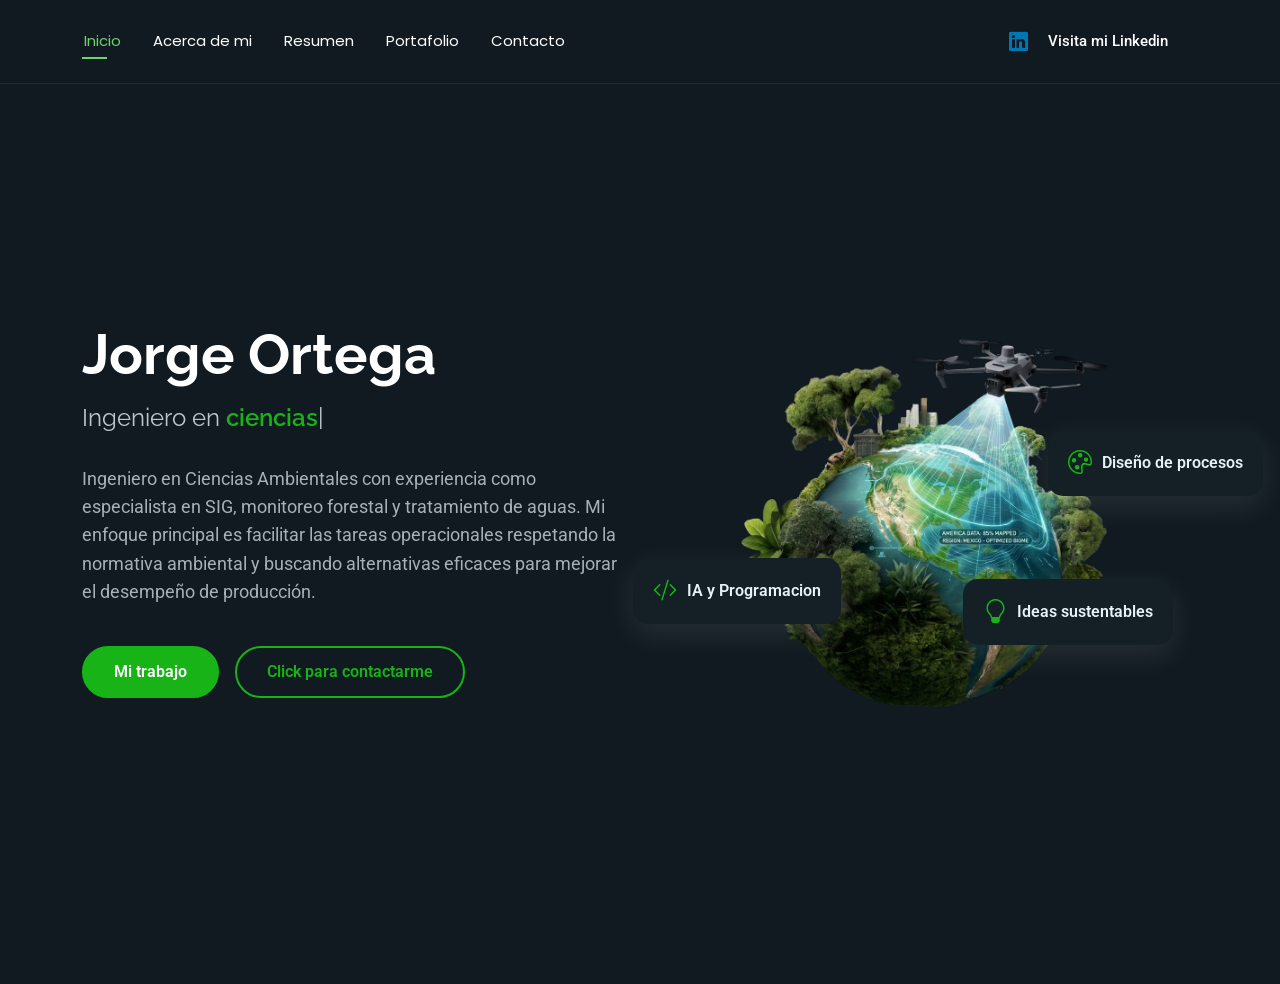
<file: index.html>
<!DOCTYPE html>
<html lang="en">

<head>
  <meta charset="utf-8">
  <meta content="width=device-width, initial-scale=1.0" name="viewport">
  <title>Presentacion Jorge De Jesus Ortega Leyva</title>
  <meta name="description" content="">
  <meta name="keywords" content="">

  <!-- Favicons -->
  <link href="assets/img/favicon.png" rel="icon">
  <link href="assets/img/apple-touch-icon.png" rel="apple-touch-icon">

  <!-- Fonts -->
  <link href="https://fonts.googleapis.com" rel="preconnect">
  <link href="https://fonts.gstatic.com" rel="preconnect" crossorigin>
  <link href="https://fonts.googleapis.com/css2?family=Roboto:ital,wght@0,100;0,300;0,400;0,500;0,700;0,900;1,100;1,300;1,400;1,500;1,700;1,900&family=Poppins:ital,wght@0,100;0,200;0,300;0,400;0,500;0,600;0,700;0,800;0,900;1,100;1,200;1,300;1,400;1,500;1,600;1,700;1,800;1,900&family=Raleway:ital,wght@0,100;0,200;0,300;0,400;0,500;0,600;0,700;0,800;0,900;1,100;1,200;1,300;1,400;1,500;1,600;1,700;1,800;1,900&display=swap" rel="stylesheet">

  <!-- Vendor CSS Files -->
  <link href="assets/vendor/bootstrap/css/bootstrap.min.css" rel="stylesheet">
  <link href="assets/vendor/bootstrap-icons/bootstrap-icons.css" rel="stylesheet">
  <link href="assets/vendor/aos/aos.css" rel="stylesheet">
  <link href="assets/vendor/swiper/swiper-bundle.min.css" rel="stylesheet">
  <link href="assets/vendor/glightbox/css/glightbox.min.css" rel="stylesheet">

  <!-- Main CSS File -->
  <link href="assets/css/main.css" rel="stylesheet">

  <!-- =======================================================
  * Template Name: FolioOne
  * Template URL: https://bootstrapmade.com/folioone-bootstrap-portfolio-website-template/
  * Updated: Aug 23 2025 with Bootstrap v5.3.7
  * Author: BootstrapMade.com
  * License: https://bootstrapmade.com/license/
  ======================================================== -->
</head>

<body class="index-page">

  <header id="header" class="header d-flex align-items-center light-background sticky-top">
    <div class="container position-relative d-flex align-items-center justify-content-between">

      <!-- <a href="index.html" class="logo d-flex align-items-center me-auto me-xl-0">
      <img src="assets/img/logo.webp" alt="">
      <h1 class="sitename">FolioOne</h1> 
    </a> -->

      <nav id="navmenu" class="navmenu">
        <ul>
          <li><a href="index.html" class="active">Inicio</a></li>
          <li><a href="about.html">Acerca de mi</a></li>
          <li><a href="resume.html">Resumen</a></li>
          <li><a href="portfolio.html">Portafolio</a></li>
          </li>
          <li><a href="contact.html">Contacto</a></li>
        </ul>
        <i class="mobile-nav-toggle d-xl-none bi bi-list"></i>
      </nav>

      <div class="header-social-links">
<!-- Copia y pega desde aquí -->
<style>
  .header-social-links {
    display: inline-flex;  /* Alinea en fila y se ajusta al contenido */
    align-items: center;   /* Centra verticalmente el icono y el texto */
    gap: 20px;              /* Espacio entre el icono y el texto */
  }

  .header-social-links a.linkedin {
    line-height: 0;        /* Quita espacios extra del enlace */
    text-decoration: none;
    font-size: 1.2rem;     /* Tamaño del icono de LinkedIn */
    color: #0077b5;        /* Color corporativo opcional */
  }

  .header-social-links .linkedin-text {
    font-size: 15px;       /* Letra más pequeña */
    margin: 0;
    font-weight: 500;
    color: #ffffff;        /* Cambia el color según tu fondo */
  }
</style>

<div class="header-social-links">
  <a href="https://www.linkedin.com/in/jorge-ortega-370ba5379/" class="linkedin">
    <i class="bi bi-linkedin"></i>
  </a>
  <p class="linkedin-text" data-aos="fade-up" data-aos-delay="300">
    Visita mi Linkedin
  </p>
</div>
<!-- Hasta aquí -->
      </div>

    </div>
  </header>

  <main class="main">

    <!-- Hero Section -->
    <section id="hero" class="hero section">

      <div class="container" data-aos="fade-up" data-aos-delay="100">

        <div class="row gy-4 align-items-center">
          <div class="col-lg-6 order-2 order-lg-1">
            <div class="hero-content">
              <h1 data-aos="fade-up" data-aos-delay="200"> Jorge Ortega <span class="highlight"></span></h1>
              <h2 data-aos="fade-up" data-aos-delay="300">Ingeniero en <span class="typed" data-typed-items=" ciencias ambientales"></span></h2>
              <p data-aos="fade-up" data-aos-delay="350">Ingeniero en Ciencias Ambientales con experiencia como especialista en SIG, monitoreo forestal y tratamiento de aguas. Mi enfoque principal es facilitar las tareas operacionales respetando la normativa ambiental y buscando alternativas eficaces para mejorar el desempeño de producción.</p>
              <div class="hero-actions" data-aos="fade-up" data-aos-delay="500">
                <a href="portfolio.html" class="btn btn-primary">Mi trabajo</a>
                <a href="contact.html" class="btn btn-outline">Click para contactarme</a>
              </div>
              <div class="social-links" data-aos="fade-up" data-aos-delay="600">
              </div>
            </div>
          </div>
          <div class="col-lg-6 order-1 order-lg-2">
            <div class="hero-image" data-aos="zoom-in" data-aos-delay="300">
              <div class="image-wrapper">
                <img src="assets/img/profile/perfil.png" alt="Sarah Mitchell" class="img-fluid">
                <div class="floating-elements">
                  <div class="floating-card design" data-aos="fade-left" data-aos-delay="700">
                    <i class="bi bi-palette"></i>
                    <span>Diseño de procesos</span>
                  </div>
                  <div class="floating-card code" data-aos="fade-right" data-aos-delay="800">
                    <i class="bi bi-code-slash"></i>
                    <span>IA y Programacion</span>
                  </div>
                  <div class="floating-card creativity" data-aos="fade-up" data-aos-delay="900">
                    <i class="bi bi-lightbulb"></i>
                    <span>Ideas sustentables</span>
                  </div>
                </div>
              </div>
            </div>
          </div>
        </div>

      </div>

    </section><!-- /Hero Section -->

  </main>

  <!-- Scroll Top -->
  <a href="#" id="scroll-top" class="scroll-top d-flex align-items-center justify-content-center"><i class="bi bi-arrow-up-short"></i></a>

  <!-- Preloader -->
  <div id="preloader"></div>

  <!-- Vendor JS Files -->
  <script src="assets/vendor/bootstrap/js/bootstrap.bundle.min.js"></script>
  <script src="assets/vendor/php-email-form/validate.js"></script>
  <script src="assets/vendor/aos/aos.js"></script>
  <script src="assets/vendor/typed.js/typed.umd.js"></script>
  <script src="assets/vendor/waypoints/noframework.waypoints.js"></script>
  <script src="assets/vendor/purecounter/purecounter_vanilla.js"></script>
  <script src="assets/vendor/swiper/swiper-bundle.min.js"></script>
  <script src="assets/vendor/imagesloaded/imagesloaded.pkgd.min.js"></script>
  <script src="assets/vendor/isotope-layout/isotope.pkgd.min.js"></script>
  <script src="assets/vendor/glightbox/js/glightbox.min.js"></script>

  <!-- Main JS File -->
  <script src="assets/js/main.js"></script>

</body>

</html>
</file>
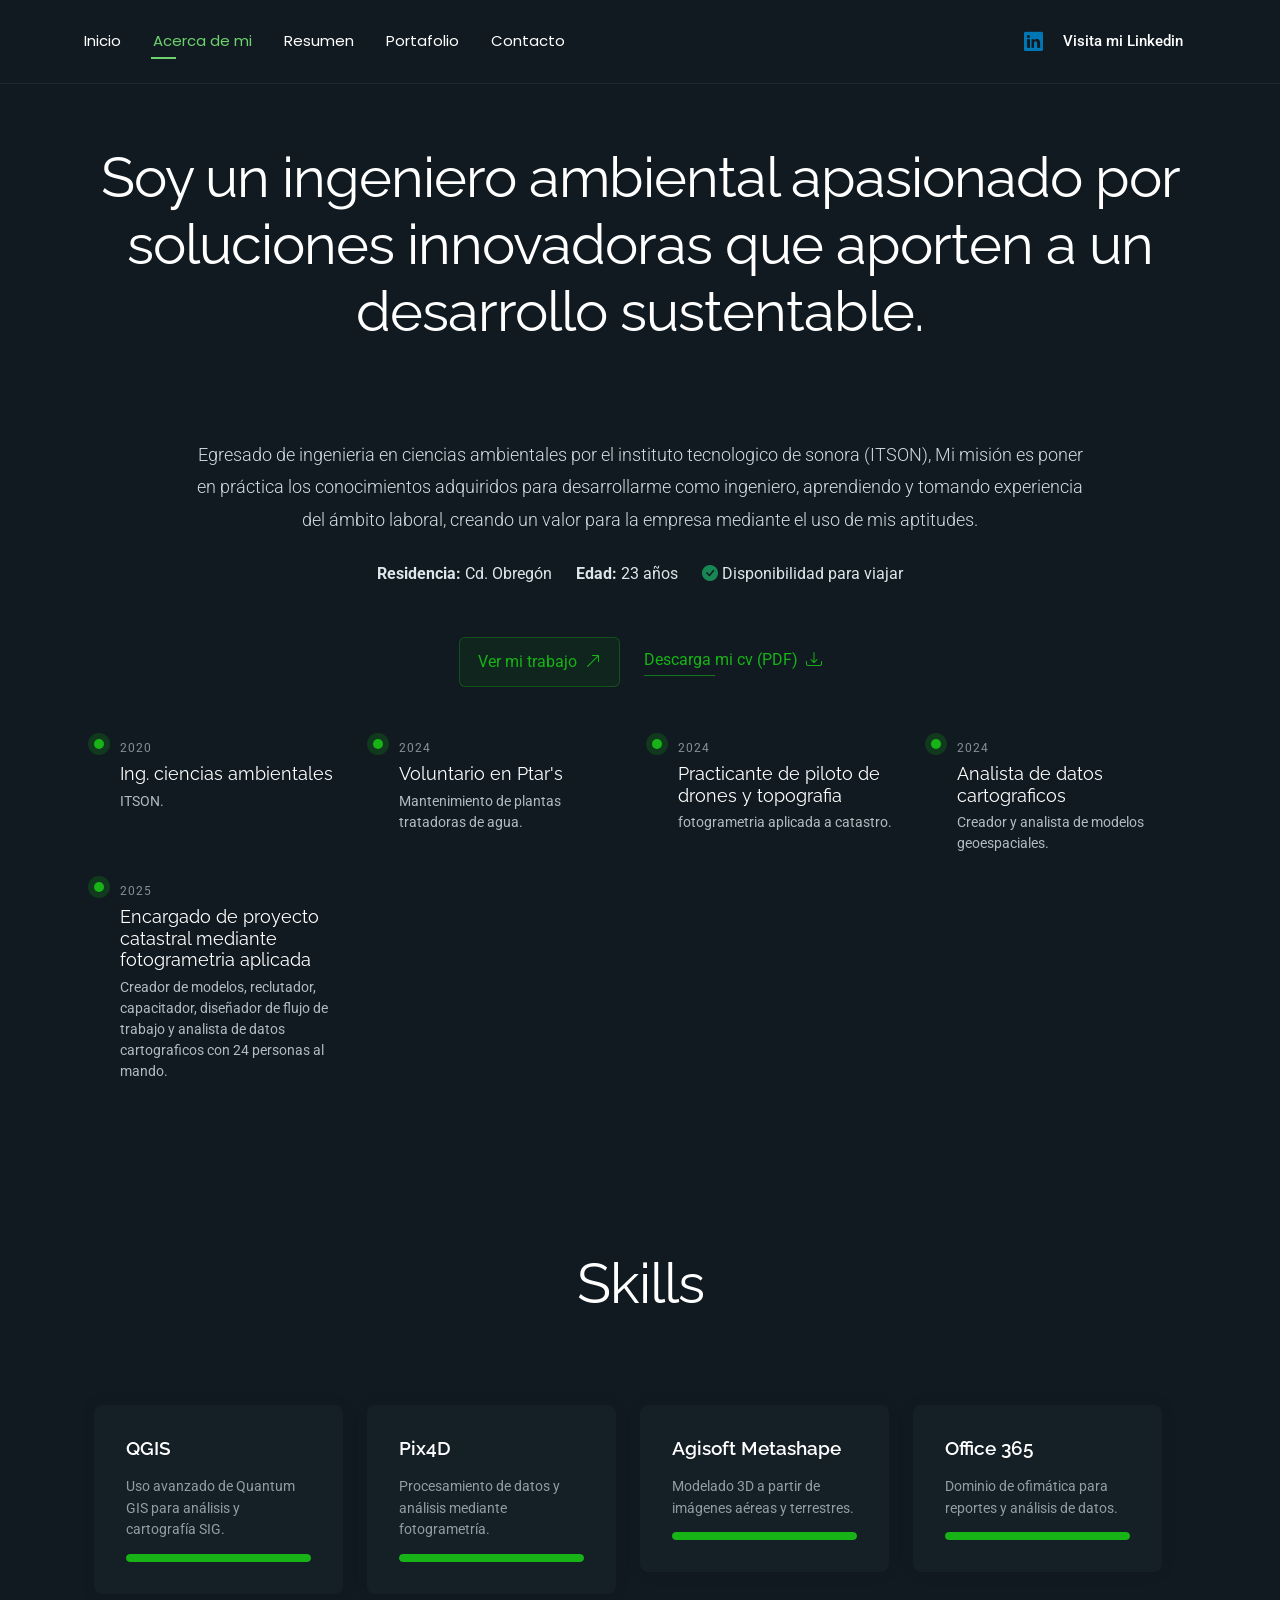
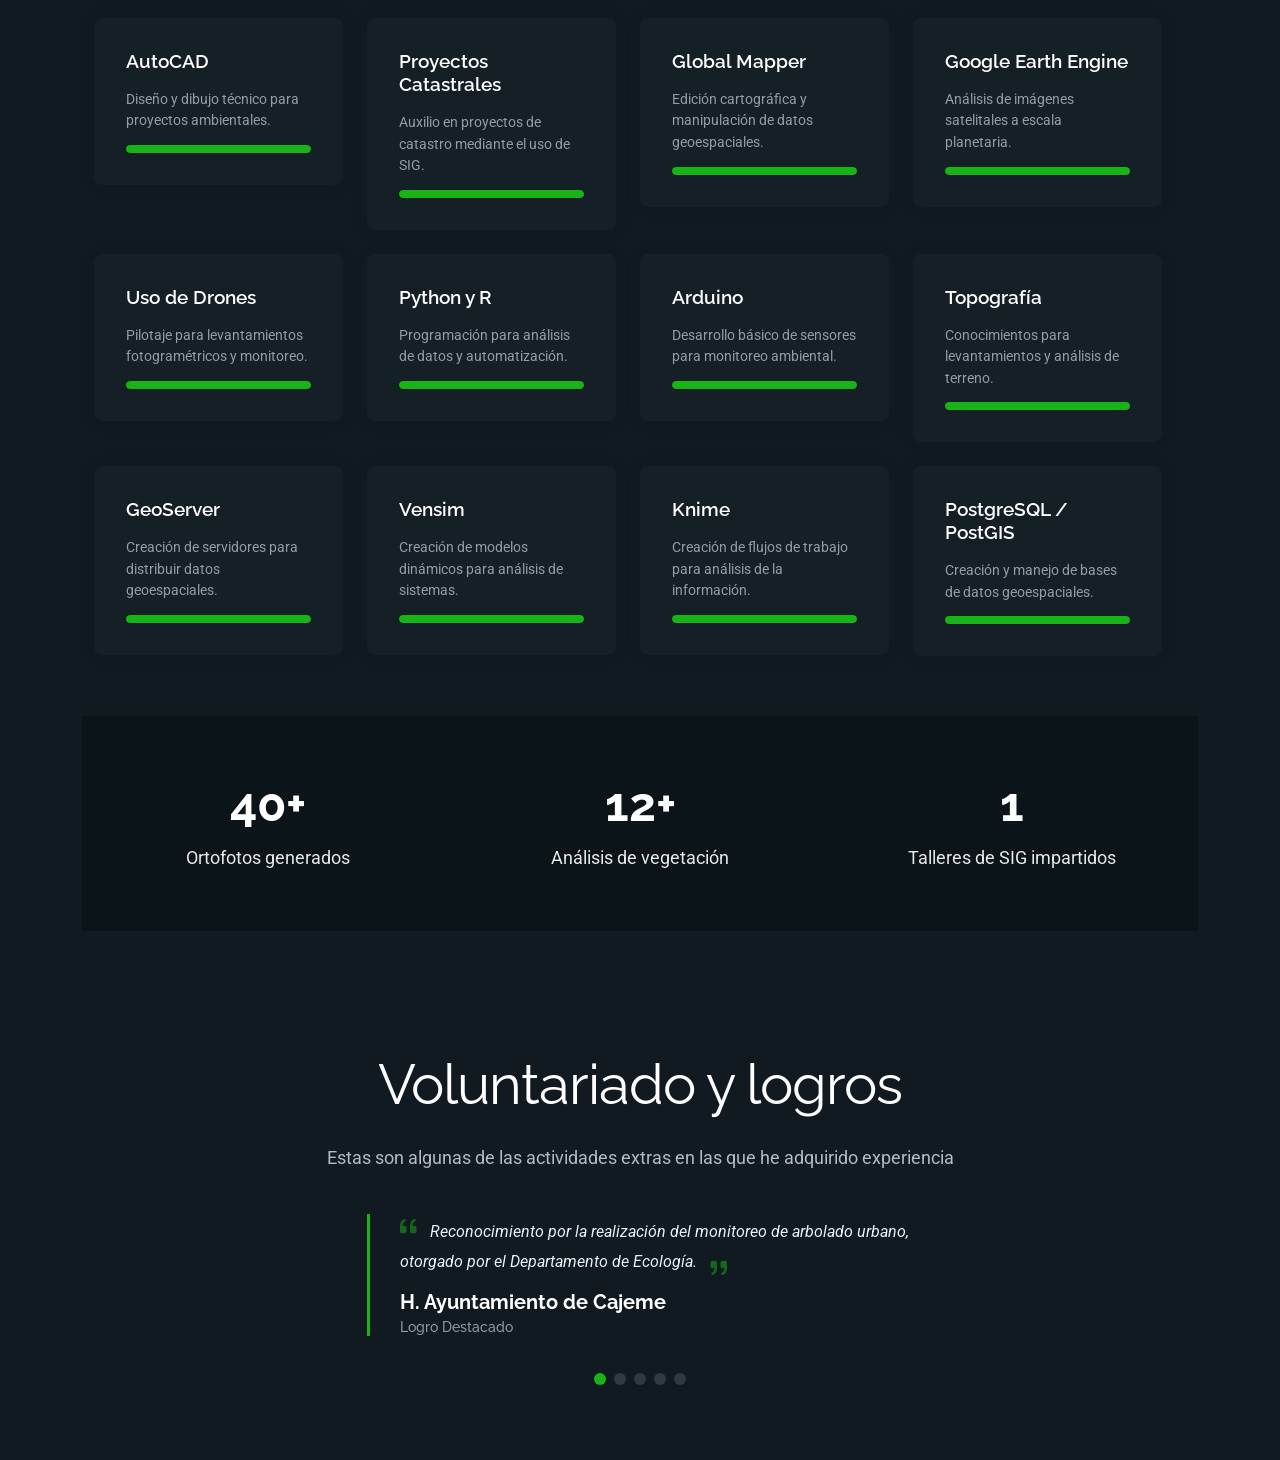
<file: about.html>
<!DOCTYPE html>
<html lang="en">

<head>
  <meta charset="utf-8">
  <meta content="width=device-width, initial-scale=1.0" name="viewport">
  <title>Jorge De Jesus Ortega Leyva</title>
  <meta name="description" content="">
  <meta name="keywords" content="">

  <!-- Favicons -->
  <link href="assets/img/favicon.png" rel="icon">
  <link href="assets/img/apple-touch-icon.png" rel="apple-touch-icon">

  <!-- Fonts -->
  <link href="https://fonts.googleapis.com" rel="preconnect">
  <link href="https://fonts.gstatic.com" rel="preconnect" crossorigin>
  <link href="https://fonts.googleapis.com/css2?family=Roboto:ital,wght@0,100;0,300;0,400;0,500;0,700;0,900;1,100;1,300;1,400;1,500;1,700;1,900&family=Poppins:ital,wght@0,100;0,200;0,300;0,400;0,500;0,600;0,700;0,800;0,900;1,100;1,200;1,300;1,400;1,500;1,600;1,700;1,800;1,900&family=Raleway:ital,wght@0,100;0,200;0,300;0,400;0,500;0,600;0,700;0,800;0,900;1,100;1,200;1,300;1,400;1,500;1,600;1,700;1,800;1,900&display=swap" rel="stylesheet">

  <!-- Vendor CSS Files -->
  <link href="assets/vendor/bootstrap/css/bootstrap.min.css" rel="stylesheet">
  <link href="assets/vendor/bootstrap-icons/bootstrap-icons.css" rel="stylesheet">
  <link href="assets/vendor/aos/aos.css" rel="stylesheet">
  <link href="assets/vendor/swiper/swiper-bundle.min.css" rel="stylesheet">
  <link href="assets/vendor/glightbox/css/glightbox.min.css" rel="stylesheet">

  <!-- Main CSS File -->
  <link href="assets/css/main.css" rel="stylesheet">

  <!-- =======================================================
  * Template Name: FolioOne
  * Template URL: https://bootstrapmade.com/folioone-bootstrap-portfolio-website-template/
  * Updated: Aug 23 2025 with Bootstrap v5.3.7
  * Author: BootstrapMade.com
  * License: https://bootstrapmade.com/license/
  ======================================================== -->
</head>

<body class="about-page">

  <header id="header" class="header d-flex align-items-center light-background sticky-top">
    <div class="container position-relative d-flex align-items-center justify-content-between">

      <!-- <a href="index.html" class="logo d-flex align-items-center me-auto me-xl-0">
      <img src="assets/img/logo.webp" alt="">
      <h1 class="sitename">FolioOne</h1> 
    </a> -->

      <nav id="navmenu" class="navmenu">
        <ul>
          <li><a href="index.html">Inicio</a></li>
          <li><a href="about.html" class="active">Acerca de mi</a></li>
          <li><a href="resume.html">Resumen</a></li>
          <li><a href="portfolio.html">Portafolio</a></li>   
          </li>
          <li><a href="contact.html">Contacto</a></li>
        </ul>
        <i class="mobile-nav-toggle d-xl-none bi bi-list"></i>
      </nav>

<style>
  .header-social-links {
    display: inline-flex;  /* Alinea en fila y se ajusta al contenido */
    align-items: center;   /* Centra verticalmente el icono y el texto */
    gap: 20px;              /* Espacio entre el icono y el texto */
  }

  .header-social-links a.linkedin {
    line-height: 0;        /* Quita espacios extra del enlace */
    text-decoration: none;
    font-size: 1.2rem;     /* Tamaño del icono de LinkedIn */
    color: #0077b5;        /* Color corporativo opcional */
  }

  .header-social-links .linkedin-text {
    font-size: 15px;       /* Letra más pequeña */
    margin: 0;
    font-weight: 500;
    color: #ffffff;        /* Cambia el color según tu fondo */
  }
</style>

<div class="header-social-links">
  <a href="https://www.linkedin.com/in/jorge-ortega-370ba5379/" class="linkedin">
    <i class="bi bi-linkedin"></i>
  </a>
  <p class="linkedin-text" data-aos="fade-up" data-aos-delay="300">
    Visita mi Linkedin
  </p>
</div>
<!-- Hasta aquí -->

    </div>
  </header>

  <main class="main">

    <!-- About Section -->
    <section id="about" class="about section">

      <!-- Section Title -->
      <div class="container section-title pb-0" data-aos="fade-up">
        <h2>Soy un ingeniero ambiental apasionado por soluciones innovadoras que aporten a un desarrollo sustentable.</h2>
      </div><!-- End Section Title -->

      <div class="container" data-aos="fade-up" data-aos-delay="100">

        <!-- About Section -->
<section id="about" class="about section">

  <div class="container" data-aos="fade-up" data-aos-delay="100">

    <!-- Intro Expandido Horizontalmente -->
    <div class="row justify-content-center mb-5">
      <div class="col-lg-12" data-aos="fade-up" data-aos-delay="150">
        <div class="intro-content text-center"> <!-- Añadí text-center para que se vea mejor a lo ancho -->
          <h2 class="headline"></h2>
          
          <p class="lead mx-auto" style="max-width: 900px;">
            Egresado de ingenieria en ciencias ambientales por el instituto tecnologico de sonora (ITSON), Mi misión es poner en práctica los conocimientos adquiridos para desarrollarme
            como ingeniero, aprendiendo y tomando experiencia del ámbito laboral,
            creando un valor para la empresa mediante el uso de mis aptitudes.
          </p>

          <!-- Datos en línea horizontal -->
          <div class="d-flex justify-content-center gap-4 mt-4 flex-wrap">
            <p><strong>Residencia:</strong> Cd. Obregón</p>
            <p><strong>Edad:</strong> 23 años</p>
            <p><i class="bi bi-check-circle-fill text-success"></i> Disponibilidad para viajar</p>
          </div>

          <div class="cta-group justify-content-center mt-4">
            <a href="portfolio.html" class="btn-ghost">
              Ver mi trabajo <i class="bi bi-arrow-up-right"></i>
            </a>
            <a href="assets/cv/CV JORGE ORTEGA 2026.pdf" class="link-underline" download>
              Descarga mi cv (PDF) <i class="bi bi-download"></i>
            </a>
          </div>
        </div>
      </div>
    </div>
    <!-- Fin Intro Expandido -->

    <!-- El resto de tu código (Skills Grid, Timeline, etc.) sigue igual debajo... -->

        <!-- Journey Timeline -->
        <div class="mb-5">
          <div class="row g-4">
            <div class="col-md-6 col-lg-3" data-aos="fade-up" data-aos-delay="120">
              <article class="timeline-item">
                <span class="dot"></span>
                <time>2020</time>
                <h4>Ing. ciencias ambientales</h4>
                <p>ITSON.</p>
              </article>
            </div>
            <div class="col-md-6 col-lg-3" data-aos="fade-up" data-aos-delay="180">
              <article class="timeline-item">
                <span class="dot"></span>
                <time>2024</time>
                <h4>Voluntario en Ptar's</h4>
                <p>Mantenimiento de plantas tratadoras de agua.</p>
              </article>
            </div>
            <div class="col-md-6 col-lg-3" data-aos="fade-up" data-aos-delay="240">
              <article class="timeline-item">
                <span class="dot"></span>
                <time>2024</time>
                <h4>Practicante de piloto de drones y topografia</h4>
                <p>fotogrametria aplicada a catastro.</p>
              </article>
            </div>
            <div class="col-md-6 col-lg-3" data-aos="fade-up" data-aos-delay="300">
              <article class="timeline-item">
                <span class="dot"></span>
                <time>2024</time>
                <h4>Analista de datos cartograficos</h4>
                <p>Creador y analista de modelos geoespaciales.</p>
              </article>
            </div>
             <div class="col-md-6 col-lg-3" data-aos="fade-up" data-aos-delay="300">
              <article class="timeline-item">
                <span class="dot"></span>
                <time>2025</time>
                <h4>Encargado de proyecto catastral mediante fotogrametria aplicada</h4>
                <p>Creador de modelos, reclutador, capacitador, diseñador de flujo de trabajo y analista de datos cartograficos con 24 personas al mando.</p>
              </article>
          </div>
        </div>
        <!-- End Journey Timeline -->

      </div>

    </section><!-- /About Section -->

    <!-- Skills Section -->
    <section id="skills" class="skills section">

      <!-- Section Title -->
      <div class="container section-title" data-aos="fade-up">
        <h2>Skills</h2>
      </div><!-- End Section Title -->

      <div class="container" data-aos="fade-up" data-aos-delay="100">

       <div class="row g-4 skills-animation">

  <div class="row g-4 skills-animation">

    <div class="col-md-6 col-lg-3" data-aos="fade-up" data-aos-delay="100">
        <div class="skill-box">
            <h3>QGIS</h3>
            <p>Uso avanzado de Quantum GIS para análisis y cartografía SIG.</p>
            <div class="progress">
                <div class="progress-bar" role="progressbar" style="width: 100%;" aria-valuenow="100" aria-valuemin="0" aria-valuemax="100"></div>
            </div>
        </div>
    </div>

    <div class="col-md-6 col-lg-3" data-aos="fade-up" data-aos-delay="200">
        <div class="skill-box">
            <h3>Pix4D</h3>
            <p>Procesamiento de datos y análisis mediante fotogrametría.</p>
            <div class="progress">
                <div class="progress-bar" role="progressbar" style="width: 100%;" aria-valuenow="100" aria-valuemin="0" aria-valuemax="100"></div>
            </div>
        </div>
    </div>

    <div class="col-md-6 col-lg-3" data-aos="fade-up" data-aos-delay="300">
        <div class="skill-box">
            <h3>Agisoft Metashape</h3>
            <p>Modelado 3D a partir de imágenes aéreas y terrestres.</p>
            <div class="progress">
                <div class="progress-bar" role="progressbar" style="width: 100%;" aria-valuenow="100" aria-valuemin="0" aria-valuemax="100"></div>
            </div>
        </div>
    </div>

    <div class="col-md-6 col-lg-3" data-aos="fade-up" data-aos-delay="400">
        <div class="skill-box">
            <h3>Office 365</h3>
            <p>Dominio de ofimática para reportes y análisis de datos.</p>
            <div class="progress">
                <div class="progress-bar" role="progressbar" style="width: 100%;" aria-valuenow="100" aria-valuemin="0" aria-valuemax="100"></div>
            </div>
        </div>
    </div>

    <div class="col-md-6 col-lg-3" data-aos="fade-up" data-aos-delay="100">
        <div class="skill-box">
            <h3>AutoCAD</h3>
            <p>Diseño y dibujo técnico para proyectos ambientales.</p>
            <div class="progress">
                <div class="progress-bar" role="progressbar" style="width: 100%;" aria-valuenow="100" aria-valuemin="0" aria-valuemax="100"></div>
            </div>
        </div>
    </div>

    <div class="col-md-6 col-lg-3" data-aos="fade-up" data-aos-delay="200">
        <div class="skill-box">
            <h3>Proyectos Catastrales</h3>
            <p>Auxilio en proyectos de catastro mediante el uso de SIG.</p>
            <div class="progress">
                <div class="progress-bar" role="progressbar" style="width: 100%;" aria-valuenow="100" aria-valuemin="0" aria-valuemax="100"></div>
            </div>
        </div>
    </div>

    <div class="col-md-6 col-lg-3" data-aos="fade-up" data-aos-delay="300">
        <div class="skill-box">
            <h3>Global Mapper</h3>
            <p>Edición cartográfica y manipulación de datos geoespaciales.</p>
            <div class="progress">
                <div class="progress-bar" role="progressbar" style="width: 100%;" aria-valuenow="100" aria-valuemin="0" aria-valuemax="100"></div>
            </div>
        </div>
    </div>

    <div class="col-md-6 col-lg-3" data-aos="fade-up" data-aos-delay="400">
        <div class="skill-box">
            <h3>Google Earth Engine</h3>
            <p>Análisis de imágenes satelitales a escala planetaria.</p>
            <div class="progress">
                <div class="progress-bar" role="progressbar" style="width: 100%;" aria-valuenow="100" aria-valuemin="0" aria-valuemax="100"></div>
            </div>
        </div>
    </div>
    
    <div class="col-md-6 col-lg-3" data-aos="fade-up" data-aos-delay="100">
        <div class="skill-box">
            <h3>Uso de Drones</h3>
            <p>Pilotaje para levantamientos fotogramétricos y monitoreo.</p>
            <div class="progress">
                <div class="progress-bar" role="progressbar" style="width: 100%;" aria-valuenow="100" aria-valuemin="0" aria-valuemax="100"></div>
            </div>
        </div>
    </div>

    <div class="col-md-6 col-lg-3" data-aos="fade-up" data-aos-delay="200">
        <div class="skill-box">
            <h3>Python y R</h3>
            <p>Programación para análisis de datos y automatización.</p>
            <div class="progress">
                <div class="progress-bar" role="progressbar" style="width: 100%;" aria-valuenow="100" aria-valuemin="0" aria-valuemax="100"></div>
            </div>
        </div>
    </div>

    <div class="col-md-6 col-lg-3" data-aos="fade-up" data-aos-delay="300">
        <div class="skill-box">
            <h3>Arduino</h3>
            <p>Desarrollo básico de sensores para monitoreo ambiental.</p>
            <div class="progress">
                <div class="progress-bar" role="progressbar" style="width: 100%;" aria-valuenow="100" aria-valuemin="0" aria-valuemax="100"></div>
            </div>
        </div>
    </div>

    <div class="col-md-6 col-lg-3" data-aos="fade-up" data-aos-delay="400">
        <div class="skill-box">
            <h3>Topografía</h3>
            <p>Conocimientos para levantamientos y análisis de terreno.</p>
            <div class="progress">
                <div class="progress-bar" role="progressbar" style="width: 100%;" aria-valuenow="100" aria-valuemin="0" aria-valuemax="100"></div>
            </div>
        </div>
    </div>

    <div class="col-md-6 col-lg-3" data-aos="fade-up" data-aos-delay="100">
        <div class="skill-box">
            <h3>GeoServer</h3>
            <p>Creación de servidores para distribuir datos geoespaciales.</p>
            <div class="progress">
                <div class="progress-bar" role="progressbar" style="width: 100%;" aria-valuenow="100" aria-valuemin="0" aria-valuemax="100"></div>
            </div>
        </div>
    </div>

    <div class="col-md-6 col-lg-3" data-aos="fade-up" data-aos-delay="200">
        <div class="skill-box">
            <h3>Vensim</h3>
            <p>Creación de modelos dinámicos para análisis de sistemas.</p>
            <div class="progress">
                <div class="progress-bar" role="progressbar" style="width: 100%;" aria-valuenow="100" aria-valuemin="0" aria-valuemax="100"></div>
            </div>
        </div>
    </div>

    <div class="col-md-6 col-lg-3" data-aos="fade-up" data-aos-delay="300">
        <div class="skill-box">
            <h3>Knime</h3>
            <p>Creación de flujos de trabajo para análisis de la información.</p>
            <div class="progress">
                <div class="progress-bar" role="progressbar" style="width: 100%;" aria-valuenow="100" aria-valuemin="0" aria-valuemax="100"></div>
            </div>
        </div>
    </div>

    <div class="col-md-6 col-lg-3" data-aos="fade-up" data-aos-delay="400">
        <div class="skill-box">
            <h3>PostgreSQL / PostGIS</h3>
            <p>Creación y manejo de bases de datos geoespaciales.</p>
            <div class="progress">
                <div class="progress-bar" role="progressbar" style="width: 100%;" aria-valuenow="100" aria-valuemin="0" aria-valuemax="100"></div>
            </div>
        </div>
    </div>

</div>

    </section><!-- /Skills Section -->

    <!-- Stats Section -->
    <section id="stats" class="stats section dark-background">

<div class="container" data-aos="fade-up" data-aos-delay="100">

        <div class="row align-items-center justify-content-center">

          <div class="col-lg-12">
            <div class="row counters justify-content-center">

              <div class="col-md-4 text-center" data-aos="fade-up" data-aos-delay="300">
                <h2><span data-purecounter-start="0" data-purecounter-end="100" data-purecounter-duration="1" class="purecounter"></span>+</h2>
                <p>Ortofotos generados</p>
              </div>

              <div class="col-md-4 text-center" data-aos="fade-up" data-aos-delay="400">
                <h2><span data-purecounter-start="0" data-purecounter-end="30" data-purecounter-duration="1" class="purecounter"></span>+</h2>
                <p>Análisis de vegetación</p>
              </div>

              <div class="col-md-4 text-center" data-aos="fade-up" data-aos-delay="500">
                <h2><span data-purecounter-start="0" data-purecounter-end="3" data-purecounter-duration="1" class="purecounter"></span></h2>
                <p>Talleres de SIG impartidos</p>
              </div>

            </div>
          </div>

        </div>

      </div>
            </div>
          </div>
        </div>
      </div>

    </section><!-- /Stats Section -->

    <!-- Testimonials Section -->
    <section id="testimonials" class="testimonials section">

      <!-- Section Title -->
      <div class="container section-title" data-aos="fade-up">
        <h2>Voluntariado y logros</h2>
        <p>Estas son algunas de las actividades extras en las que he adquirido experiencia</p>
      </div><!-- End Section Title -->

      <div class="container" data-aos="fade-up" data-aos-delay="100">

        <div class="swiper init-swiper">
          <script type="application/json" class="swiper-config">
            {
              "loop": true,
              "speed": 600,
              "autoplay": {
                "delay": 5000
              },
              "slidesPerView": "auto",
              "pagination": {
                "el": ".swiper-pagination",
                "type": "bullets",
                "clickable": true
              }
            }
          </script>
          <div class="swiper-wrapper">
<div class="swiper-slide">
            <div class="testimonial-item">
              <div class="row gy-4 justify-content-center">
                <div class="col-lg-6">
                  <div class="testimonial-content">
                    <p>
                      <i class="bi bi-quote quote-icon-left"></i>
                      <span>Reconocimiento por la realización del monitoreo de arbolado urbano, otorgado por el Departamento de Ecología.</span>
                      <i class="bi bi-quote quote-icon-right"></i>
                    </p>
                    <h3>H. Ayuntamiento de Cajeme</h3>
                    <h4>Logro Destacado</h4>
                  </div>
                </div>
              </div>
            </div>
          </div><div class="swiper-slide">
            <div class="testimonial-item">
              <div class="row gy-4 justify-content-center">
                <div class="col-lg-6">
                  <div class="testimonial-content">
                    <p>
                      <i class="bi bi-quote quote-icon-left"></i>
                      <span>Reconocimiento por haber impartido taller sobre el uso de SIG en dispositivos moviles (ITSON)</span>
                      <i class="bi bi-quote quote-icon-right"></i>
                    </p>
                    <h3>Departamento del agua y medio ambiente ITSON</h3>
                    <h4>Voluntariado y Liderazgo</h4>
                  </div>
                </div>
              </div>
            </div>
          </div><div class="swiper-slide">
            <div class="testimonial-item">
              <div class="row gy-4 justify-content-center">
                <div class="col-lg-6">
                  <div class="testimonial-content">
                    <p>
                      <i class="bi bi-quote quote-icon-left"></i>
                      <span>Presentación de ponencia sobre el 'Cálculo histórico de NDVI en relación a la mancha urbana 1994-2024'.</span>
                      <i class="bi bi-quote quote-icon-right"></i>
                    </p>
                    <h3>2º Congreso Internacional de Tecnologías</h3>
                    <h4>Logro Académico</h4>
                  </div>
                </div>
              </div>
            </div>
          </div><div class="swiper-slide">
            <div class="testimonial-item">
              <div class="row gy-4 justify-content-center">
                <div class="col-lg-6">
                  <div class="testimonial-content">
                    <p>
                      <i class="bi bi-quote quote-icon-left"></i>
                      <span>Obtención del primer lugar en el concurso regional, presentando un proyecto innovador en el área de emprendimiento ambiental.</span>
                      <i class="bi bi-quote quote-icon-right"></i>
                    </p>
                    <h3>Concurso Regional de Emprendimiento</h3>
                    <h4>Logro Académico</h4>
                  </div>
                </div>
              </div>
            </div>
          </div><div class="swiper-slide">
            <div class="testimonial-item">
              <div class="row gy-4 justify-content-center">
                <div class="col-lg-6">
                  <div class="testimonial-content">
                    <p>
                      <i class="bi bi-quote quote-icon-left"></i>
                      <span>Reconocimiento por haber impartido taller sobre fotogrametria en la carrera de geociencias ITESCA</span>
                      <i class="bi bi-quote quote-icon-right"></i>
                    </p>
                    <h3>Geociencias ITESCA</h3>
                    <h4>Voluntariado y Liderazgo</h4>
                  </div>
                </div>
              </div>
            </div>
          </div>```
                    </div>
                  </div>
                  <div class="col-lg-2 text-center">
                  </div>
                </div>
              </div>
            </div><!-- End testimonial item -->

          </div>
          <div class="swiper-pagination"></div>
        </div>

      </div>

    </section><!-- /Testimonials Section -->

  </main>

  <!-- Scroll Top -->
  <a href="#" id="scroll-top" class="scroll-top d-flex align-items-center justify-content-center"><i class="bi bi-arrow-up-short"></i></a>

  <!-- Preloader -->
  <div id="preloader"></div>

  <!-- Vendor JS Files -->
  <script src="assets/vendor/bootstrap/js/bootstrap.bundle.min.js"></script>
  <script src="assets/vendor/php-email-form/validate.js"></script>
  <script src="assets/vendor/aos/aos.js"></script>
  <script src="assets/vendor/typed.js/typed.umd.js"></script>
  <script src="assets/vendor/waypoints/noframework.waypoints.js"></script>
  <script src="assets/vendor/purecounter/purecounter_vanilla.js"></script>
  <script src="assets/vendor/swiper/swiper-bundle.min.js"></script>
  <script src="assets/vendor/imagesloaded/imagesloaded.pkgd.min.js"></script>
  <script src="assets/vendor/isotope-layout/isotope.pkgd.min.js"></script>
  <script src="assets/vendor/glightbox/js/glightbox.min.js"></script>

  <!-- Main JS File -->
  <script src="assets/js/main.js"></script>

</body>

</html>
</file>
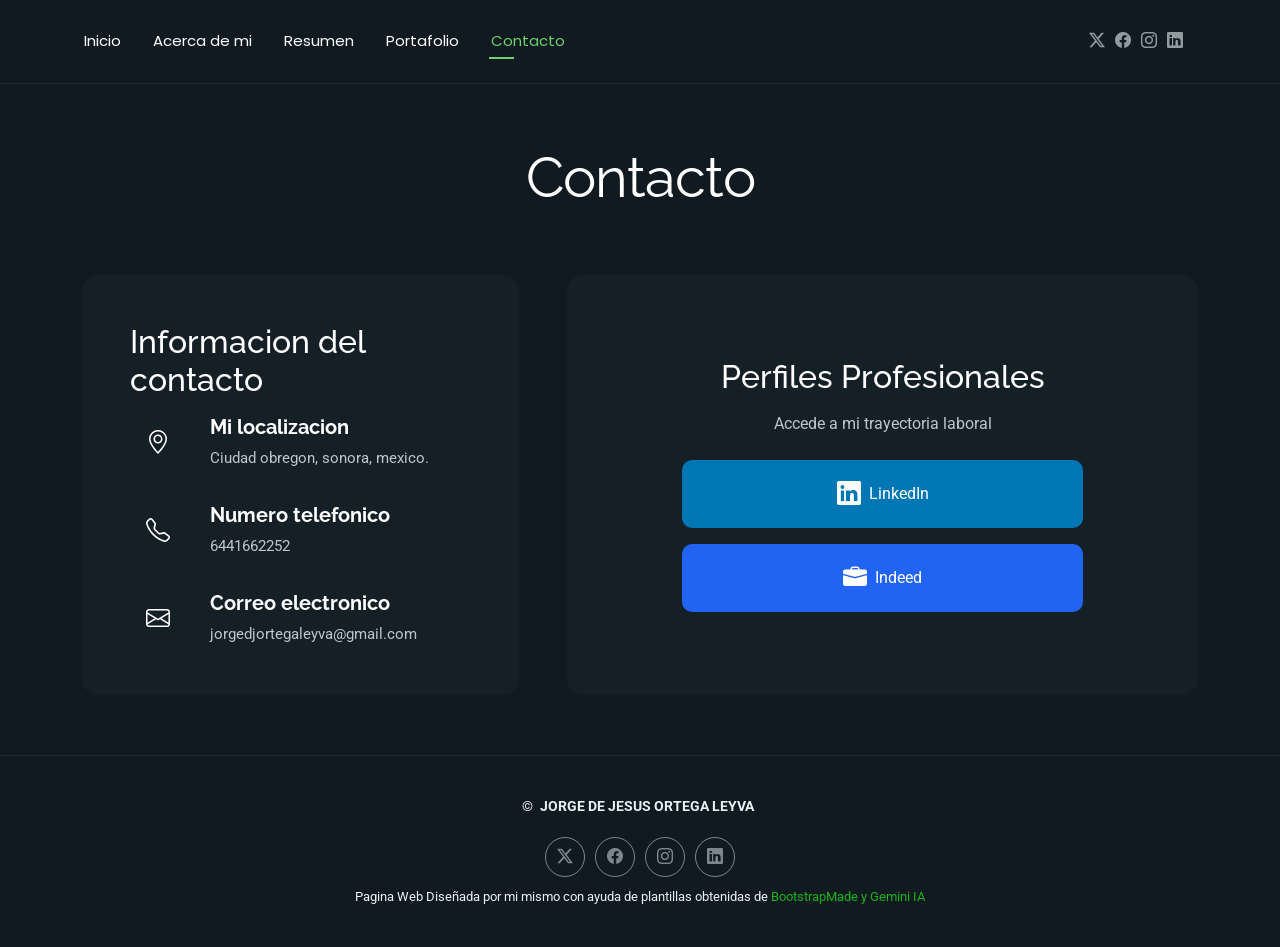
<file: contact.html>
<!DOCTYPE html>
<html lang="en">

<head>
  <meta charset="utf-8">
  <meta content="width=device-width, initial-scale=1.0" name="viewport">
  <title>Contacto</title>
  <meta name="description" content="">
  <meta name="keywords" content="">

  <!-- Favicons -->
  <link href="assets/img/favicon.png" rel="icon">
  <link href="assets/img/apple-touch-icon.png" rel="apple-touch-icon">

  <!-- Fonts -->
  <link href="https://fonts.googleapis.com" rel="preconnect">
  <link href="https://fonts.gstatic.com" rel="preconnect" crossorigin>
  <link href="https://fonts.googleapis.com/css2?family=Roboto:ital,wght@0,100;0,300;0,400;0,500;0,700;0,900;1,100;1,300;1,400;1,500;1,700;1,900&family=Poppins:ital,wght@0,100;0,200;0,300;0,400;0,500;0,600;0,700;0,800;0,900;1,100;1,200;1,300;1,400;1,500;1,600;1,700;1,800;1,900&family=Raleway:ital,wght@0,100;0,200;0,300;0,400;0,500;0,600;0,700;0,800;0,900;1,100;1,200;1,300;1,400;1,500;1,600;1,700;1,800;1,900&display=swap" rel="stylesheet">

  <!-- Vendor CSS Files -->
  <link href="assets/vendor/bootstrap/css/bootstrap.min.css" rel="stylesheet">
  <link href="assets/vendor/bootstrap-icons/bootstrap-icons.css" rel="stylesheet">
  <link href="assets/vendor/aos/aos.css" rel="stylesheet">
  <link href="assets/vendor/swiper/swiper-bundle.min.css" rel="stylesheet">
  <link href="assets/vendor/glightbox/css/glightbox.min.css" rel="stylesheet">

  <!-- Main CSS File -->
  <link href="assets/css/main.css" rel="stylesheet">

  <!-- =======================================================
  * Template Name: FolioOne
  * Template URL: https://bootstrapmade.com/folioone-bootstrap-portfolio-website-template/
  * Updated: Aug 23 2025 with Bootstrap v5.3.7
  * Author: BootstrapMade.com
  * License: https://bootstrapmade.com/license/
  ======================================================== -->
</head>

<body class="contact-page">

  <header id="header" class="header d-flex align-items-center light-background sticky-top">
    <div class="container position-relative d-flex align-items-center justify-content-between">

      <!-- <a href="index.html" class="logo d-flex align-items-center me-auto me-xl-0">
      <img src="assets/img/logo.webp" alt="">
      <h1 class="sitename">FolioOne</h1> 
    </a> -->

      <nav id="navmenu" class="navmenu">
        <ul>
          <li><a href="index.html">Inicio</a></li>
          <li><a href="about.html">Acerca de mi</a></li>
          <li><a href="resume.html">Resumen</a></li>
         <li><a href="portfolio.html">Portafolio</a></li>

          
         
          </li>
          <li><a href="contact.html" class="active">Contacto</a></li>
        </ul>
        <i class="mobile-nav-toggle d-xl-none bi bi-list"></i>
      </nav>

      <div class="header-social-links">
        <a href="#" class="twitter"><i class="bi bi-twitter-x"></i></a>
        <a href="#" class="facebook"><i class="bi bi-facebook"></i></a>
        <a href="#" class="instagram"><i class="bi bi-instagram"></i></a>
        <a href="#" class="linkedin"><i class="bi bi-linkedin"></i></a>
      </div>

    </div>
  </header>

  <main class="main">

    <!-- Contact Section -->
    <section id="contact" class="contact section">

      <!-- Section Title -->
      <div class="container section-title" data-aos="fade-up">
        <h2>Contacto</h2>
      </div><!-- End Section Title -->

      <div class="container" data-aos="fade-up" data-aos-delay="100">

        <!-- Inicia la fila de contacto -->
        <div class="row g-4 g-lg-5">
          
          <!-- COLUMNA IZQUIERDA (Tu información actual) -->
          <div class="col-lg-5">
            <div class="info-box" data-aos="fade-up" data-aos-delay="200">
              <h3>Informacion del contacto</h3>

              <div class="info-item" data-aos="fade-up" data-aos-delay="300">
                <div class="icon-box">
                  <i class="bi bi-geo-alt"></i>
                </div>
                <div class="content">
                  <h4>Mi localizacion</h4>
                  <p>Ciudad obregon, sonora, mexico.</p>
                </div>
              </div>

              <div class="info-item" data-aos="fade-up" data-aos-delay="400">
                <div class="icon-box">
                  <i class="bi bi-telephone"></i>
                </div>
                <div class="content">
                  <h4>Numero telefonico</h4>
                  <p>6441662252</p>
                </div>
              </div>

              <div class="info-item" data-aos="fade-up" data-aos-delay="500">
                <div class="icon-box">
                  <i class="bi bi-envelope"></i>
                </div>
                <div class="content">
                  <h4>Correo electronico</h4>
                  <p>jorgedjortegaleyva@gmail.com</p>
                </div>
              </div>
            </div>
          </div> <!-- Fin Columna Izquierda -->

          <!-- COLUMNA DERECHA (Tus nuevos botones) -->
          <div class="col-lg-7">
            <div class="info-box d-flex flex-column justify-content-center align-items-center" data-aos="fade-up" data-aos-delay="200" style="height: 100%; text-align: center; min-height: 400px;">
              <h3>Perfiles Profesionales</h3>
              <p class="mb-4">Accede a mi trayectoria laboral</p>
              
              <div class="d-grid gap-3 w-75">
                <!-- Botón LinkedIn -->
                <a href="https://www.linkedin.com/in/jorge-ortega-370ba5379/" target="_blank" class="btn btn-primary d-flex align-items-center justify-content-center py-3" style="background-color: #0077b5; border: none; border-radius: 10px; color: white; text-decoration: none;">
                  <i class="bi bi-linkedin me-2" style="font-size: 1.5rem;"></i> LinkedIn
                </a>

                <!-- Botón Indeed -->
                <a href="https://profile.indeed.com/p/jorgedejesuso-glfk5vt" target="_blank" class="btn btn-primary d-flex align-items-center justify-content-center py-3" style="background-color: #2164f3; border: none; border-radius: 10px; color: white; text-decoration: none;">
                  <i class="bi bi-briefcase-fill me-2" style="font-size: 1.5rem;"></i> Indeed
                </a>
              </div>
            </div>
          </div> <!-- Fin Columna Derecha -->

        </div> <!-- Fin del Row -->
                </div>
              </div>
            </div>
            
          </div>

          
                    
                  </div>

                </div>
              </form>

            </div>
          </div>

        </div>

      </div>

    </section><!-- /Contact Section -->

  </main>

  <footer id="footer" class="footer">

    <div class="container">
      <div class="copyright text-center ">
        <p>© <span></span> <strong class="px-1 sitename">JORGE DE JESUS ORTEGA LEYVA</strong> <span><br></span></p>
      </div>
      <div class="social-links d-flex justify-content-center">
        <a href=""><i class="bi bi-twitter-x"></i></a>
        <a href=""><i class="bi bi-facebook"></i></a>
        <a href=""><i class="bi bi-instagram"></i></a>
        <a href=""><i class="bi bi-linkedin"></i></a>
      </div>
      <div class="credits">
        <!-- All the links in the footer should remain intact. -->
        <!-- You can delete the links only if you've purchased the pro version. -->
        <!-- Licensing information: https://bootstrapmade.com/license/ -->
        <!-- Purchase the pro version with working PHP/AJAX contact form: [buy-url] -->
        Pagina Web Diseñada por mi mismo con ayuda de plantillas obtenidas de <a href="https://bootstrapmade.com/">BootstrapMade y Gemini IA</a>
      </div>
    </div>

  </footer>

  <!-- Scroll Top -->
  <a href="#" id="scroll-top" class="scroll-top d-flex align-items-center justify-content-center"><i class="bi bi-arrow-up-short"></i></a>

  <!-- Preloader -->
  <div id="preloader"></div>

  <!-- Vendor JS Files -->
  <script src="assets/vendor/bootstrap/js/bootstrap.bundle.min.js"></script>
  <script src="assets/vendor/php-email-form/validate.js"></script>
  <script src="assets/vendor/aos/aos.js"></script>
  <script src="assets/vendor/typed.js/typed.umd.js"></script>
  <script src="assets/vendor/waypoints/noframework.waypoints.js"></script>
  <script src="assets/vendor/purecounter/purecounter_vanilla.js"></script>
  <script src="assets/vendor/swiper/swiper-bundle.min.js"></script>
  <script src="assets/vendor/imagesloaded/imagesloaded.pkgd.min.js"></script>
  <script src="assets/vendor/isotope-layout/isotope.pkgd.min.js"></script>
  <script src="assets/vendor/glightbox/js/glightbox.min.js"></script>

  <!-- Main JS File -->
  <script src="assets/js/main.js"></script>

</body>

</html>
</file>
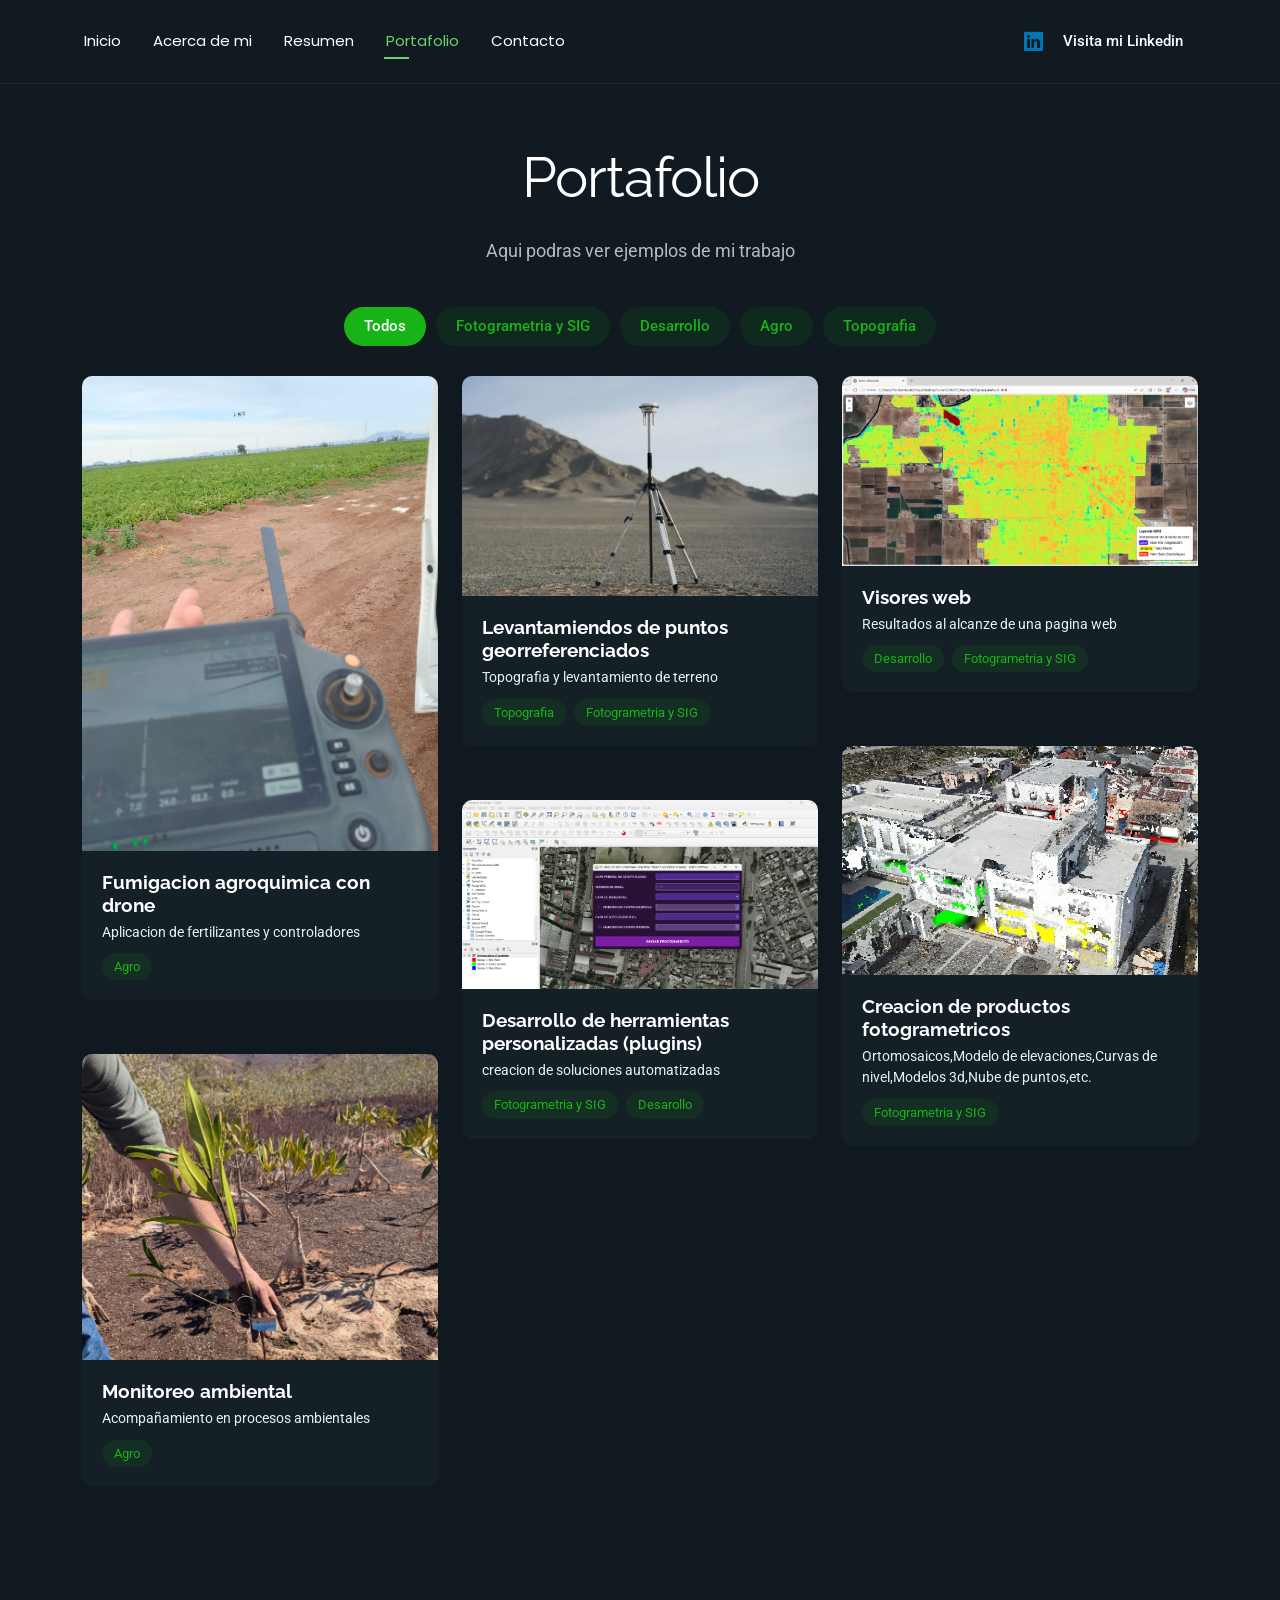
<file: portfolio.html>
<!DOCTYPE html>
<html lang="en">

<head>
  <meta charset="utf-8">
  <meta content="width=device-width, initial-scale=1.0" name="viewport">
  <title>Portafolio</title>
  <meta name="description" content="">
  <meta name="keywords" content="">

  <!-- Favicons -->
  <link href="assets/img/favicon.png" rel="icon">
  <link href="assets/img/apple-touch-icon.png" rel="apple-touch-icon">

  <!-- Fonts -->
  <link href="https://fonts.googleapis.com" rel="preconnect">
  <link href="https://fonts.gstatic.com" rel="preconnect" crossorigin>
  <link href="https://fonts.googleapis.com/css2?family=Roboto:ital,wght@0,100;0,300;0,400;0,500;0,700;0,900;1,100;1,300;1,400;1,500;1,700;1,900&family=Poppins:ital,wght@0,100;0,200;0,300;0,400;0,500;0,600;0,700;0,800;0,900;1,100;1,200;1,300;1,400;1,500;1,600;1,700;1,800;1,900&family=Raleway:ital,wght@0,100;0,200;0,300;0,400;0,500;0,600;0,700;0,800;0,900;1,100;1,200;1,300;1,400;1,500;1,600;1,700;1,800;1,900&display=swap" rel="stylesheet">

  <!-- Vendor CSS Files -->
  <link href="assets/vendor/bootstrap/css/bootstrap.min.css" rel="stylesheet">
  <link href="assets/vendor/bootstrap-icons/bootstrap-icons.css" rel="stylesheet">
  <link href="assets/vendor/aos/aos.css" rel="stylesheet">
  <link href="assets/vendor/swiper/swiper-bundle.min.css" rel="stylesheet">
  <link href="assets/vendor/glightbox/css/glightbox.min.css" rel="stylesheet">

  <!-- Main CSS File -->
  <link href="assets/css/main.css" rel="stylesheet">

  <!-- =======================================================
  * Template Name: FolioOne
  * Template URL: https://bootstrapmade.com/folioone-bootstrap-portfolio-website-template/
  * Updated: Aug 23 2025 with Bootstrap v5.3.7
  * Author: BootstrapMade.com
  * License: https://bootstrapmade.com/license/
  ======================================================== -->
</head>

<body class="portfolio-page">

  <header id="header" class="header d-flex align-items-center light-background sticky-top">
    <div class="container position-relative d-flex align-items-center justify-content-between">

      <!-- <a href="index.html" class="logo d-flex align-items-center me-auto me-xl-0">
      <img src="assets/img/logo.webp" alt="">
      <h1 class="sitename">FolioOne</h1> 
    </a> -->

      <nav id="navmenu" class="navmenu">
        <ul>
          <li><a href="index.html">Inicio</a></li>
          <li><a href="about.html">Acerca de mi</a></li>
          <li><a href="resume.html">Resumen</a></li>
        
          <li><a href="portfolio.html" class="active">Portafolio</a></li>
         
                
          </li>
          <li><a href="contact.html">Contacto</a></li>
        </ul>
        <i class="mobile-nav-toggle d-xl-none bi bi-list"></i>
      </nav>

<!-- Copia y pega desde aquí -->
<style>
  .header-social-links {
    display: inline-flex;  /* Alinea en fila y se ajusta al contenido */
    align-items: center;   /* Centra verticalmente el icono y el texto */
    gap: 20px;              /* Espacio entre el icono y el texto */
  }

  .header-social-links a.linkedin {
    line-height: 0;        /* Quita espacios extra del enlace */
    text-decoration: none;
    font-size: 1.2rem;     /* Tamaño del icono de LinkedIn */
    color: #0077b5;        /* Color corporativo opcional */
  }

  .header-social-links .linkedin-text {
    font-size: 15px;       /* Letra más pequeña */
    margin: 0;
    font-weight: 500;
    color: #ffffff;        /* Cambia el color según tu fondo */
  }
</style>

<div class="header-social-links">
  <a href="https://www.linkedin.com/in/jorge-ortega-370ba5379/" class="linkedin">
    <i class="bi bi-linkedin"></i>
  </a>
  <p class="linkedin-text" data-aos="fade-up" data-aos-delay="300">
    Visita mi Linkedin
  </p>
</div>
<!-- Hasta aquí -->

    </div>
  </header>

  <main class="main">

    <!-- Portfolio Section -->
    <section id="portfolio" class="portfolio section">

      <!-- Section Title -->
      <div class="container section-title" data-aos="fade-up">
        <h2>Portafolio</h2>
        <p>Aqui podras ver ejemplos de mi trabajo</p>
      </div><!-- End Section Title -->

      <div class="container" data-aos="fade-up" data-aos-delay="100">

        <div class="isotope-layout" data-default-filter="*" data-layout="masonry" data-sort="original-order">
          <ul class="portfolio-filters isotope-filters" data-aos="fade-up" data-aos-delay="200">
            <li data-filter="*" class="filter-active">Todos</li>
            <li data-filter=".filter-Fotogrametria y SIG">Fotogrametria y SIG </li>
            <li data-filter=".filter-Desarrollo">Desarrollo</li>
            <li data-filter=".filter-Agro">Agro</li>
            <li data-filter=".filter-Topografia">Topografia</li>
          </ul><!-- End Portfolio Filters -->

          <div class="row gy-4 isotope-container" data-aos="fade-up" data-aos-delay="300">
            <div class="col-lg-4 col-md-6 portfolio-item isotope-item filter-Agro">
              <div class="portfolio-card">
                <div class="portfolio-img">
                  <img src="assets/img/portfolio/agro.jpg" alt="Portfolio Item" class="img-fluid">
                  <div class="portfolio-overlay">
                    <a href="assets/img/portfolio/agro.jpg" class="glightbox portfolio-lightbox"><i class="bi bi-plus"></i></a>
                    <a href="#" class="portfolio-details-link"><i class="bi bi-link"></i></a>
                  </div>
                </div>
                <div class="portfolio-info">
                  <h4>Fumigacion agroquimica con drone</h4>
                  <p>Aplicacion de fertilizantes y controladores</p>
                  <div class="portfolio-tags">
                    <span>Agro</span>
                  </div>
                </div>
              </div>
            </div>

            <div class="col-lg-4 col-md-6 portfolio-item isotope-item filter-Topografia filter-Fotogrametria y SIG">
              <div class="portfolio-card">
                <div class="portfolio-img">
                  <img src="assets/img/portfolio/gnss.webp" alt="Portfolio Item" class="img-fluid">
                  <div class="portfolio-overlay">
                    <a href="assets/img/portfolio/gnss.webp" class="glightbox portfolio-lightbox"><i class="bi bi-plus"></i></a>
                    <a href="#" class="portfolio-details-link"><i class="bi bi-link"></i></a>
                  </div>
                </div>
                <div class="portfolio-info">
                  <h4>Levantamiendos de puntos georreferenciados</h4>
                  <p>Topografia y levantamiento de terreno</p>
                  <div class="portfolio-tags">
                    <span>Topografia</span>
                    <span>Fotogrametria y SIG</span>
                  </div>
                </div>
              </div>
            </div>

            <div class="col-lg-4 col-md-6 portfolio-item isotope-item filter-Desarrollo filter-Fotogrametria y SIG">
              <div class="portfolio-card">
                <div class="portfolio-img">
                  <img src="assets/img/portfolio/IMAGEN NDVI VISOR.png" alt="Portfolio Item" class="img-fluid">
                  <div class="portfolio-overlay">
                    <a href="assets/img/portfolio/IMAGEN NDVI VISOR.png" class="glightbox portfolio-lightbox"><i class="bi bi-plus"></i></a>
                    <a href="#" class="portfolio-details-link"><i class="bi bi-link"></i></a>
                  </div>
                </div>
                <div class="portfolio-info">
                  <h4>Visores web</h4>
                  <p>Resultados al alcanze de una pagina web</p>
                  <div class="portfolio-tags">
                    <span>Desarrollo</span>
                    <span>Fotogrametria y SIG</span>
                  </div>
                </div>
              </div>
            </div>

            <div class="col-lg-4 col-md-6 portfolio-item isotope-item filter-Fotogrametria y SIG">
              <div class="portfolio-card">
                <div class="portfolio-img">
                  <img src="assets/img/portfolio/nube de puntos2.jpg" alt="Portfolio Item" class="img-fluid">
                  <div class="portfolio-overlay">
                    <a href="assets/img/portfolio/nube de puntos2.jpg" class="glightbox portfolio-lightbox"><i class="bi bi-plus"></i></a>
                    <a href="#" class="portfolio-details-link"><i class="bi bi-link"></i></a>
                  </div>
                </div>
                <div class="portfolio-info">
                  <h4>Creacion de productos fotogrametricos</h4>
                  <p>Ortomosaicos,Modelo de elevaciones,Curvas de nivel,Modelos 3d,Nube de puntos,etc.</p>
                  <div class="portfolio-tags">
                    <span>Fotogrametria y SIG</span>
                  </div>
                </div>
              </div>
            </div>

            <div class="col-lg-4 col-md-6 portfolio-item isotope-item filter-Desarrollo">
              <div class="portfolio-card">
                <div class="portfolio-img">
                  <img src="assets/img/portfolio/plugin.png" alt="Portfolio Item" class="img-fluid">
                  <div class="portfolio-overlay">
                    <a href="assets/img/portfolio/plugin.png" class="glightbox portfolio-lightbox"><i class="bi bi-plus"></i></a>
                    <a href="#" class="portfolio-details-link"><i class="bi bi-link"></i></a>
                  </div>
                </div>
                <div class="portfolio-info">
                  <h4>Desarrollo de herramientas personalizadas (plugins)</h4>
                  <p>creacion de soluciones automatizadas</p>
                  <div class="portfolio-tags">
                    <span>Fotogrametria y SIG</span>
                    <span>Desarollo</span>
                  </div>
                </div>
              </div>
            </div>

            <div class="col-lg-4 col-md-6 portfolio-item isotope-item filter-Agro">
              <div class="portfolio-card">
                <div class="portfolio-img">
                  <img src="assets/img/portfolio/monitoreo.jpg" alt="Portfolio Item" class="img-fluid">
                  <div class="portfolio-overlay">
                    <a href="assets/img/portfolio/monitoreo.jpg" class="glightbox portfolio-lightbox"><i class="bi bi-plus"></i></a>
                    <a href="#" class="portfolio-details-link"><i class="bi bi-link"></i></a>
                  </div>
                </div>
                <div class="portfolio-info">
                  <h4>Monitoreo ambiental</h4>
                  <p>Acompañamiento en procesos ambientales</p>
                  <div class="portfolio-tags">
                    <span>Agro</span>
                  </div>
                </div>
              </div>
            </div>
          </div><!-- End Portfolio Items Container -->

        </div>

        <div class="text-center mt-5" data-aos="fade-up" data-aos-delay="400">
          <a href="#portfolio" class="btn btn-primary">View All Case Studies</a>
        </div>

      </div>

    </section><!-- /Portfolio Section -->

  </main>

  <!-- Scroll Top -->
  <a href="#" id="scroll-top" class="scroll-top d-flex align-items-center justify-content-center"><i class="bi bi-arrow-up-short"></i></a>

  <!-- Preloader -->
  <div id="preloader"></div>

  <!-- Vendor JS Files -->
  <script src="assets/vendor/bootstrap/js/bootstrap.bundle.min.js"></script>
  <script src="assets/vendor/php-email-form/validate.js"></script>
  <script src="assets/vendor/aos/aos.js"></script>
  <script src="assets/vendor/typed.js/typed.umd.js"></script>
  <script src="assets/vendor/waypoints/noframework.waypoints.js"></script>
  <script src="assets/vendor/purecounter/purecounter_vanilla.js"></script>
  <script src="assets/vendor/swiper/swiper-bundle.min.js"></script>
  <script src="assets/vendor/imagesloaded/imagesloaded.pkgd.min.js"></script>
  <script src="assets/vendor/isotope-layout/isotope.pkgd.min.js"></script>
  <script src="assets/vendor/glightbox/js/glightbox.min.js"></script>

  <!-- Main JS File -->
  <script src="assets/js/main.js"></script>

</body>

</html>
</file>
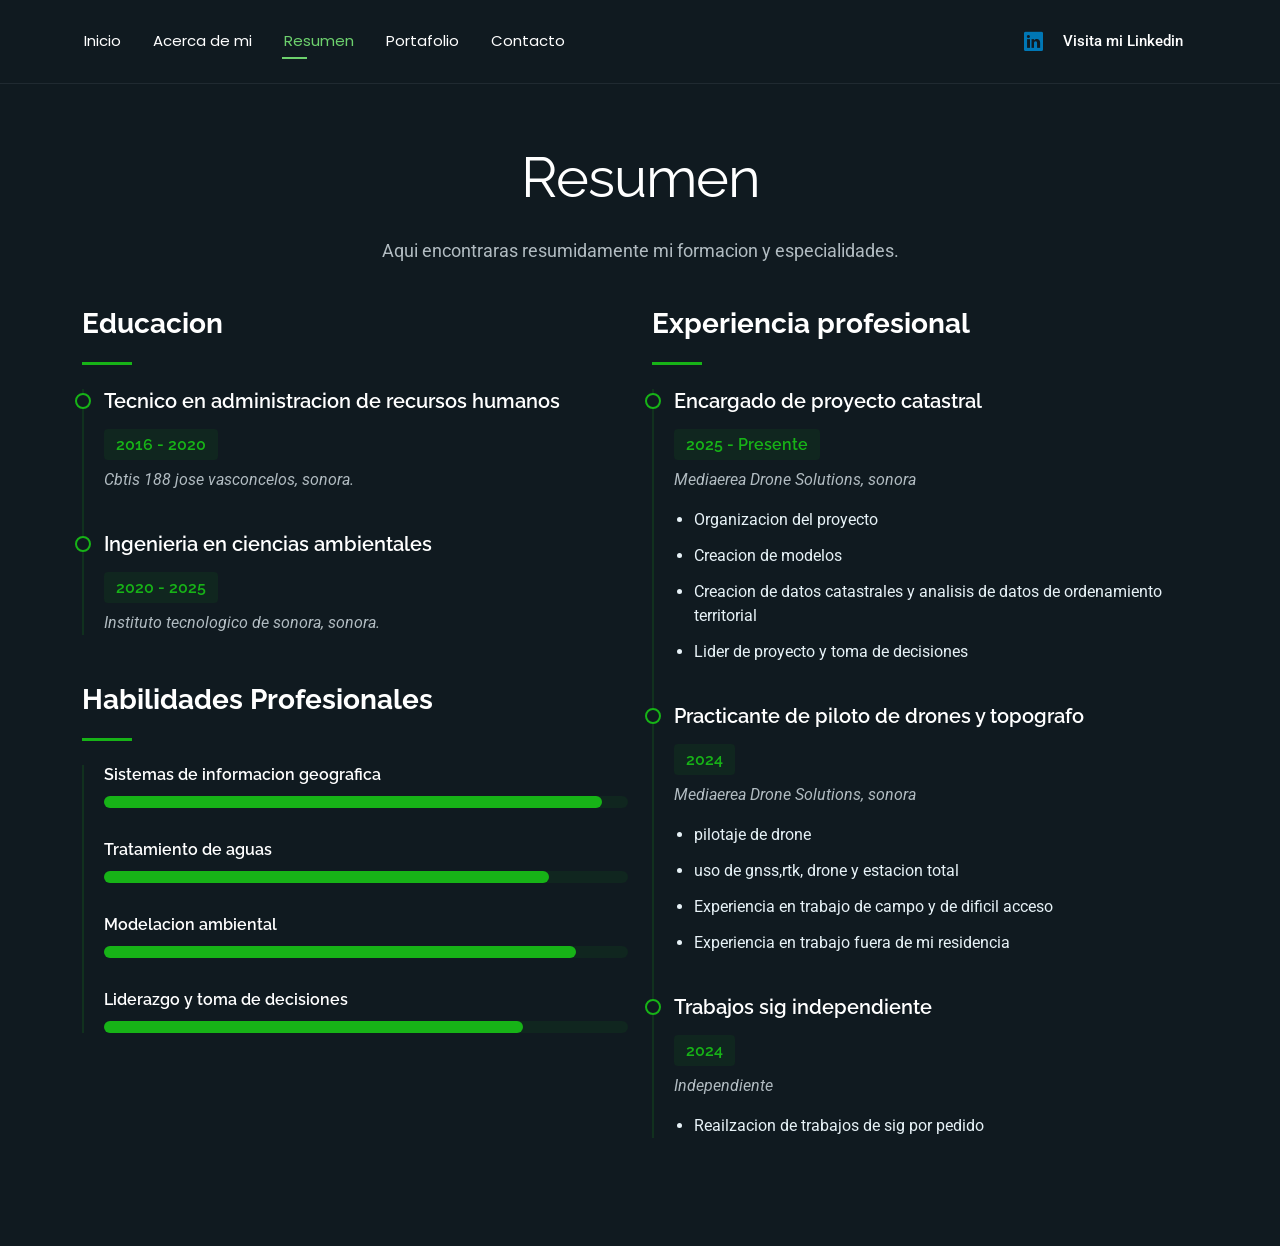
<file: resume.html>
<!DOCTYPE html>
<html lang="en">

<head>
  <meta charset="utf-8">
  <meta content="width=device-width, initial-scale=1.0" name="viewport">
  <title>Resume</title>
  <meta name="description" content="">
  <meta name="keywords" content="">

  <!-- Favicons -->
  <link href="assets/img/favicon.png" rel="icon">
  <link href="assets/img/apple-touch-icon.png" rel="apple-touch-icon">

  <!-- Fonts -->
  <link href="https://fonts.googleapis.com" rel="preconnect">
  <link href="https://fonts.gstatic.com" rel="preconnect" crossorigin>
  <link href="https://fonts.googleapis.com/css2?family=Roboto:ital,wght@0,100;0,300;0,400;0,500;0,700;0,900;1,100;1,300;1,400;1,500;1,700;1,900&family=Poppins:ital,wght@0,100;0,200;0,300;0,400;0,500;0,600;0,700;0,800;0,900;1,100;1,200;1,300;1,400;1,500;1,600;1,700;1,800;1,900&family=Raleway:ital,wght@0,100;0,200;0,300;0,400;0,500;0,600;0,700;0,800;0,900;1,100;1,200;1,300;1,400;1,500;1,600;1,700;1,800;1,900&display=swap" rel="stylesheet">

  <!-- Vendor CSS Files -->
  <link href="assets/vendor/bootstrap/css/bootstrap.min.css" rel="stylesheet">
  <link href="assets/vendor/bootstrap-icons/bootstrap-icons.css" rel="stylesheet">
  <link href="assets/vendor/aos/aos.css" rel="stylesheet">
  <link href="assets/vendor/swiper/swiper-bundle.min.css" rel="stylesheet">
  <link href="assets/vendor/glightbox/css/glightbox.min.css" rel="stylesheet">

  <!-- Main CSS File -->
  <link href="assets/css/main.css" rel="stylesheet">

  <!-- =======================================================
  * Template Name: FolioOne
  * Template URL: https://bootstrapmade.com/folioone-bootstrap-portfolio-website-template/
  * Updated: Aug 23 2025 with Bootstrap v5.3.7
  * Author: BootstrapMade.com
  * License: https://bootstrapmade.com/license/
  ======================================================== -->
</head>

<body class="resume-page">

  <header id="header" class="header d-flex align-items-center light-background sticky-top">
    <div class="container position-relative d-flex align-items-center justify-content-between">

      <!-- <a href="index.html" class="logo d-flex align-items-center me-auto me-xl-0">
      <img src="assets/img/logo.webp" alt="">
      <h1 class="sitename">FolioOne</h1> 
    </a> -->

      <nav id="navmenu" class="navmenu">
        <ul>
          <li><a href="index.html">Inicio</a></li>
          <li><a href="about.html">Acerca de mi</a></li>
          <li><a href="resume.html" class="active">Resumen</a></li>
           <li><a href="portfolio.html">Portafolio</a></li>

          
             
           
          </li>
          <li><a href="contact.html">Contacto</a></li>
        </ul>
        <i class="mobile-nav-toggle d-xl-none bi bi-list"></i>
      </nav>

<!-- Copia y pega desde aquí -->
<style>
  .header-social-links {
    display: inline-flex;  /* Alinea en fila y se ajusta al contenido */
    align-items: center;   /* Centra verticalmente el icono y el texto */
    gap: 20px;              /* Espacio entre el icono y el texto */
  }

  .header-social-links a.linkedin {
    line-height: 0;        /* Quita espacios extra del enlace */
    text-decoration: none;
    font-size: 1.2rem;     /* Tamaño del icono de LinkedIn */
    color: #0077b5;        /* Color corporativo opcional */
  }

  .header-social-links .linkedin-text {
    font-size: 15px;       /* Letra más pequeña */
    margin: 0;
    font-weight: 500;
    color: #ffffff;        /* Cambia el color según tu fondo */
  }
</style>

<div class="header-social-links">
  <a href="https://www.linkedin.com/in/jorge-ortega-370ba5379/" class="linkedin">
    <i class="bi bi-linkedin"></i>
  </a>
  <p class="linkedin-text" data-aos="fade-up" data-aos-delay="300">
    Visita mi Linkedin
  </p>
</div>
<!-- Hasta aquí -->
      </div>
    </div>
  </header>

  <main class="main">

    <!-- Resume Section -->
    <section id="resume" class="resume section">

      <!-- Section Title -->
      <div class="container section-title" data-aos="fade-up">
        <h2>Resumen</h2>
        <p>Aqui encontraras resumidamente mi formacion y especialidades.</p>
      </div><!-- End Section Title -->

      <div class="container" data-aos="fade-up" data-aos-delay="100">

        <div class="row">
          <div class="col-lg-6">

            <!-- Education Section -->
            <div class="resume-item" data-aos="fade-up">
              <h3 class="resume-title">Educacion</h3>

              <div class="resume-content">
                <article class="education-item">
                  <h4>Tecnico en administracion de recursos humanos</h4>
                  <h5>2016 - 2020</h5>
                  <p class="institution"><em>Cbtis 188 jose vasconcelos, sonora. </em></p>
      
                </article>

                <article class="education-item">
                  <h4>Ingenieria en ciencias ambientales</h4>
                  <h5>2020 - 2025</h5>
                  <p class="institution"><em> Instituto tecnologico de sonora, sonora.</em></p>
              
                </article>
              </div>
            </div><!-- End Education Section -->

            <!-- Professional Skills Section -->
            <div class="resume-item skills-animation" data-aos="fade-up">
              <h3 class="resume-title">Habilidades Profesionales</h3>

              <div class="resume-content">
                <div class="skill-item">
                  <h4>Sistemas de informacion geografica</h4>
                  <div class="progress">
                    <div class="progress-bar" role="progressbar" aria-valuenow="95" aria-valuemin="0" aria-valuemax="100"></div>
                  </div>
                </div>

                <div class="skill-item">
                  <h4>Tratamiento de aguas</h4>
                  <div class="progress">
                    <div class="progress-bar" role="progressbar" aria-valuenow="85" aria-valuemin="0" aria-valuemax="100"></div>
                  </div>
                </div>

                <div class="skill-item">
                  <h4>Modelacion ambiental</h4>
                  <div class="progress">
                    <div class="progress-bar" role="progressbar" aria-valuenow="90" aria-valuemin="0" aria-valuemax="100"></div>
                  </div>
                </div>

                <div class="skill-item">
                  <h4>Liderazgo y toma de decisiones</h4>
                  <div class="progress">
                    <div class="progress-bar" role="progressbar" aria-valuenow="80" aria-valuemin="0" aria-valuemax="100"></div>
                  </div>
                </div>
              </div>
            </div><!-- End Professional Skills Section -->
          </div>

          <div class="col-lg-6">
            <!-- Experience Section -->
            <div class="resume-item" data-aos="fade-up" data-aos-delay="100">
              <h3 class="resume-title">Experiencia profesional</h3>

              <div class="resume-content">
                <article class="experience-item">
                  <h4>Encargado de proyecto catastral</h4>
                  <h5>2025 - Presente</h5>
                  <p class="company"><em>Mediaerea Drone Solutions, sonora</em></p>
                  <ul>
                    <li>Organizacion del proyecto</li>
                    <li>Creacion de modelos</li>
                    <li>Creacion de datos catastrales y analisis de datos de ordenamiento territorial</li>
                    <li>Lider de proyecto y toma de decisiones</li>
                  </ul>
                </article>

                <article class="experience-item">
                  <h4>Practicante de piloto de drones y topografo</h4>
                  <h5>2024</h5>
                  <p class="company"><em>Mediaerea Drone Solutions, sonora</em></p>
                  <ul>
                    <li>pilotaje de drone</li>
                    <li>uso de gnss,rtk, drone y estacion total</li>
                    <li>Experiencia en trabajo de campo y de dificil acceso</li>
                    <li>Experiencia en trabajo fuera de mi residencia</li>
                  </ul>
                </article>

                <article class="experience-item">
                  <h4>Trabajos sig independiente</h4>
                  <h5>2024</h5>
                  <p class="company"><em>Independiente</em></p>
                  <ul>
                    <li>Reailzacion de trabajos de sig por pedido</li>
                  
                  </ul>
                </article>
              </div>
            </div><!-- End Experience Section -->
          </div>
        </div>

      </div>

    </section><!-- /Resume Section -->

  </main>

  <!-- Scroll Top -->
  <a href="#" id="scroll-top" class="scroll-top d-flex align-items-center justify-content-center"><i class="bi bi-arrow-up-short"></i></a>

  <!-- Preloader -->
  <div id="preloader"></div>

  <!-- Vendor JS Files -->
  <script src="assets/vendor/bootstrap/js/bootstrap.bundle.min.js"></script>
  <script src="assets/vendor/php-email-form/validate.js"></script>
  <script src="assets/vendor/aos/aos.js"></script>
  <script src="assets/vendor/typed.js/typed.umd.js"></script>
  <script src="assets/vendor/waypoints/noframework.waypoints.js"></script>
  <script src="assets/vendor/purecounter/purecounter_vanilla.js"></script>
  <script src="assets/vendor/swiper/swiper-bundle.min.js"></script>
  <script src="assets/vendor/imagesloaded/imagesloaded.pkgd.min.js"></script>
  <script src="assets/vendor/isotope-layout/isotope.pkgd.min.js"></script>
  <script src="assets/vendor/glightbox/js/glightbox.min.js"></script>

  <!-- Main JS File -->
  <script src="assets/js/main.js"></script>

</body>

</html>
</file>
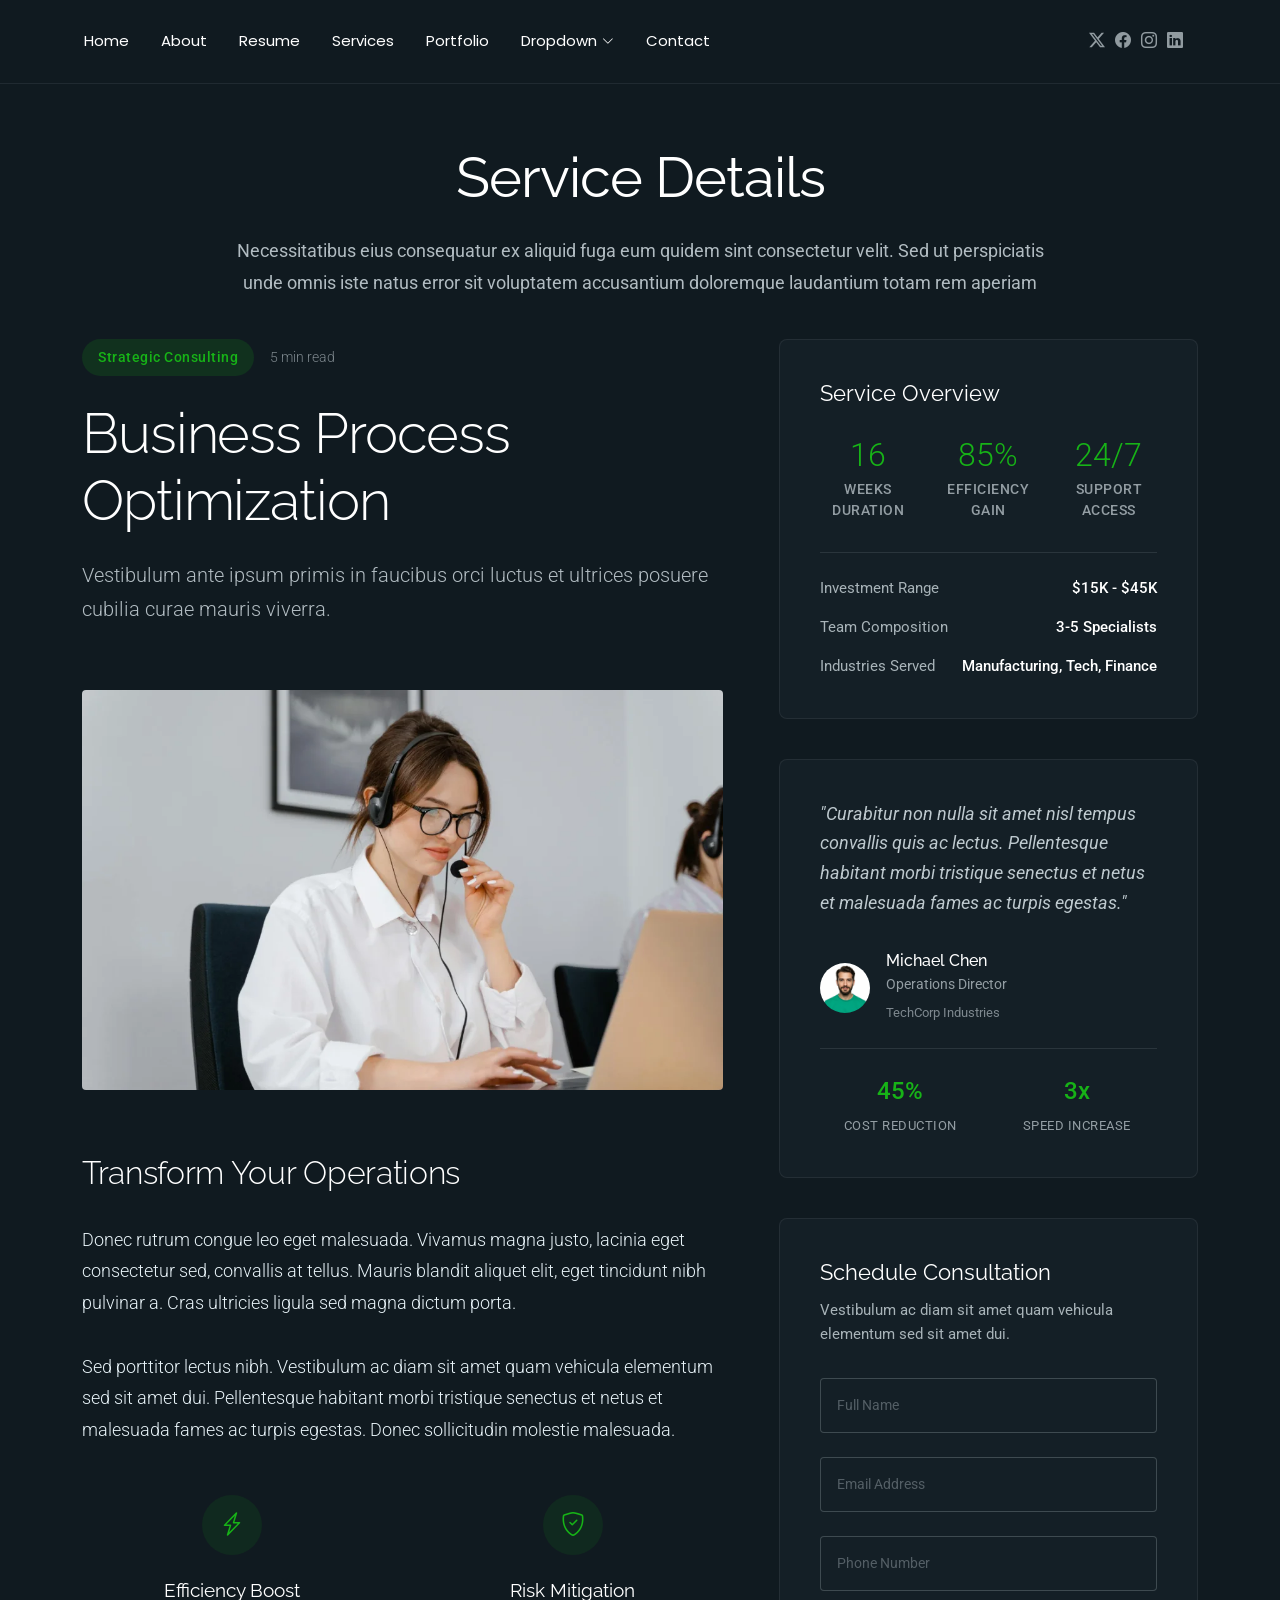
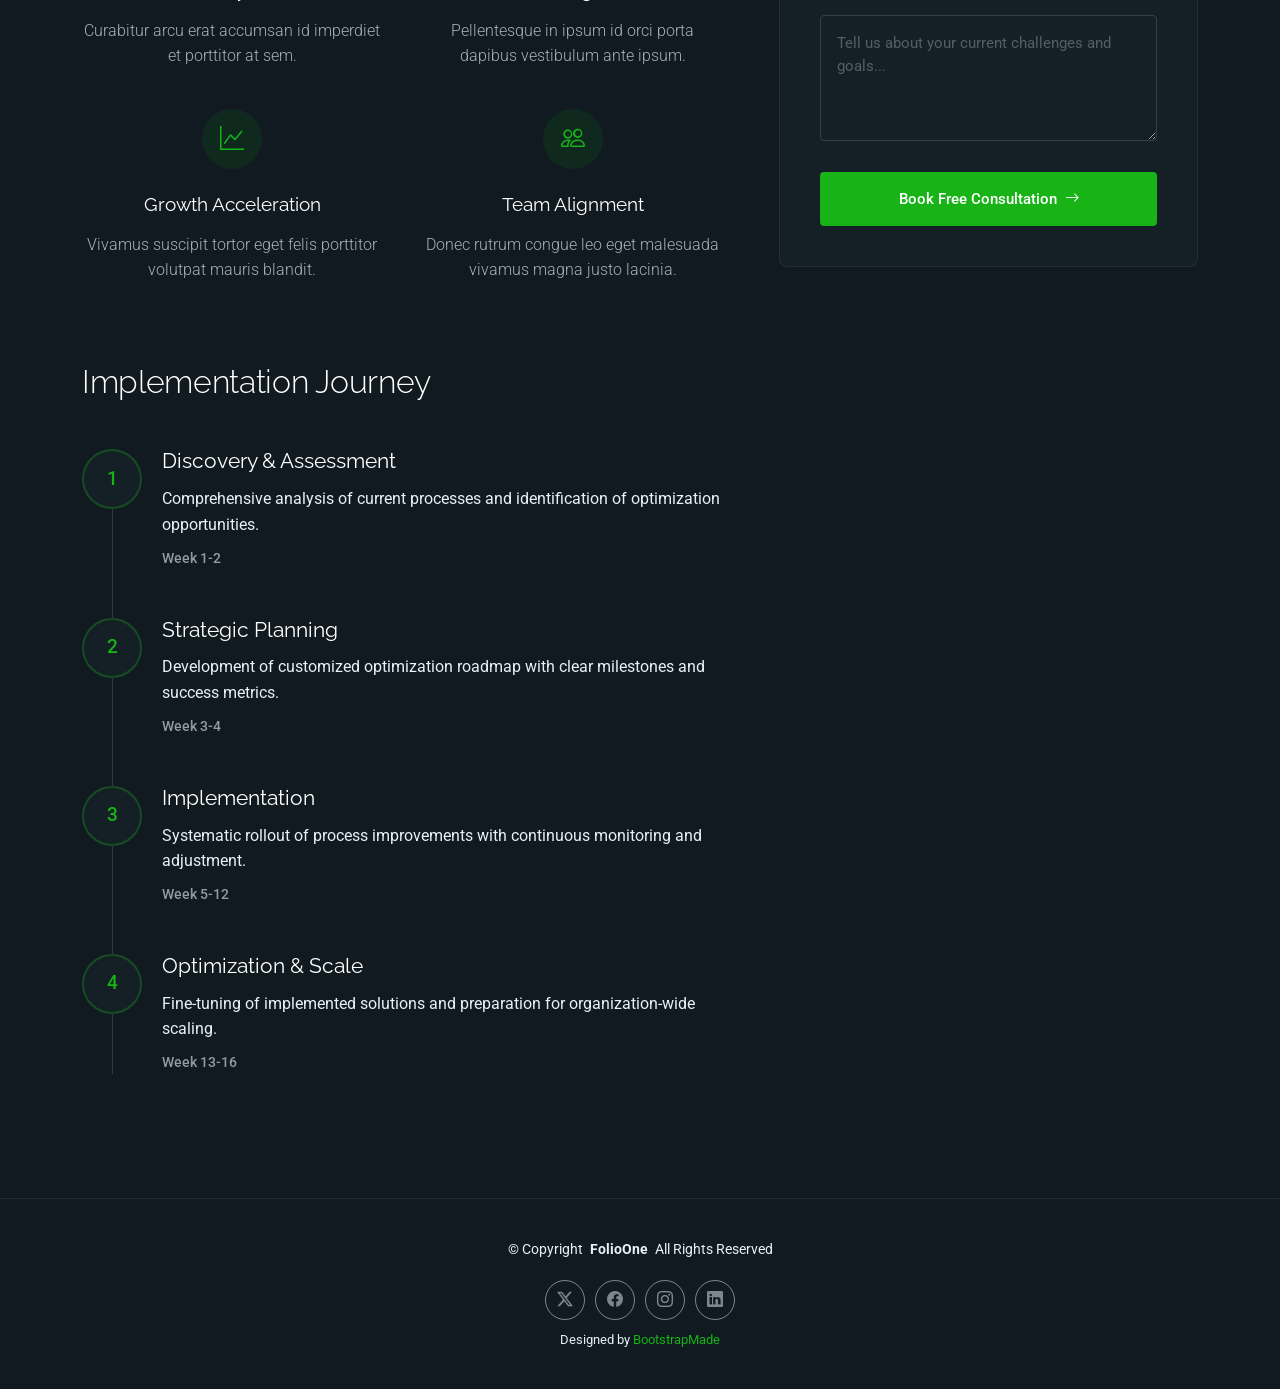
<file: service-details.html>
<!DOCTYPE html>
<html lang="en">

<head>
  <meta charset="utf-8">
  <meta content="width=device-width, initial-scale=1.0" name="viewport">
  <title>Service Details - FolioOne Bootstrap Template</title>
  <meta name="description" content="">
  <meta name="keywords" content="">

  <!-- Favicons -->
  <link href="assets/img/favicon.png" rel="icon">
  <link href="assets/img/apple-touch-icon.png" rel="apple-touch-icon">

  <!-- Fonts -->
  <link href="https://fonts.googleapis.com" rel="preconnect">
  <link href="https://fonts.gstatic.com" rel="preconnect" crossorigin>
  <link href="https://fonts.googleapis.com/css2?family=Roboto:ital,wght@0,100;0,300;0,400;0,500;0,700;0,900;1,100;1,300;1,400;1,500;1,700;1,900&family=Poppins:ital,wght@0,100;0,200;0,300;0,400;0,500;0,600;0,700;0,800;0,900;1,100;1,200;1,300;1,400;1,500;1,600;1,700;1,800;1,900&family=Raleway:ital,wght@0,100;0,200;0,300;0,400;0,500;0,600;0,700;0,800;0,900;1,100;1,200;1,300;1,400;1,500;1,600;1,700;1,800;1,900&display=swap" rel="stylesheet">

  <!-- Vendor CSS Files -->
  <link href="assets/vendor/bootstrap/css/bootstrap.min.css" rel="stylesheet">
  <link href="assets/vendor/bootstrap-icons/bootstrap-icons.css" rel="stylesheet">
  <link href="assets/vendor/aos/aos.css" rel="stylesheet">
  <link href="assets/vendor/swiper/swiper-bundle.min.css" rel="stylesheet">
  <link href="assets/vendor/glightbox/css/glightbox.min.css" rel="stylesheet">

  <!-- Main CSS File -->
  <link href="assets/css/main.css" rel="stylesheet">

  <!-- =======================================================
  * Template Name: FolioOne
  * Template URL: https://bootstrapmade.com/folioone-bootstrap-portfolio-website-template/
  * Updated: Aug 23 2025 with Bootstrap v5.3.7
  * Author: BootstrapMade.com
  * License: https://bootstrapmade.com/license/
  ======================================================== -->
</head>

<body class="service-details-page">

  <header id="header" class="header d-flex align-items-center light-background sticky-top">
    <div class="container position-relative d-flex align-items-center justify-content-between">

      <!-- <a href="index.html" class="logo d-flex align-items-center me-auto me-xl-0">
      <img src="assets/img/logo.webp" alt="">
      <h1 class="sitename">FolioOne</h1> 
    </a> -->

      <nav id="navmenu" class="navmenu">
        <ul>
          <li><a href="index.html">Home</a></li>
          <li><a href="about.html">About</a></li>
          <li><a href="resume.html">Resume</a></li>
          <li><a href="services.html">Services</a></li>
          <li><a href="portfolio.html">Portfolio</a></li>
          <li class="dropdown"><a href="#"><span>Dropdown</span> <i class="bi bi-chevron-down toggle-dropdown"></i></a>
            <ul>
              <li><a href="#">Dropdown 1</a></li>
              <li class="dropdown"><a href="#"><span>Deep Dropdown</span> <i class="bi bi-chevron-down toggle-dropdown"></i></a>
                <ul>
                  <li><a href="#">Deep Dropdown 1</a></li>
                  <li><a href="#">Deep Dropdown 2</a></li>
                  <li><a href="#">Deep Dropdown 3</a></li>
                  <li><a href="#">Deep Dropdown 4</a></li>
                  <li><a href="#">Deep Dropdown 5</a></li>
                </ul>
              </li>
              <li><a href="#">Dropdown 2</a></li>
              <li><a href="#">Dropdown 3</a></li>
              <li><a href="#">Dropdown 4</a></li>
            </ul>
          </li>
          <li><a href="contact.html">Contact</a></li>
        </ul>
        <i class="mobile-nav-toggle d-xl-none bi bi-list"></i>
      </nav>

      <div class="header-social-links">
        <a href="#" class="twitter"><i class="bi bi-twitter-x"></i></a>
        <a href="#" class="facebook"><i class="bi bi-facebook"></i></a>
        <a href="#" class="instagram"><i class="bi bi-instagram"></i></a>
        <a href="#" class="linkedin"><i class="bi bi-linkedin"></i></a>
      </div>

    </div>
  </header>

  <main class="main">

    <!-- Service Details Section -->
    <section id="service-details" class="service-details section">

      <!-- Section Title -->
      <div class="container section-title" data-aos="fade-up">
        <h2>Service Details</h2>
        <p>Necessitatibus eius consequatur ex aliquid fuga eum quidem sint consectetur velit. Sed ut perspiciatis unde omnis iste natus error sit voluptatem accusantium doloremque laudantium totam rem aperiam</p>
      </div><!-- End Section Title -->

      <div class="container" data-aos="fade-up" data-aos-delay="100">

        <div class="row">

          <!-- Main Content Area -->
          <div class="col-lg-7">

            <!-- Hero Service Introduction -->
            <div class="service-hero" data-aos="fade-up" data-aos-delay="100">
              <div class="service-meta">
                <span class="service-category">Strategic Consulting</span>
                <span class="reading-time">5 min read</span>
              </div>
              <h1>Business Process Optimization</h1>
              <p class="service-description">Vestibulum ante ipsum primis in faucibus orci luctus et ultrices posuere cubilia curae mauris viverra.</p>
            </div>

            <!-- Service Visual -->
            <div class="service-visual" data-aos="zoom-in" data-aos-delay="200">
              <img src="assets/img/services/services-7.webp" alt="Business Process Optimization" class="img-fluid">
            </div>

            <!-- Service Content -->
            <div class="service-narrative" data-aos="fade-up" data-aos-delay="300">
              <h3>Transform Your Operations</h3>
              <p>Donec rutrum congue leo eget malesuada. Vivamus magna justo, lacinia eget consectetur sed, convallis at tellus. Mauris blandit aliquet elit, eget tincidunt nibh pulvinar a. Cras ultricies ligula sed magna dictum porta.</p>

              <p>Sed porttitor lectus nibh. Vestibulum ac diam sit amet quam vehicula elementum sed sit amet dui. Pellentesque habitant morbi tristique senectus et netus et malesuada fames ac turpis egestas. Donec sollicitudin molestie malesuada.</p>

              <!-- Key Benefits Grid -->
              <div class="benefits-grid" data-aos="fade-up" data-aos-delay="400">
                <div class="benefit-card">
                  <div class="benefit-icon">
                    <i class="bi bi-lightning-charge"></i>
                  </div>
                  <h4>Efficiency Boost</h4>
                  <p>Curabitur arcu erat accumsan id imperdiet et porttitor at sem.</p>
                </div>

                <div class="benefit-card">
                  <div class="benefit-icon">
                    <i class="bi bi-shield-check"></i>
                  </div>
                  <h4>Risk Mitigation</h4>
                  <p>Pellentesque in ipsum id orci porta dapibus vestibulum ante ipsum.</p>
                </div>

                <div class="benefit-card">
                  <div class="benefit-icon">
                    <i class="bi bi-graph-up"></i>
                  </div>
                  <h4>Growth Acceleration</h4>
                  <p>Vivamus suscipit tortor eget felis porttitor volutpat mauris blandit.</p>
                </div>

                <div class="benefit-card">
                  <div class="benefit-icon">
                    <i class="bi bi-people"></i>
                  </div>
                  <h4>Team Alignment</h4>
                  <p>Donec rutrum congue leo eget malesuada vivamus magna justo lacinia.</p>
                </div>
              </div>

            </div>

            <!-- Implementation Timeline -->
            <div class="timeline-section" data-aos="fade-up" data-aos-delay="500">
              <h3>Implementation Journey</h3>
              <div class="timeline">
                <div class="timeline-item">
                  <div class="timeline-marker">
                    <span>1</span>
                  </div>
                  <div class="timeline-content">
                    <h4>Discovery &amp; Assessment</h4>
                    <p>Comprehensive analysis of current processes and identification of optimization opportunities.</p>
                    <small>Week 1-2</small>
                  </div>
                </div>

                <div class="timeline-item">
                  <div class="timeline-marker">
                    <span>2</span>
                  </div>
                  <div class="timeline-content">
                    <h4>Strategic Planning</h4>
                    <p>Development of customized optimization roadmap with clear milestones and success metrics.</p>
                    <small>Week 3-4</small>
                  </div>
                </div>

                <div class="timeline-item">
                  <div class="timeline-marker">
                    <span>3</span>
                  </div>
                  <div class="timeline-content">
                    <h4>Implementation</h4>
                    <p>Systematic rollout of process improvements with continuous monitoring and adjustment.</p>
                    <small>Week 5-12</small>
                  </div>
                </div>

                <div class="timeline-item">
                  <div class="timeline-marker">
                    <span>4</span>
                  </div>
                  <div class="timeline-content">
                    <h4>Optimization &amp; Scale</h4>
                    <p>Fine-tuning of implemented solutions and preparation for organization-wide scaling.</p>
                    <small>Week 13-16</small>
                  </div>
                </div>
              </div>
            </div>

          </div><!-- End Main Content -->

          <!-- Service Sidebar -->
          <div class="col-lg-5">
            <div class="service-sidebar" data-aos="fade-up" data-aos-delay="200">

              <!-- Service Overview Card -->
              <div class="overview-card">
                <div class="overview-header">
                  <h4>Service Overview</h4>
                </div>
                <div class="overview-stats">
                  <div class="stat-item">
                    <div class="stat-number">16</div>
                    <div class="stat-label">Weeks Duration</div>
                  </div>
                  <div class="stat-item">
                    <div class="stat-number">85%</div>
                    <div class="stat-label">Efficiency Gain</div>
                  </div>
                  <div class="stat-item">
                    <div class="stat-number">24/7</div>
                    <div class="stat-label">Support Access</div>
                  </div>
                </div>

                <div class="overview-details">
                  <div class="detail-row">
                    <span class="detail-label">Investment Range</span>
                    <span class="detail-value">$15K - $45K</span>
                  </div>
                  <div class="detail-row">
                    <span class="detail-label">Team Composition</span>
                    <span class="detail-value">3-5 Specialists</span>
                  </div>
                  <div class="detail-row">
                    <span class="detail-label">Industries Served</span>
                    <span class="detail-value">Manufacturing, Tech, Finance</span>
                  </div>
                </div>
              </div>

              <!-- Client Success Story -->
              <div class="success-story">
                <div class="story-quote">
                  <p>"Curabitur non nulla sit amet nisl tempus convallis quis ac lectus. Pellentesque habitant morbi tristique senectus et netus et malesuada fames ac turpis egestas."</p>
                </div>
                <div class="story-author">
                  <img src="assets/img/person/person-m-8.webp" alt="Michael Chen" class="author-avatar">
                  <div class="author-details">
                    <h5>Michael Chen</h5>
                    <span>Operations Director</span>
                    <small>TechCorp Industries</small>
                  </div>
                </div>
                <div class="story-metrics">
                  <div class="metric">
                    <span class="metric-value">45%</span>
                    <span class="metric-label">Cost Reduction</span>
                  </div>
                  <div class="metric">
                    <span class="metric-value">3x</span>
                    <span class="metric-label">Speed Increase</span>
                  </div>
                </div>
              </div>

              <!-- Consultation Form -->
              <div class="consultation-form">
                <div class="form-header">
                  <h4>Schedule Consultation</h4>
                  <p>Vestibulum ac diam sit amet quam vehicula elementum sed sit amet dui.</p>
                </div>

                <form action="forms/consultation.php" method="post" class="php-email-form">
                  <div class="form-group">
                    <input type="text" name="name" class="form-input" placeholder="Full Name" required="">
                  </div>

                  <div class="form-group">
                    <input type="email" name="email" class="form-input" placeholder="Email Address" required="">
                  </div>

                  <div class="form-group">
                    <input type="tel" name="phone" class="form-input" placeholder="Phone Number">
                  </div>

                  <input type="hidden" name="subject" value="Business Process Optimization Consultation">

                  <div class="form-group">
                    <textarea name="message" class="form-input" rows="4" placeholder="Tell us about your current challenges and goals..." required=""></textarea>
                  </div>

                  <div class="loading">Loading</div>
                  <div class="error-message"></div>
                  <div class="sent-message">Your consultation request has been sent. Thank you!</div>

                  <button type="submit" class="btn-consultation">
                    <span>Book Free Consultation</span>
                    <i class="bi bi-arrow-right"></i>
                  </button>
                </form>
              </div>

            </div>
          </div><!-- End Sidebar -->

        </div>

      </div>

    </section><!-- /Service Details Section -->

  </main>

  <footer id="footer" class="footer">

    <div class="container">
      <div class="copyright text-center ">
        <p>© <span>Copyright</span> <strong class="px-1 sitename">FolioOne</strong> <span>All Rights Reserved<br></span></p>
      </div>
      <div class="social-links d-flex justify-content-center">
        <a href=""><i class="bi bi-twitter-x"></i></a>
        <a href=""><i class="bi bi-facebook"></i></a>
        <a href=""><i class="bi bi-instagram"></i></a>
        <a href=""><i class="bi bi-linkedin"></i></a>
      </div>
      <div class="credits">
        <!-- All the links in the footer should remain intact. -->
        <!-- You can delete the links only if you've purchased the pro version. -->
        <!-- Licensing information: https://bootstrapmade.com/license/ -->
        <!-- Purchase the pro version with working PHP/AJAX contact form: [buy-url] -->
        Designed by <a href="https://bootstrapmade.com/">BootstrapMade</a>
      </div>
    </div>

  </footer>

  <!-- Scroll Top -->
  <a href="#" id="scroll-top" class="scroll-top d-flex align-items-center justify-content-center"><i class="bi bi-arrow-up-short"></i></a>

  <!-- Preloader -->
  <div id="preloader"></div>

  <!-- Vendor JS Files -->
  <script src="assets/vendor/bootstrap/js/bootstrap.bundle.min.js"></script>
  <script src="assets/vendor/php-email-form/validate.js"></script>
  <script src="assets/vendor/aos/aos.js"></script>
  <script src="assets/vendor/typed.js/typed.umd.js"></script>
  <script src="assets/vendor/waypoints/noframework.waypoints.js"></script>
  <script src="assets/vendor/purecounter/purecounter_vanilla.js"></script>
  <script src="assets/vendor/swiper/swiper-bundle.min.js"></script>
  <script src="assets/vendor/imagesloaded/imagesloaded.pkgd.min.js"></script>
  <script src="assets/vendor/isotope-layout/isotope.pkgd.min.js"></script>
  <script src="assets/vendor/glightbox/js/glightbox.min.js"></script>

  <!-- Main JS File -->
  <script src="assets/js/main.js"></script>

</body>

</html>
</file>
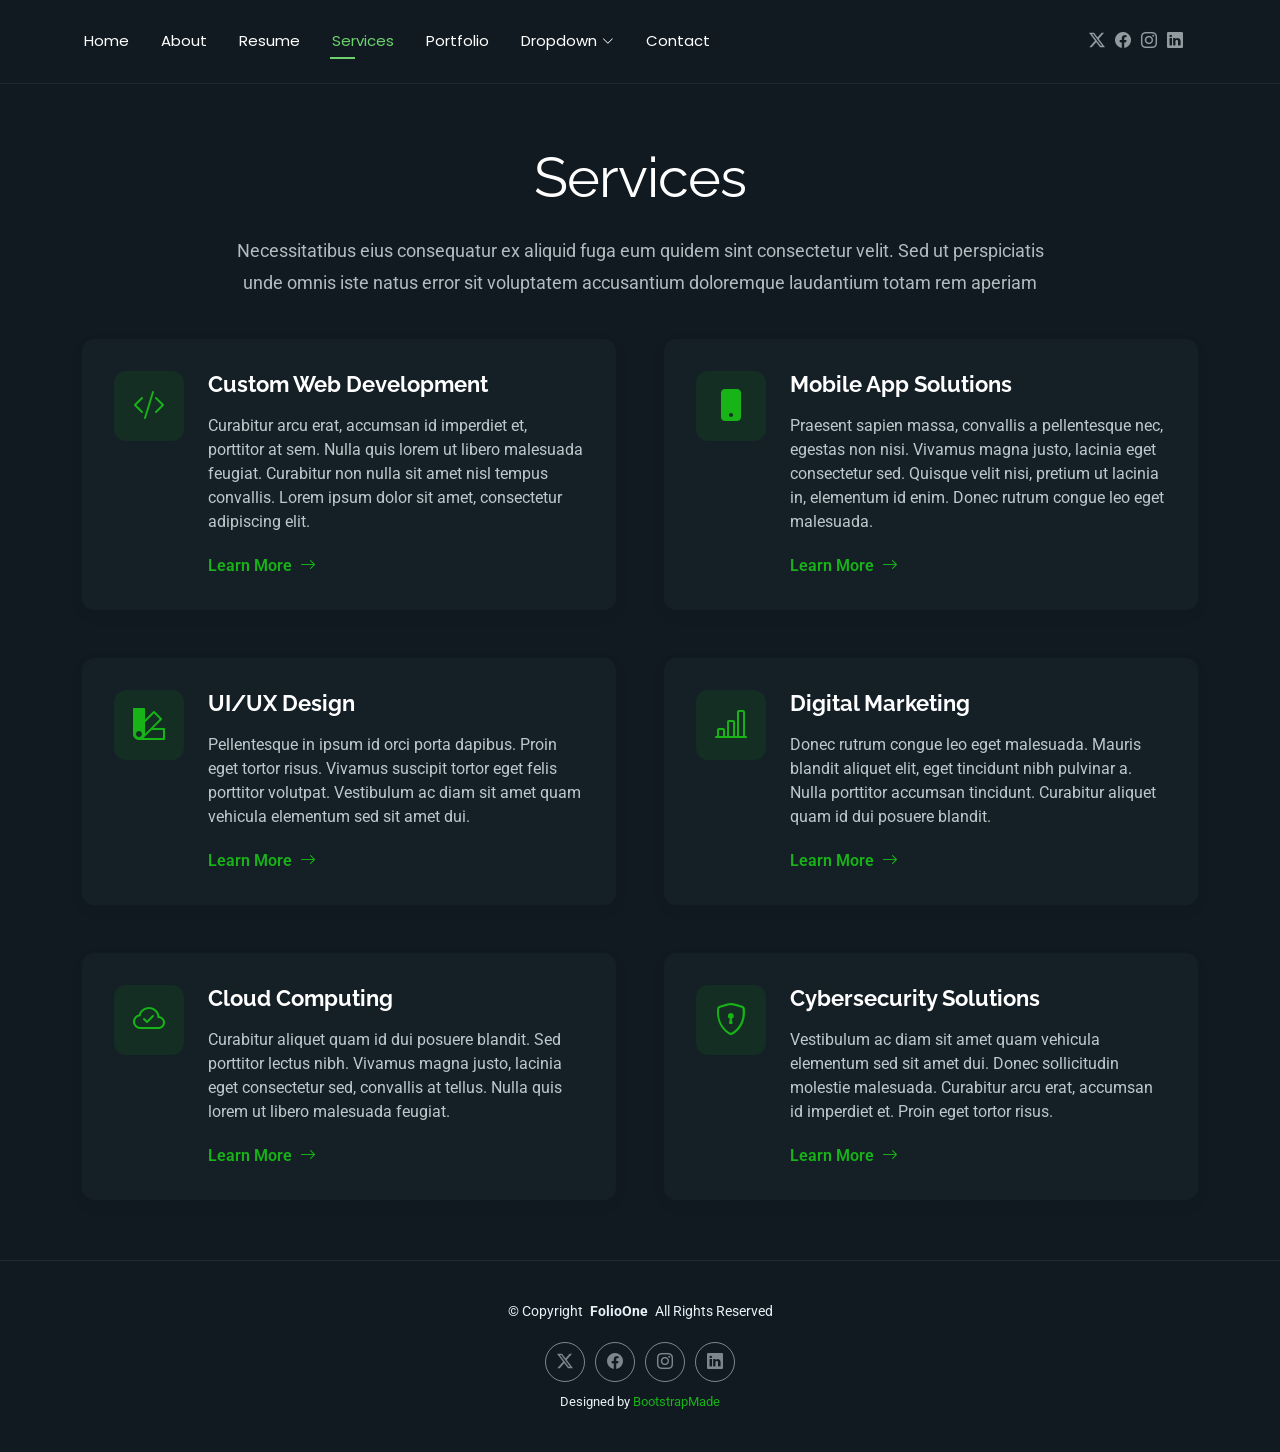
<file: services.html>
<!DOCTYPE html>
<html lang="en">

<head>
  <meta charset="utf-8">
  <meta content="width=device-width, initial-scale=1.0" name="viewport">
  <title>Services - FolioOne Bootstrap Template</title>
  <meta name="description" content="">
  <meta name="keywords" content="">

  <!-- Favicons -->
  <link href="assets/img/favicon.png" rel="icon">
  <link href="assets/img/apple-touch-icon.png" rel="apple-touch-icon">

  <!-- Fonts -->
  <link href="https://fonts.googleapis.com" rel="preconnect">
  <link href="https://fonts.gstatic.com" rel="preconnect" crossorigin>
  <link href="https://fonts.googleapis.com/css2?family=Roboto:ital,wght@0,100;0,300;0,400;0,500;0,700;0,900;1,100;1,300;1,400;1,500;1,700;1,900&family=Poppins:ital,wght@0,100;0,200;0,300;0,400;0,500;0,600;0,700;0,800;0,900;1,100;1,200;1,300;1,400;1,500;1,600;1,700;1,800;1,900&family=Raleway:ital,wght@0,100;0,200;0,300;0,400;0,500;0,600;0,700;0,800;0,900;1,100;1,200;1,300;1,400;1,500;1,600;1,700;1,800;1,900&display=swap" rel="stylesheet">

  <!-- Vendor CSS Files -->
  <link href="assets/vendor/bootstrap/css/bootstrap.min.css" rel="stylesheet">
  <link href="assets/vendor/bootstrap-icons/bootstrap-icons.css" rel="stylesheet">
  <link href="assets/vendor/aos/aos.css" rel="stylesheet">
  <link href="assets/vendor/swiper/swiper-bundle.min.css" rel="stylesheet">
  <link href="assets/vendor/glightbox/css/glightbox.min.css" rel="stylesheet">

  <!-- Main CSS File -->
  <link href="assets/css/main.css" rel="stylesheet">

  <!-- =======================================================
  * Template Name: FolioOne
  * Template URL: https://bootstrapmade.com/folioone-bootstrap-portfolio-website-template/
  * Updated: Aug 23 2025 with Bootstrap v5.3.7
  * Author: BootstrapMade.com
  * License: https://bootstrapmade.com/license/
  ======================================================== -->
</head>

<body class="services-page">

  <header id="header" class="header d-flex align-items-center light-background sticky-top">
    <div class="container position-relative d-flex align-items-center justify-content-between">

      <!-- <a href="index.html" class="logo d-flex align-items-center me-auto me-xl-0">
      <img src="assets/img/logo.webp" alt="">
      <h1 class="sitename">FolioOne</h1> 
    </a> -->

      <nav id="navmenu" class="navmenu">
        <ul>
          <li><a href="index.html">Home</a></li>
          <li><a href="about.html">About</a></li>
          <li><a href="resume.html">Resume</a></li>
          <li><a href="services.html" class="active">Services</a></li>
          <li><a href="portfolio.html">Portfolio</a></li>
          <li class="dropdown"><a href="#"><span>Dropdown</span> <i class="bi bi-chevron-down toggle-dropdown"></i></a>
            <ul>
              <li><a href="#">Dropdown 1</a></li>
              <li class="dropdown"><a href="#"><span>Deep Dropdown</span> <i class="bi bi-chevron-down toggle-dropdown"></i></a>
                <ul>
                  <li><a href="#">Deep Dropdown 1</a></li>
                  <li><a href="#">Deep Dropdown 2</a></li>
                  <li><a href="#">Deep Dropdown 3</a></li>
                  <li><a href="#">Deep Dropdown 4</a></li>
                  <li><a href="#">Deep Dropdown 5</a></li>
                </ul>
              </li>
              <li><a href="#">Dropdown 2</a></li>
              <li><a href="#">Dropdown 3</a></li>
              <li><a href="#">Dropdown 4</a></li>
            </ul>
          </li>
          <li><a href="contact.html">Contact</a></li>
        </ul>
        <i class="mobile-nav-toggle d-xl-none bi bi-list"></i>
      </nav>

      <div class="header-social-links">
        <a href="#" class="twitter"><i class="bi bi-twitter-x"></i></a>
        <a href="#" class="facebook"><i class="bi bi-facebook"></i></a>
        <a href="#" class="instagram"><i class="bi bi-instagram"></i></a>
        <a href="#" class="linkedin"><i class="bi bi-linkedin"></i></a>
      </div>

    </div>
  </header>

  <main class="main">

    <!-- Services Section -->
    <section id="services" class="services section">

      <!-- Section Title -->
      <div class="container section-title" data-aos="fade-up">
        <h2>Services</h2>
        <p>Necessitatibus eius consequatur ex aliquid fuga eum quidem sint consectetur velit. Sed ut perspiciatis unde omnis iste natus error sit voluptatem accusantium doloremque laudantium totam rem aperiam</p>
      </div><!-- End Section Title -->

      <div class="container" data-aos="fade-up" data-aos-delay="100">

        <div class="row justify-content-center g-5">

          <div class="col-md-6" data-aos="fade-right" data-aos-delay="100">
            <div class="service-item">
              <div class="service-icon">
                <i class="bi bi-code-slash"></i>
              </div>
              <div class="service-content">
                <h3>Custom Web Development</h3>
                <p>Curabitur arcu erat, accumsan id imperdiet et, porttitor at sem. Nulla quis lorem ut libero malesuada feugiat. Curabitur non nulla sit amet nisl tempus convallis. Lorem ipsum dolor sit amet, consectetur adipiscing elit.</p>
                <a href="service-details.html" class="service-link">
                  <span>Learn More</span>
                  <i class="bi bi-arrow-right"></i>
                </a>
              </div>
            </div>
          </div><!-- End Service Item -->

          <div class="col-md-6" data-aos="fade-left" data-aos-delay="100">
            <div class="service-item">
              <div class="service-icon">
                <i class="bi bi-phone-fill"></i>
              </div>
              <div class="service-content">
                <h3>Mobile App Solutions</h3>
                <p>Praesent sapien massa, convallis a pellentesque nec, egestas non nisi. Vivamus magna justo, lacinia eget consectetur sed. Quisque velit nisi, pretium ut lacinia in, elementum id enim. Donec rutrum congue leo eget malesuada.</p>
                <a href="service-details.html" class="service-link">
                  <span>Learn More</span>
                  <i class="bi bi-arrow-right"></i>
                </a>
              </div>
            </div>
          </div><!-- End Service Item -->

          <div class="col-md-6" data-aos="fade-right" data-aos-delay="200">
            <div class="service-item">
              <div class="service-icon">
                <i class="bi bi-palette2"></i>
              </div>
              <div class="service-content">
                <h3>UI/UX Design</h3>
                <p>Pellentesque in ipsum id orci porta dapibus. Proin eget tortor risus. Vivamus suscipit tortor eget felis porttitor volutpat. Vestibulum ac diam sit amet quam vehicula elementum sed sit amet dui.</p>
                <a href="service-details.html" class="service-link">
                  <span>Learn More</span>
                  <i class="bi bi-arrow-right"></i>
                </a>
              </div>
            </div>
          </div><!-- End Service Item -->

          <div class="col-md-6" data-aos="fade-left" data-aos-delay="200">
            <div class="service-item">
              <div class="service-icon">
                <i class="bi bi-bar-chart-line"></i>
              </div>
              <div class="service-content">
                <h3>Digital Marketing</h3>
                <p>Donec rutrum congue leo eget malesuada. Mauris blandit aliquet elit, eget tincidunt nibh pulvinar a. Nulla porttitor accumsan tincidunt. Curabitur aliquet quam id dui posuere blandit.</p>
                <a href="service-details.html" class="service-link">
                  <span>Learn More</span>
                  <i class="bi bi-arrow-right"></i>
                </a>
              </div>
            </div>
          </div><!-- End Service Item -->

          <div class="col-md-6" data-aos="fade-right" data-aos-delay="300">
            <div class="service-item">
              <div class="service-icon">
                <i class="bi bi-cloud-check"></i>
              </div>
              <div class="service-content">
                <h3>Cloud Computing</h3>
                <p>Curabitur aliquet quam id dui posuere blandit. Sed porttitor lectus nibh. Vivamus magna justo, lacinia eget consectetur sed, convallis at tellus. Nulla quis lorem ut libero malesuada feugiat.</p>
                <a href="service-details.html" class="service-link">
                  <span>Learn More</span>
                  <i class="bi bi-arrow-right"></i>
                </a>
              </div>
            </div>
          </div><!-- End Service Item -->

          <div class="col-md-6" data-aos="fade-left" data-aos-delay="300">
            <div class="service-item">
              <div class="service-icon">
                <i class="bi bi-shield-lock"></i>
              </div>
              <div class="service-content">
                <h3>Cybersecurity Solutions</h3>
                <p>Vestibulum ac diam sit amet quam vehicula elementum sed sit amet dui. Donec sollicitudin molestie malesuada. Curabitur arcu erat, accumsan id imperdiet et. Proin eget tortor risus.</p>
                <a href="service-details.html" class="service-link">
                  <span>Learn More</span>
                  <i class="bi bi-arrow-right"></i>
                </a>
              </div>
            </div>
          </div><!-- End Service Item -->

        </div>

      </div>

    </section><!-- /Services Section -->

  </main>

  <footer id="footer" class="footer">

    <div class="container">
      <div class="copyright text-center ">
        <p>© <span>Copyright</span> <strong class="px-1 sitename">FolioOne</strong> <span>All Rights Reserved<br></span></p>
      </div>
      <div class="social-links d-flex justify-content-center">
        <a href=""><i class="bi bi-twitter-x"></i></a>
        <a href=""><i class="bi bi-facebook"></i></a>
        <a href=""><i class="bi bi-instagram"></i></a>
        <a href=""><i class="bi bi-linkedin"></i></a>
      </div>
      <div class="credits">
        <!-- All the links in the footer should remain intact. -->
        <!-- You can delete the links only if you've purchased the pro version. -->
        <!-- Licensing information: https://bootstrapmade.com/license/ -->
        <!-- Purchase the pro version with working PHP/AJAX contact form: [buy-url] -->
        Designed by <a href="https://bootstrapmade.com/">BootstrapMade</a>
      </div>
    </div>

  </footer>

  <!-- Scroll Top -->
  <a href="#" id="scroll-top" class="scroll-top d-flex align-items-center justify-content-center"><i class="bi bi-arrow-up-short"></i></a>

  <!-- Preloader -->
  <div id="preloader"></div>

  <!-- Vendor JS Files -->
  <script src="assets/vendor/bootstrap/js/bootstrap.bundle.min.js"></script>
  <script src="assets/vendor/php-email-form/validate.js"></script>
  <script src="assets/vendor/aos/aos.js"></script>
  <script src="assets/vendor/typed.js/typed.umd.js"></script>
  <script src="assets/vendor/waypoints/noframework.waypoints.js"></script>
  <script src="assets/vendor/purecounter/purecounter_vanilla.js"></script>
  <script src="assets/vendor/swiper/swiper-bundle.min.js"></script>
  <script src="assets/vendor/imagesloaded/imagesloaded.pkgd.min.js"></script>
  <script src="assets/vendor/isotope-layout/isotope.pkgd.min.js"></script>
  <script src="assets/vendor/glightbox/js/glightbox.min.js"></script>

  <!-- Main JS File -->
  <script src="assets/js/main.js"></script>

</body>

</html>
</file>
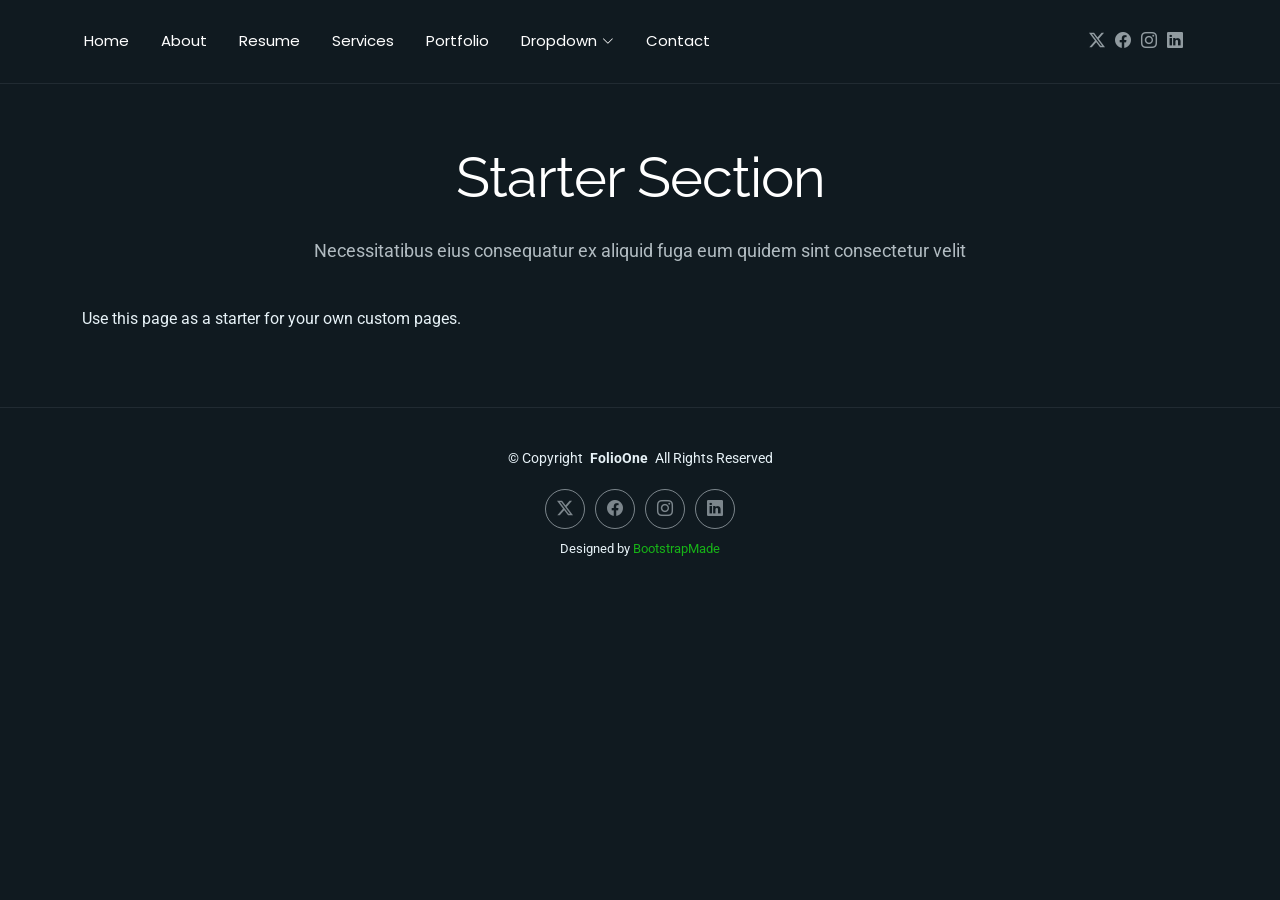
<file: starter-page.html>
<!DOCTYPE html>
<html lang="en">

<head>
  <meta charset="utf-8">
  <meta content="width=device-width, initial-scale=1.0" name="viewport">
  <title>Starter Page - FolioOne Bootstrap Template</title>
  <meta name="description" content="">
  <meta name="keywords" content="">

  <!-- Favicons -->
  <link href="assets/img/favicon.png" rel="icon">
  <link href="assets/img/apple-touch-icon.png" rel="apple-touch-icon">

  <!-- Fonts -->
  <link href="https://fonts.googleapis.com" rel="preconnect">
  <link href="https://fonts.gstatic.com" rel="preconnect" crossorigin>
  <link href="https://fonts.googleapis.com/css2?family=Roboto:ital,wght@0,100;0,300;0,400;0,500;0,700;0,900;1,100;1,300;1,400;1,500;1,700;1,900&family=Poppins:ital,wght@0,100;0,200;0,300;0,400;0,500;0,600;0,700;0,800;0,900;1,100;1,200;1,300;1,400;1,500;1,600;1,700;1,800;1,900&family=Raleway:ital,wght@0,100;0,200;0,300;0,400;0,500;0,600;0,700;0,800;0,900;1,100;1,200;1,300;1,400;1,500;1,600;1,700;1,800;1,900&display=swap" rel="stylesheet">

  <!-- Vendor CSS Files -->
  <link href="assets/vendor/bootstrap/css/bootstrap.min.css" rel="stylesheet">
  <link href="assets/vendor/bootstrap-icons/bootstrap-icons.css" rel="stylesheet">
  <link href="assets/vendor/aos/aos.css" rel="stylesheet">
  <link href="assets/vendor/swiper/swiper-bundle.min.css" rel="stylesheet">
  <link href="assets/vendor/glightbox/css/glightbox.min.css" rel="stylesheet">

  <!-- Main CSS File -->
  <link href="assets/css/main.css" rel="stylesheet">

  <!-- =======================================================
  * Template Name: FolioOne
  * Template URL: https://bootstrapmade.com/folioone-bootstrap-portfolio-website-template/
  * Updated: Aug 23 2025 with Bootstrap v5.3.7
  * Author: BootstrapMade.com
  * License: https://bootstrapmade.com/license/
  ======================================================== -->
</head>

<body class="starter-page-page">

  <header id="header" class="header d-flex align-items-center light-background sticky-top">
    <div class="container position-relative d-flex align-items-center justify-content-between">

      <!-- <a href="index.html" class="logo d-flex align-items-center me-auto me-xl-0">
      <img src="assets/img/logo.webp" alt="">
      <h1 class="sitename">FolioOne</h1> 
    </a> -->

      <nav id="navmenu" class="navmenu">
        <ul>
          <li><a href="index.html">Home</a></li>
          <li><a href="about.html">About</a></li>
          <li><a href="resume.html">Resume</a></li>
          <li><a href="services.html">Services</a></li>
          <li><a href="portfolio.html">Portfolio</a></li>
          <li class="dropdown"><a href="#"><span>Dropdown</span> <i class="bi bi-chevron-down toggle-dropdown"></i></a>
            <ul>
              <li><a href="#">Dropdown 1</a></li>
              <li class="dropdown"><a href="#"><span>Deep Dropdown</span> <i class="bi bi-chevron-down toggle-dropdown"></i></a>
                <ul>
                  <li><a href="#">Deep Dropdown 1</a></li>
                  <li><a href="#">Deep Dropdown 2</a></li>
                  <li><a href="#">Deep Dropdown 3</a></li>
                  <li><a href="#">Deep Dropdown 4</a></li>
                  <li><a href="#">Deep Dropdown 5</a></li>
                </ul>
              </li>
              <li><a href="#">Dropdown 2</a></li>
              <li><a href="#">Dropdown 3</a></li>
              <li><a href="#">Dropdown 4</a></li>
            </ul>
          </li>
          <li><a href="contact.html">Contact</a></li>
        </ul>
        <i class="mobile-nav-toggle d-xl-none bi bi-list"></i>
      </nav>

      <div class="header-social-links">
        <a href="#" class="twitter"><i class="bi bi-twitter-x"></i></a>
        <a href="#" class="facebook"><i class="bi bi-facebook"></i></a>
        <a href="#" class="instagram"><i class="bi bi-instagram"></i></a>
        <a href="#" class="linkedin"><i class="bi bi-linkedin"></i></a>
      </div>

    </div>
  </header>

  <main class="main">

    <!-- Starter Section Section -->
    <section id="starter-section" class="starter-section section">

      <!-- Section Title -->
      <div class="container section-title" data-aos="fade-up">
        <h2>Starter Section</h2>
        <p>Necessitatibus eius consequatur ex aliquid fuga eum quidem sint consectetur velit</p>
      </div><!-- End Section Title -->

      <div class="container" data-aos="fade-up">
        <p>Use this page as a starter for your own custom pages.</p>
      </div>

    </section><!-- /Starter Section Section -->

  </main>

  <footer id="footer" class="footer">

    <div class="container">
      <div class="copyright text-center ">
        <p>© <span>Copyright</span> <strong class="px-1 sitename">FolioOne</strong> <span>All Rights Reserved<br></span></p>
      </div>
      <div class="social-links d-flex justify-content-center">
        <a href=""><i class="bi bi-twitter-x"></i></a>
        <a href=""><i class="bi bi-facebook"></i></a>
        <a href=""><i class="bi bi-instagram"></i></a>
        <a href=""><i class="bi bi-linkedin"></i></a>
      </div>
      <div class="credits">
        <!-- All the links in the footer should remain intact. -->
        <!-- You can delete the links only if you've purchased the pro version. -->
        <!-- Licensing information: https://bootstrapmade.com/license/ -->
        <!-- Purchase the pro version with working PHP/AJAX contact form: [buy-url] -->
        Designed by <a href="https://bootstrapmade.com/">BootstrapMade</a>
      </div>
    </div>

  </footer>

  <!-- Scroll Top -->
  <a href="#" id="scroll-top" class="scroll-top d-flex align-items-center justify-content-center"><i class="bi bi-arrow-up-short"></i></a>

  <!-- Preloader -->
  <div id="preloader"></div>

  <!-- Vendor JS Files -->
  <script src="assets/vendor/bootstrap/js/bootstrap.bundle.min.js"></script>
  <script src="assets/vendor/php-email-form/validate.js"></script>
  <script src="assets/vendor/aos/aos.js"></script>
  <script src="assets/vendor/typed.js/typed.umd.js"></script>
  <script src="assets/vendor/waypoints/noframework.waypoints.js"></script>
  <script src="assets/vendor/purecounter/purecounter_vanilla.js"></script>
  <script src="assets/vendor/swiper/swiper-bundle.min.js"></script>
  <script src="assets/vendor/imagesloaded/imagesloaded.pkgd.min.js"></script>
  <script src="assets/vendor/isotope-layout/isotope.pkgd.min.js"></script>
  <script src="assets/vendor/glightbox/js/glightbox.min.js"></script>

  <!-- Main JS File -->
  <script src="assets/js/main.js"></script>

</body>

</html>
</file>
<file: assets/css/main.css>
/**
* Template Name: FolioOne
* Template URL: https://bootstrapmade.com/folioone-bootstrap-portfolio-website-template/
* Updated: Aug 23 2025 with Bootstrap v5.3.7
* Author: BootstrapMade.com
* License: https://bootstrapmade.com/license/
*/

/*--------------------------------------------------------------
# Font & Color Variables
# Help: https://bootstrapmade.com/color-system/
--------------------------------------------------------------*/
/* Fonts */
:root {
  --default-font: "Roboto",  system-ui, -apple-system, "Segoe UI", Roboto, "Helvetica Neue", Arial, "Noto Sans", "Liberation Sans", sans-serif, "Apple Color Emoji", "Segoe UI Emoji", "Segoe UI Symbol", "Noto Color Emoji";
  --heading-font: "Raleway",  sans-serif;
  --nav-font: "Poppins",  sans-serif;
}

/* Global Colors - The following color variables are used throughout the website. Updating them here will change the color scheme of the entire website */
:root { 
  --background-color: #101a20; /* Background color for the entire website, including individual sections */
  --default-color: #e7f2f7; /* Default color used for the majority of the text content across the entire website */
  --heading-color: #ffffff; /* Color for headings, subheadings and title throughout the website */
  --accent-color: #17B317; /* Accent color that represents your brand on the website. It's used for buttons, links, and other elements that need to stand out */
  --surface-color: #141f26; /* The surface color is used as a background of boxed elements within sections, such as cards, icon boxes, or other elements that require a visual separation from the global background. */
  --contrast-color: #ffffff; /* Contrast color for text, ensuring readability against backgrounds of accent, heading, or default colors. */
}

/* Nav Menu Colors - The following color variables are used specifically for the navigation menu. They are separate from the global colors to allow for more customization options */
:root {
  --nav-color: #ffffff;  /* The default color of the main navmenu links */
  --nav-hover-color: #6DD16D; /* Applied to main navmenu links when they are hovered over or active */
  --nav-mobile-background-color: #349D34; /* Used as the background color for mobile navigation menu */
  --nav-dropdown-background-color: #066B07; /* Used as the background color for dropdown items that appear when hovering over primary navigation items */
  --nav-dropdown-color: #e7f2f7; /* Used for navigation links of the dropdown items in the navigation menu. */
  --nav-dropdown-hover-color: #1387c1; /* Similar to --nav-hover-color, this color is applied to dropdown navigation links when they are hovered over. */
}

/* Color Presets - These classes override global colors when applied to any section or element, providing reuse of the sam color scheme. */

.light-background {
  --background-color: #142027;
  --surface-color: #325264;
}

.dark-background {
  --background-color: #0b1419;
  --default-color: #ffffff;
  --heading-color: #ffffff;
  --surface-color: #252525;
  --contrast-color: #ffffff;
}

/* Smooth scroll */
:root {
  scroll-behavior: smooth;
}

/*--------------------------------------------------------------
# General Styling & Shared Classes
--------------------------------------------------------------*/
body {
  color: var(--default-color);
  background-color: var(--background-color);
  font-family: var(--default-font);
}

a {
  color: var(--accent-color);
  text-decoration: none;
  transition: 0.3s;
}

a:hover {
  color: color-mix(in srgb, var(--accent-color), transparent 25%);
  text-decoration: none;
}

h1,
h2,
h3,
h4,
h5,
h6 {
  color: var(--heading-color);
  font-family: var(--heading-font);
}

/* PHP Email Form Messages
------------------------------*/
.php-email-form .error-message {
  display: none;
  background: #df1529;
  color: #ffffff;
  text-align: left;
  padding: 15px;
  margin-bottom: 24px;
  font-weight: 600;
}

.php-email-form .sent-message {
  display: none;
  color: #ffffff;
  background: #059652;
  text-align: center;
  padding: 15px;
  margin-bottom: 24px;
  font-weight: 600;
}

.php-email-form .loading {
  display: none;
  background: var(--surface-color);
  text-align: center;
  padding: 15px;
  margin-bottom: 24px;
}

.php-email-form .loading:before {
  content: "";
  display: inline-block;
  border-radius: 50%;
  width: 24px;
  height: 24px;
  margin: 0 10px -6px 0;
  border: 3px solid var(--accent-color);
  border-top-color: var(--surface-color);
  animation: php-email-form-loading 1s linear infinite;
}

@keyframes php-email-form-loading {
  0% {
    transform: rotate(0deg);
  }

  100% {
    transform: rotate(360deg);
  }
}

/*--------------------------------------------------------------
# Global Header
--------------------------------------------------------------*/
.header {
  --background-color: rgba(255, 255, 255, 0);
  color: var(--default-color);
  background-color: var(--background-color);
  padding: 15px 0;
  transition: all 0.5s;
  z-index: 997;
  border-bottom: 1px solid color-mix(in srgb, var(--default-color), transparent 92%);
}

.header .logo {
  line-height: 1;
}

.header .logo img {
  max-height: 36px;
  margin-right: 8px;
}

.header .logo h1 {
  font-size: 32px;
  margin: 0;
  font-weight: 400;
  color: var(--heading-color);
}

.header .header-social-links {
  padding-right: 15px;
}

.header .header-social-links a {
  color: color-mix(in srgb, var(--default-color), transparent 40%);
  padding-left: 6px;
  display: inline-block;
  transition: 0.3s;
  font-size: 16px;
}

.header .header-social-links a:hover {
  color: var(--default-color);
}

.header .header-social-links a i {
  line-height: 0px;
}

@media (max-width: 1200px) {
  .header .logo {
    order: 1;
  }

  .header .header-social-links {
    order: 2;
  }

  .header .navmenu {
    order: 3;
  }
}

/* Global Header on Scroll
------------------------------*/
.scrolled .header {
  --background-color: rgba(16, 26, 32, 0.9);
}

/*--------------------------------------------------------------
# Navigation Menu
--------------------------------------------------------------*/
/* Desktop Navigation */
@media (min-width: 1200px) {
  .navmenu {
    padding: 0;
  }

  .navmenu ul {
    margin: 0;
    padding: 0;
    display: flex;
    list-style: none;
    align-items: center;
  }

  .navmenu li {
    position: relative;
  }

  .navmenu>ul>li {
    white-space: nowrap;
    padding: 15px 28px 15px 0;
  }

  .navmenu>ul>li:last-child {
    padding-right: 0;
  }

  .navmenu a,
  .navmenu a:focus {
    color: var(--nav-color);
    font-size: 15px;
    padding: 0 2px;
    font-family: var(--nav-font);
    font-weight: 400;
    display: flex;
    align-items: center;
    justify-content: space-between;
    white-space: nowrap;
    transition: 0.3s;
    position: relative;
  }

  .navmenu a i,
  .navmenu a:focus i {
    font-size: 12px;
    line-height: 0;
    margin-left: 5px;
    transition: 0.3s;
  }

  .navmenu>ul>li>a:before {
    content: "";
    position: absolute;
    height: 2px;
    bottom: -6px;
    left: 0;
    background-color: var(--nav-hover-color);
    visibility: hidden;
    width: 0px;
    transition: all 0.3s ease-in-out 0s;
  }

  .navmenu a:hover:before,
  .navmenu li:hover>a:before,
  .navmenu .active:before {
    visibility: visible;
    width: 25px;
  }

  .navmenu li:hover>a,
  .navmenu .active,
  .navmenu .active:focus {
    color: var(--nav-hover-color);
  }

  .navmenu .dropdown ul {
    margin: 0;
    padding: 10px 0;
    background: var(--nav-dropdown-background-color);
    display: block;
    position: absolute;
    visibility: hidden;
    left: -5px;
    top: 130%;
    opacity: 0;
    transition: 0.3s;
    border-radius: 4px;
    z-index: 99;
    box-shadow: 0px 0px 30px rgba(0, 0, 0, 0.1);
  }

  .navmenu .dropdown ul li {
    min-width: 200px;
  }

  .navmenu .dropdown ul a {
    padding: 10px 20px;
    font-size: 15px;
    text-transform: none;
    color: var(--nav-dropdown-color);
  }

  .navmenu .dropdown ul a i {
    font-size: 12px;
  }

  .navmenu .dropdown ul a:hover,
  .navmenu .dropdown ul .active:hover,
  .navmenu .dropdown ul li:hover>a {
    color: var(--nav-dropdown-hover-color);
  }

  .navmenu .dropdown:hover>ul {
    opacity: 1;
    top: 100%;
    visibility: visible;
  }

  .navmenu .dropdown .dropdown ul {
    top: 0;
    left: -90%;
    visibility: hidden;
  }

  .navmenu .dropdown .dropdown:hover>ul {
    opacity: 1;
    top: 0;
    left: -100%;
    visibility: visible;
  }
}

/* Mobile Navigation */
@media (max-width: 1199px) {
  .mobile-nav-toggle {
    color: var(--nav-color);
    font-size: 28px;
    line-height: 0;
    margin-right: 10px;
    cursor: pointer;
    transition: color 0.3s;
  }

  .navmenu {
    padding: 0;
    z-index: 9997;
  }

  .navmenu ul {
    display: none;
    list-style: none;
    position: absolute;
    inset: 60px 20px 20px 20px;
    padding: 10px 0;
    margin: 0;
    border-radius: 6px;
    background-color: var(--nav-mobile-background-color);
    border: 1px solid color-mix(in srgb, var(--default-color), transparent 90%);
    box-shadow: none;
    overflow-y: auto;
    transition: 0.3s;
    z-index: 9998;
  }

  .navmenu a,
  .navmenu a:focus {
    color: var(--nav-dropdown-color);
    padding: 10px 20px;
    font-family: var(--nav-font);
    font-size: 17px;
    font-weight: 500;
    display: flex;
    align-items: center;
    justify-content: space-between;
    white-space: nowrap;
    transition: 0.3s;
  }

  .navmenu a i,
  .navmenu a:focus i {
    font-size: 12px;
    line-height: 0;
    margin-left: 5px;
    width: 30px;
    height: 30px;
    display: flex;
    align-items: center;
    justify-content: center;
    border-radius: 50%;
    transition: 0.3s;
    background-color: color-mix(in srgb, var(--accent-color), transparent 90%);
  }

  .navmenu a i:hover,
  .navmenu a:focus i:hover {
    background-color: var(--accent-color);
    color: var(--contrast-color);
  }

  .navmenu a:hover,
  .navmenu .active,
  .navmenu .active:focus {
    color: var(--nav-dropdown-hover-color);
  }

  .navmenu .active i,
  .navmenu .active:focus i {
    background-color: var(--accent-color);
    color: var(--contrast-color);
    transform: rotate(180deg);
  }

  .navmenu .dropdown ul {
    position: static;
    display: none;
    z-index: 99;
    padding: 10px 0;
    margin: 10px 20px;
    background-color: var(--nav-dropdown-background-color);
    transition: all 0.5s ease-in-out;
  }

  .navmenu .dropdown ul ul {
    background-color: rgba(33, 37, 41, 0.1);
  }

  .navmenu .dropdown>.dropdown-active {
    display: block;
    background-color: rgba(33, 37, 41, 0.03);
  }

  .mobile-nav-active {
    overflow: hidden;
  }

  .mobile-nav-active .mobile-nav-toggle {
    color: #fff;
    position: absolute;
    font-size: 32px;
    top: 15px;
    right: 15px;
    margin-right: 0;
    z-index: 9999;
  }

  .mobile-nav-active .navmenu {
    position: fixed;
    overflow: hidden;
    inset: 0;
    background: rgba(33, 37, 41, 0.8);
    transition: 0.3s;
  }

  .mobile-nav-active .navmenu>ul {
    display: block;
  }
}

/*--------------------------------------------------------------
# Global Footer
--------------------------------------------------------------*/
.footer {
  color: var(--default-color);
  background-color: var(--background-color);
  font-size: 14px;
  padding: 40px 0;
  position: relative;
  border-top: 1px solid color-mix(in srgb, var(--default-color), transparent 92%);
}

.footer .copyright p {
  margin-bottom: 0;
}

.footer .social-links {
  margin-top: 20px;
}

.footer .social-links a {
  display: flex;
  align-items: center;
  justify-content: center;
  width: 40px;
  height: 40px;
  border-radius: 50%;
  border: 1px solid color-mix(in srgb, var(--default-color), transparent 50%);
  font-size: 16px;
  color: color-mix(in srgb, var(--default-color), transparent 50%);
  margin: 0 5px;
  transition: 0.3s;
}

.footer .social-links a:hover {
  color: var(--accent-color);
  border-color: var(--accent-color);
}

.footer .credits {
  margin-top: 10px;
  font-size: 13px;
  text-align: center;
}

/*--------------------------------------------------------------
# Preloader
--------------------------------------------------------------*/
#preloader {
  position: fixed;
  inset: 0;
  z-index: 9999;
  overflow: hidden;
  background-color: var(--background-color);
  transition: all 0.6s ease-out;
  width: 100%;
  height: 100vh;
}

#preloader:before,
#preloader:after {
  content: "";
  position: absolute;
  border: 4px solid var(--accent-color);
  border-radius: 50%;
  animation: animate-preloader 2s cubic-bezier(0, 0.2, 0.8, 1) infinite;
}

#preloader:after {
  animation-delay: -0.5s;
}

@keyframes animate-preloader {
  0% {
    width: 10px;
    height: 10px;
    top: calc(50% - 5px);
    left: calc(50% - 5px);
    opacity: 1;
  }

  100% {
    width: 72px;
    height: 72px;
    top: calc(50% - 36px);
    left: calc(50% - 36px);
    opacity: 0;
  }
}

/*--------------------------------------------------------------
# Scroll Top Button
--------------------------------------------------------------*/
.scroll-top {
  position: fixed;
  visibility: hidden;
  opacity: 0;
  right: 15px;
  bottom: -15px;
  z-index: 99999;
  background-color: var(--accent-color);
  width: 44px;
  height: 44px;
  border-radius: 50px;
  transition: all 0.4s;
}

.scroll-top i {
  font-size: 24px;
  color: var(--contrast-color);
  line-height: 0;
}

.scroll-top:hover {
  background-color: color-mix(in srgb, var(--accent-color), transparent 20%);
  color: var(--contrast-color);
}

.scroll-top.active {
  visibility: visible;
  opacity: 1;
  bottom: 15px;
}

/*--------------------------------------------------------------
# Disable aos animation delay on mobile devices
--------------------------------------------------------------*/
@media screen and (max-width: 768px) {
  [data-aos-delay] {
    transition-delay: 0 !important;
  }
}

/*--------------------------------------------------------------
# Global Page Titles & Breadcrumbs
--------------------------------------------------------------*/
.page-title {
  color: var(--default-color);
  background-color: var(--background-color);
  position: relative;
}

.page-title .heading {
  padding: 80px 0;
  border-top: 1px solid color-mix(in srgb, var(--default-color), transparent 90%);
}

.page-title .heading h1 {
  font-size: 38px;
  font-weight: 700;
}

.page-title nav {
  background-color: color-mix(in srgb, var(--default-color), transparent 96%);
  padding: 20px 0;
}

.page-title nav ol {
  display: flex;
  flex-wrap: wrap;
  list-style: none;
  padding: 0;
  margin: 0;
  font-size: 16px;
  font-weight: 400;
}

.page-title nav ol li+li {
  padding-left: 10px;
}

.page-title nav ol li+li::before {
  content: "/";
  display: inline-block;
  padding-right: 10px;
  color: color-mix(in srgb, var(--default-color), transparent 70%);
}

/*--------------------------------------------------------------
# Global Sections
--------------------------------------------------------------*/
section,
.section {
  color: var(--default-color);
  background-color: var(--background-color);
  padding: 60px 0;
  scroll-margin-top: 100px;
  overflow: clip;
}

@media (max-width: 1199px) {

  section,
  .section {
    scroll-margin-top: 66px;
  }
}

/*--------------------------------------------------------------
# Global Section Titles
--------------------------------------------------------------*/
.section-title {
  text-align: center;
  padding-bottom: 40px;
  position: relative;
}

.section-title h2 {
  font-size: 3.5rem;
  font-weight: 400;
  line-height: 1.2;
  color: var(--heading-color);
  margin-bottom: 1.5rem;
  letter-spacing: -1px;
}

@media (max-width: 768px) {
  .section-title h2 {
    font-size: 2.5rem;
  }
}

.section-title p {
  font-size: 1.125rem;
  line-height: 1.8;
  color: color-mix(in srgb, var(--default-color), transparent 25%);
  max-width: 900px;
  margin: 0 auto;
  text-wrap: balance;
}

/*--------------------------------------------------------------
# Hero Section
--------------------------------------------------------------*/
.hero {
  padding: 80px 0;
  min-height: 100vh;
  display: flex;
  align-items: center;
}

.hero .hero-content h1 {
  font-size: 3.5rem;
  font-weight: 700;
  margin-bottom: 1rem;
  line-height: 1.2;
}

.hero .hero-content h1 .highlight {
  color: var(--accent-color);
  position: relative;
}

.hero .hero-content h1 .highlight::after {
  content: "";
  position: absolute;
  bottom: 0;
  left: 0;
  width: 100%;
  height: 3px;
  background: linear-gradient(90deg, var(--accent-color), color-mix(in srgb, var(--accent-color), transparent 50%));
  border-radius: 2px;
}

@media (max-width: 768px) {
  .hero .hero-content h1 {
    font-size: 2.5rem;
  }
}

.hero .hero-content h2 {
  font-size: 1.5rem;
  font-weight: 400;
  margin-bottom: 2rem;
  color: color-mix(in srgb, var(--default-color), transparent 20%);
}

.hero .hero-content h2 .typed {
  color: var(--accent-color);
  font-weight: 600;
}

@media (max-width: 768px) {
  .hero .hero-content h2 {
    font-size: 1.25rem;
  }
}

.hero .hero-content p {
  font-size: 1.1rem;
  line-height: 1.6;
  margin-bottom: 2.5rem;
  color: color-mix(in srgb, var(--default-color), transparent 30%);
}

.hero .hero-actions {
  display: flex;
  gap: 1rem;
  margin-bottom: 3rem;
}

.hero .hero-actions .btn {
  padding: 12px 30px;
  border-radius: 50px;
  font-weight: 600;
  text-decoration: none;
  transition: all 0.3s ease;
  border: 2px solid;
}

.hero .hero-actions .btn.btn-primary {
  background: var(--accent-color);
  color: var(--contrast-color);
  border-color: var(--accent-color);
}

.hero .hero-actions .btn.btn-primary:hover {
  background: color-mix(in srgb, var(--accent-color), black 15%);
  border-color: color-mix(in srgb, var(--accent-color), black 15%);
  transform: translateY(-2px);
}

.hero .hero-actions .btn.btn-outline {
  background: transparent;
  color: var(--accent-color);
  border-color: var(--accent-color);
}

.hero .hero-actions .btn.btn-outline:hover {
  transform: translateY(-2px);
}

@media (max-width: 576px) {
  .hero .hero-actions {
    flex-direction: column;
  }

  .hero .hero-actions .btn {
    text-align: center;
  }
}

.hero .social-links {
  display: flex;
  gap: 1rem;
}

.hero .social-links a {
  width: 45px;
  height: 45px;
  background: var(--surface-color);
  border-radius: 50%;
  display: flex;
  align-items: center;
  justify-content: center;
  color: var(--default-color);
  font-size: 1.2rem;
  transition: all 0.3s ease;
}

.hero .social-links a:hover {
  background: var(--accent-color);
  color: var(--contrast-color);
  transform: translateY(-3px);
  box-shadow: 0 8px 25px color-mix(in srgb, var(--accent-color), transparent 70%);
}

.hero .hero-image {
  position: relative;
}

.hero .hero-image .image-wrapper {
  position: relative;
  max-width: 450px;
  margin: 0 auto;
}

En el código CSS que proporcionaste, el "contorno" o buffer blanco que ves alrededor de la imagen de perfil en la sección Hero se genera por una combinación de padding, background y un box-shadow.

Para quitarlo, debes buscar y modificar las propiedades dentro de la clase .hero .hero-image .image-wrapper img (que está cerca de la línea 610 de tu archivo CSS).

Las líneas específicas a modificar son:
Busca este bloque (aproximadamente línea 614):

CSS
.hero .hero-image .image-wrapper img {
  border-radius: 20px;
  box-shadow: 0 5px 15px color-mix(in srgb, var(--default-color), transparent 95%); /* <--- ELIMINA ESTA LÍNEA */
  transition: transform 0.3s ease;
}
Cómo dejarlo para que no tenga contorno:
Si quieres eliminar cualquier rastro de borde o sombra que haga parecer que tiene un "buffer", deja ese bloque así:

CSS
.hero .hero-image .image-wrapper img {
  border-radius: 20px;
  box-shadow: none ; /* Quita la sombra */
  border: none ;     /* Asegura que no haya borde */
  padding: 0 ;      /* Asegura que no haya espacio interno */
  background: transparent ; /* Asegura que el fondo sea transparente */
  transition: transform 0.3s ease;
}

.hero .hero-image .image-wrapper img:hover {
  transform: scale(1.02);
}

.hero .hero-image .floating-elements {
  position: absolute;
  top: 0;
  left: 0;
  right: 0;
  bottom: 0;
  pointer-events: none;
}

.hero .hero-image .floating-elements .floating-card {
  position: absolute;
  background: var(--surface-color);
  padding: 15px 20px;
  border-radius: 15px;
  box-shadow: 0 10px 30px color-mix(in srgb, var(--default-color), transparent 90%);
  display: flex;
  align-items: center;
  gap: 10px;
  font-weight: 600;
  animation: float 3s ease-in-out infinite;
}

.hero .hero-image .floating-elements .floating-card i {
  font-size: 1.5rem;
  color: var(--accent-color);
}

.hero .hero-image .floating-elements .floating-card.design {
  top: 27%;
  right: -25%;
  animation-delay: 0s;
}

.hero .hero-image .floating-elements .floating-card.code {
  bottom: 30%;
  left: -15%;
  animation-delay: 1s;
}

.hero .hero-image .floating-elements .floating-card.creativity {
  top: 60%;
  right: -5%;
  animation-delay: 2s;
}

@media (max-width: 992px) {
  .hero .hero-image .floating-elements .floating-card {
    display: none;
  }
}

@keyframes float {

  0%,
  100% {
    transform: translateY(0px);
  }

  50% {
    transform: translateY(-10px);
  }
}

@media (max-width: 992px) {
  .hero .hero-content {
    text-align: center;
    margin-bottom: 3rem;
  }
}

/*--------------------------------------------------------------
# About Section
--------------------------------------------------------------*/
.about .intro-content .eyebrow {
  display: inline-block;
  letter-spacing: 0.12em;
  text-transform: uppercase;
  font-size: 12px;
  color: color-mix(in srgb, var(--default-color), transparent 40%);
  margin-bottom: 16px;
}

.about .intro-content .headline {
  font-family: var(--heading-font);
  font-weight: 300;
  line-height: 1.2;
  font-size: clamp(28px, 4vw, 44px);
  margin: 0 0 10px 0;
}

.about .intro-content .lead {
  font-size: 18px;
  line-height: 1.8;
  color: color-mix(in srgb, var(--default-color), transparent 10%);
  margin-bottom: 24px;
}

.about .intro-content p {
  line-height: 1.8;
  margin-bottom: 24px;
  color: color-mix(in srgb, var(--default-color), transparent 5%);
}

.about .intro-content .cta-group {
  display: flex;
  gap: 24px;
  align-items: center;
  margin-top: 24px;
}

.about .intro-content .cta-group .btn-ghost {
  display: inline-flex;
  align-items: center;
  gap: 8px;
  padding: 12px 18px;
  border-radius: 6px;
  color: var(--accent-color);
  background: color-mix(in srgb, var(--accent-color), transparent 92%);
  border: 1px solid color-mix(in srgb, var(--accent-color), transparent 70%);
  transition: 0.3s ease-in-out;
}

.about .intro-content .cta-group .btn-ghost:hover,
.about .intro-content .cta-group .btn-ghost:focus {
  color: var(--contrast-color);
  background: var(--accent-color);
  border-color: var(--accent-color);
  outline: none;
  box-shadow: 0 0 0 3px color-mix(in srgb, var(--accent-color), transparent 70%);
}

.about .intro-content .cta-group .link-underline {
  display: inline-flex;
  align-items: center;
  gap: 8px;
  position: relative;
  color: var(--accent-color);
  padding-bottom: 4px;
  transition: 0.3s ease-in-out;
}

.about .intro-content .cta-group .link-underline::after {
  content: "";
  position: absolute;
  left: 0;
  right: 0;
  bottom: 0;
  height: 1px;
  background: color-mix(in srgb, var(--accent-color), transparent 40%);
  transform: scaleX(0.4);
  transform-origin: left;
  transition: 0.3s ease-in-out;
}

.about .intro-content .cta-group .link-underline:hover,
.about .intro-content .cta-group .link-underline:focus {
  color: color-mix(in srgb, var(--accent-color), transparent 10%);
  outline: none;
}

.about .intro-content .cta-group .link-underline:hover::after,
.about .intro-content .cta-group .link-underline:focus::after {
  transform: scaleX(1);
}

.about .profile-figure {
  margin: 0;
}

.about .profile-figure .profile-photo {
  width: 88%;
  max-width: 440px;
  border-radius: 18px;
  box-shadow: 0 10px 30px color-mix(in srgb, var(--default-color), transparent 92%);
  transform: translateY(0);
  transition: transform 0.3s ease-in-out;
}

.about .profile-figure .profile-caption {
  margin-top: 24px;
  display: flex;
  align-items: center;
  justify-content: center;
}

.about .profile-figure .profile-caption .meta {
  font-size: 14px;
  color: color-mix(in srgb, var(--default-color), transparent 20%);
}

.about .profile-figure .profile-caption .meta .funfact {
  font-size: 13px;
  margin-top: 4px;
  color: color-mix(in srgb, var(--default-color), transparent 35%);
}

.about .profile-figure:hover .profile-photo {
  transform: translateY(-4px);
}

.about .skill-item {
  padding: 24px;
  border-radius: 6px;
  transition: 0.3s ease-in-out;
  background: color-mix(in srgb, var(--surface-color), var(--accent-color) 2%);
  border: 1px solid color-mix(in srgb, var(--default-color), transparent 88%);
  height: 100%;
}

.about .skill-item i {
  font-size: 24px;
  color: var(--accent-color);
  margin-bottom: 16px;
  display: inline-block;
}

.about .skill-item h3 {
  font-size: 16px;
  margin-bottom: 6px;
  font-weight: 500;
}

.about .skill-item p {
  margin: 0;
  font-size: 14px;
  color: color-mix(in srgb, var(--default-color), transparent 25%);
}

.about .skill-item:hover {
  transform: translateY(-3px);
  border-color: color-mix(in srgb, var(--accent-color), transparent 60%);
  box-shadow: 0 10px 30px color-mix(in srgb, var(--default-color), transparent 92%);
}

.about .timeline-item {
  position: relative;
  padding-left: 26px;
}

.about .timeline-item time {
  display: inline-block;
  font-size: 12px;
  letter-spacing: 0.08em;
  text-transform: uppercase;
  color: color-mix(in srgb, var(--default-color), transparent 45%);
  margin-bottom: 6px;
}

.about .timeline-item h4 {
  font-size: 18px;
  font-weight: 400;
  margin: 0 0 6px;
}

.about .timeline-item p {
  font-size: 14px;
  color: color-mix(in srgb, var(--default-color), transparent 25%);
  margin: 0;
}

.about .timeline-item .dot {
  position: absolute;
  left: 0;
  top: 4px;
  width: 10px;
  height: 10px;
  border-radius: 50%;
  background: var(--accent-color);
  box-shadow: 0 0 0 6px color-mix(in srgb, var(--accent-color), transparent 80%);
}

.about .personal-quote {
  padding: 24px 0;
}

.about .personal-quote p {
  font-family: var(--heading-font);
  font-weight: 300;
  font-size: clamp(20px, 3vw, 28px);
  line-height: 1.5;
  color: color-mix(in srgb, var(--default-color), transparent 5%);
  margin: 0 auto;
  max-width: 800px;
}

.about .fact-pill {
  display: flex;
  align-items: center;
  justify-content: center;
  gap: 10px;
  padding: 10px 14px;
  border-radius: 999px;
  border: 1px solid color-mix(in srgb, var(--default-color), transparent 85%);
  background: var(--surface-color);
  color: color-mix(in srgb, var(--default-color), transparent 10%);
  transition: 0.3s ease-in-out;
}

.about .fact-pill i {
  color: var(--accent-color);
}

.about .fact-pill span {
  font-size: 14px;
}

.about .fact-pill:hover {
  transform: translateY(-2px);
  border-color: color-mix(in srgb, var(--accent-color), transparent 60%);
  box-shadow: 0 10px 30px color-mix(in srgb, var(--default-color), transparent 92%);
}

.about .fact-pill:focus-within {
  box-shadow: 0 0 0 3px color-mix(in srgb, var(--accent-color), transparent 70%);
}

@media (max-width: 992px) {
  .about .profile-figure {
    text-align: center !important;
  }

  .about .profile-figure .profile-photo {
    width: 72%;
  }

  .about .intro-content .cta-group {
    flex-wrap: wrap;
  }
}

@media (max-width: 576px) {
  .about .profile-figure .profile-photo {
    width: 100%;
  }
}

/*--------------------------------------------------------------
# Skills Section
--------------------------------------------------------------*/
.skills .skill-box {
  background-color: var(--surface-color);
  padding: 2rem;
  border-radius: 8px;
  box-shadow: 0 0 20px rgba(0, 0, 0, 0.05);
}

.skills .skill-box h3 {
  font-size: 1.2rem;
  margin-bottom: 1rem;
  font-weight: 600;
}

.skills .skill-box p {
  font-size: 0.9rem;
  margin-bottom: 0.8rem;
  opacity: 0.6;
}

.skills .skill-box .progress {
  background-color: color-mix(in srgb, var(--accent-color), transparent 85%);
  border-radius: 50px;
  height: 8px;
  margin-top: 5px;
  overflow: hidden;
}

.skills .skill-box .progress .progress-bar {
  background-color: var(--accent-color);
  height: 100%;
  position: relative;
  border-radius: 50px;
  transition: 0.9s;
  width: 1px;
}

/*--------------------------------------------------------------
# Stats Section
--------------------------------------------------------------*/
.stats .avatars {
  position: relative;
}

.stats .avatars img {
  width: 60px;
  height: 60px;
  border: 3px solid var(--accent-color);
  margin-right: -15px;
  transition: transform 0.3s ease;
}

.stats .avatars img:hover {
  transform: translateY(-5px);
  z-index: 2;
}

.stats .counters h2 {
  color: var(--heading-color);
  font-size: 48px;
  font-weight: 700;
  margin-bottom: 10px;
}

.stats .counters h2 span {
  display: inline-block;
}

.stats .counters p {
  color: var(--default-color);
  font-size: 18px;
  margin: 0;
  opacity: 0.9;
}

@media (max-width: 991px) {
  .stats .row {
    text-align: center;
  }

  .stats .avatars {
    justify-content: center;
    margin-bottom: 40px;
  }

  .stats .counters h2 {
    font-size: 36px;
  }

  .stats .counters p {
    font-size: 16px;
  }

  .stats .counters .col-md-4 {
    margin-bottom: 30px;
  }

  .stats .counters .col-md-4:last-child {
    margin-bottom: 0;
  }
}

@media (max-width: 576px) {
  .stats {
    padding: 60px 0;
  }

  .stats .avatars {
    flex-wrap: wrap;
    justify-content: center;
  }

  .stats .avatars img {
    margin: 0 -8px;
  }
}

/*--------------------------------------------------------------
# Testimonials Section
--------------------------------------------------------------*/
.testimonials .testimonials-carousel,
.testimonials .testimonials-slider {
  overflow: hidden;
}

.testimonials .testimonial-item .testimonial-content {
  border-left: 3px solid var(--accent-color);
  padding-left: 30px;
}

.testimonials .testimonial-item .testimonial-img {
  border-radius: 50%;
  border: 4px solid var(--background-color);
  margin: 0 auto;
}

.testimonials .testimonial-item h3 {
  font-size: 20px;
  font-weight: bold;
  margin: 10px 0 5px 0;
}

.testimonials .testimonial-item h4 {
  font-size: 14px;
  color: color-mix(in srgb, var(--default-color), transparent 40%);
  margin: 0 0 10px 0;
}

.testimonials .testimonial-item .stars i {
  color: #ffc107;
  margin: 0 1px;
}

.testimonials .testimonial-item .quote-icon-left,
.testimonials .testimonial-item .quote-icon-right {
  color: color-mix(in srgb, var(--accent-color), transparent 50%);
  font-size: 26px;
  line-height: 0;
}

.testimonials .testimonial-item .quote-icon-left {
  display: inline-block;
  left: -5px;
  position: relative;
}

.testimonials .testimonial-item .quote-icon-right {
  display: inline-block;
  right: -5px;
  position: relative;
  top: 10px;
  transform: scale(-1, -1);
}

.testimonials .testimonial-item p {
  font-style: italic;
}

.testimonials .swiper-wrapper {
  height: auto;
}

.testimonials .swiper-pagination {
  margin-top: 30px;
  position: relative;
}

.testimonials .swiper-pagination .swiper-pagination-bullet {
  width: 12px;
  height: 12px;
  background-color: color-mix(in srgb, var(--default-color), transparent 85%);
  opacity: 1;
}

.testimonials .swiper-pagination .swiper-pagination-bullet-active {
  background-color: var(--accent-color);
}

/*--------------------------------------------------------------
# Resume Section
--------------------------------------------------------------*/
.resume .resume-item {
  margin-bottom: 3rem;
}

.resume .resume-item .resume-title {
  font-size: 1.75rem;
  font-weight: 700;
  margin-bottom: 1.5rem;
  padding-bottom: 1.5rem;
  position: relative;
  color: var(--heading-color);
}

.resume .resume-item .resume-title::after {
  content: "";
  position: absolute;
  display: block;
  width: 50px;
  height: 3px;
  background: var(--accent-color);
  bottom: 0;
  left: 0;
}

.resume .resume-item .resume-content {
  padding-left: 1.25rem;
  border-left: 2px solid color-mix(in srgb, var(--accent-color), transparent 85%);
}

.resume .resume-item article {
  position: relative;
  margin-bottom: 2.5rem;
}

.resume .resume-item article::before {
  content: "";
  position: absolute;
  width: 16px;
  height: 16px;
  border-radius: 50%;
  left: -1.8rem;
  top: 0.25rem;
  background: var(--background-color);
  border: 2px solid var(--accent-color);
}

.resume .resume-item article h4 {
  font-size: 1.25rem;
  font-weight: 600;
  margin-bottom: 0.5rem;
  color: var(--heading-color);
}

.resume .resume-item article h5 {
  font-size: 1rem;
  background: color-mix(in srgb, var(--accent-color), transparent 92%);
  padding: 0.375rem 0.75rem;
  display: inline-block;
  font-weight: 600;
  margin: 0.5rem 0;
  color: var(--accent-color);
  border-radius: 4px;
}

.resume .resume-item article .institution,
.resume .resume-item article .company {
  font-size: 1rem;
  margin-bottom: 1rem;
  color: color-mix(in srgb, var(--default-color), transparent 25%);
}

.resume .resume-item article p {
  margin-bottom: 1rem;
}

.resume .resume-item article ul {
  padding-left: 1.25rem;
  margin-bottom: 0;
}

.resume .resume-item article ul li {
  padding-bottom: 0.75rem;
  position: relative;
}

.resume .resume-item article ul li:last-child {
  padding-bottom: 0;
}

.resume .skill-item {
  margin-bottom: 2rem;
}

.resume .skill-item h4 {
  font-size: 1rem;
  font-weight: 600;
  margin-bottom: 0.75rem;
  color: var(--heading-color);
}

.resume .skill-item .progress {
  height: 0.75rem;
  background-color: color-mix(in srgb, var(--accent-color), transparent 92%);
  border-radius: 1rem;
  overflow: visible;
}

.resume .skill-item .progress .progress-bar {
  background-color: var(--accent-color);
  position: relative;
  border-radius: 1rem;
  width: 0;
  transition: width 1s ease;
}

.resume .skill-item .progress .progress-bar::after {
  content: attr(aria-valuenow) "%";
  position: absolute;
  right: 0;
  top: -1.75rem;
  font-size: 0.875rem;
  font-weight: 600;
  color: var(--accent-color);
}

@media (max-width: 991.98px) {
  .resume .resume-item {
    margin-bottom: 2rem;
  }
}

@media (max-width: 767.98px) {
  .resume .resume-content {
    padding-left: 1rem !important;
  }

  .resume article::before {
    left: -2rem !important;
  }
}

/*--------------------------------------------------------------
# Services Section
--------------------------------------------------------------*/
.services .service-item {
  display: flex;
  background-color: var(--surface-color);
  border-radius: 12px;
  padding: 2rem;
  height: 100%;
  position: relative;
  overflow: hidden;
  box-shadow: 0 5px 20px rgba(0, 0, 0, 0.03);
  transition: all 0.4s ease;
}

.services .service-item::before {
  content: "";
  position: absolute;
  left: 0;
  top: 0;
  height: 100%;
  width: 4px;
  background-color: var(--accent-color);
  transform: scaleY(0);
  transform-origin: bottom;
  transition: transform 0.4s cubic-bezier(0.65, 0, 0.35, 1);
}

.services .service-item:hover {
  box-shadow: 0 10px 30px rgba(0, 0, 0, 0.08);
  transform: translateY(-5px);
}

.services .service-item:hover::before {
  transform: scaleY(1);
}

.services .service-item:hover .service-icon {
  background-color: var(--accent-color);
  color: var(--contrast-color);
  transform: rotateY(180deg);
}

.services .service-item:hover .service-icon i {
  transform: rotateY(180deg);
}

.services .service-item:hover .service-link i {
  transform: translateX(5px);
}

.services .service-icon {
  flex-shrink: 0;
  width: 70px;
  height: 70px;
  border-radius: 12px;
  background-color: color-mix(in srgb, var(--accent-color), transparent 90%);
  color: var(--accent-color);
  display: flex;
  align-items: center;
  justify-content: center;
  margin-right: 1.5rem;
  transition: all 0.5s ease;
}

.services .service-icon i {
  font-size: 2rem;
  transition: transform 0.5s ease;
}

.services .service-content {
  flex-grow: 1;
}

.services .service-content h3 {
  font-size: 1.4rem;
  margin-bottom: 1rem;
  font-weight: 700;
  color: var(--heading-color);
}

.services .service-content p {
  margin-bottom: 1.25rem;
  color: color-mix(in srgb, var(--default-color), transparent 20%);
}

.services .service-link {
  display: inline-flex;
  align-items: center;
  color: var(--accent-color);
  font-weight: 600;
  text-decoration: none;
  transition: color 0.3s ease;
}

.services .service-link span {
  margin-right: 0.5rem;
}

.services .service-link i {
  transition: transform 0.3s ease;
}

.services .service-link:hover {
  color: color-mix(in srgb, var(--accent-color), transparent 25%);
}

@media (max-width: 767.98px) {
  .services .service-item {
    padding: 1.5rem;
    margin-bottom: 1rem;
  }

  .services .service-icon {
    width: 60px;
    height: 60px;
    margin-right: 1rem;
  }

  .services .service-icon i {
    font-size: 1.5rem;
  }

  .services .service-content h3 {
    font-size: 1.2rem;
    margin-bottom: 0.75rem;
  }

  .services .service-content p {
    margin-bottom: 1rem;
    font-size: 0.95rem;
  }
}

@media (max-width: 575.98px) {
  .services .service-item {
    flex-direction: column;
    text-align: center;
  }

  .services .service-item::before {
    width: 100%;
    height: 4px;
    transform: scaleX(0);
    transform-origin: left;
  }

  .services .service-item:hover::before {
    transform: scaleX(1);
  }

  .services .service-icon {
    margin-right: 0;
    margin-bottom: 1.25rem;
  }

  .services .service-link {
    justify-content: center;
  }
}

/*--------------------------------------------------------------
# Service Details Section
--------------------------------------------------------------*/
.service-details .service-hero {
  margin-bottom: 4rem;
}

.service-details .service-hero .service-meta {
  display: flex;
  align-items: center;
  gap: 1rem;
  margin-bottom: 1.5rem;
}

.service-details .service-hero .service-meta .service-category {
  background: color-mix(in srgb, var(--accent-color), transparent 85%);
  color: var(--accent-color);
  padding: 0.5rem 1rem;
  border-radius: 20px;
  font-size: 0.85rem;
  font-weight: 500;
  letter-spacing: 0.5px;
}

.service-details .service-hero .service-meta .reading-time {
  color: color-mix(in srgb, var(--default-color), transparent 50%);
  font-size: 0.9rem;
  font-weight: 300;
}

.service-details .service-hero h1 {
  font-size: 3.5rem;
  font-weight: 300;
  line-height: 1.2;
  margin-bottom: 1.5rem;
  color: var(--heading-color);
  letter-spacing: -0.02em;
}

.service-details .service-hero .service-description {
  font-size: 1.25rem;
  line-height: 1.7;
  color: color-mix(in srgb, var(--default-color), transparent 25%);
  font-weight: 300;
  margin: 0;
}

.service-details .service-visual {
  margin-bottom: 4rem;
  overflow: hidden;
  border-radius: 4px;
}

.service-details .service-visual img {
  width: 100%;
  height: 400px;
  object-fit: cover;
  transition: transform 0.5s ease;
}

.service-details .service-visual img:hover {
  transform: scale(1.02);
}

.service-details .service-narrative {
  margin-bottom: 5rem;
}

.service-details .service-narrative h3 {
  font-size: 2rem;
  font-weight: 300;
  margin-bottom: 2rem;
  color: var(--heading-color);
  letter-spacing: -0.01em;
}

.service-details .service-narrative p {
  font-size: 1.1rem;
  line-height: 1.8;
  margin-bottom: 2rem;
  color: var(--default-color);
  font-weight: 300;
}

.service-details .benefits-grid {
  display: grid;
  grid-template-columns: repeat(auto-fit, minmax(280px, 1fr));
  gap: 2.5rem;
  margin-top: 3rem;
}

.service-details .benefits-grid .benefit-card {
  text-align: center;
  padding: 0;
}

.service-details .benefits-grid .benefit-card .benefit-icon {
  width: 60px;
  height: 60px;
  background: color-mix(in srgb, var(--accent-color), transparent 90%);
  border-radius: 50%;
  display: flex;
  align-items: center;
  justify-content: center;
  margin: 0 auto 1.5rem;
  transition: all 0.3s ease;
}

.service-details .benefits-grid .benefit-card .benefit-icon i {
  font-size: 1.5rem;
  color: var(--accent-color);
}

.service-details .benefits-grid .benefit-card:hover .benefit-icon {
  background: var(--accent-color);
  transform: translateY(-2px);
}

.service-details .benefits-grid .benefit-card:hover .benefit-icon i {
  color: var(--contrast-color);
}

.service-details .benefits-grid .benefit-card h4 {
  font-size: 1.2rem;
  font-weight: 400;
  margin-bottom: 1rem;
  color: var(--heading-color);
}

.service-details .benefits-grid .benefit-card p {
  font-size: 1rem;
  line-height: 1.6;
  color: color-mix(in srgb, var(--default-color), transparent 30%);
  margin: 0;
}

.service-details .timeline-section {
  margin-bottom: 4rem;
}

.service-details .timeline-section h3 {
  font-size: 2rem;
  font-weight: 300;
  margin-bottom: 3rem;
  color: var(--heading-color);
  letter-spacing: -0.01em;
}

.service-details .timeline-section .timeline {
  position: relative;
}

.service-details .timeline-section .timeline::before {
  content: "";
  position: absolute;
  left: 30px;
  top: 0;
  bottom: 0;
  width: 1px;
  background: color-mix(in srgb, var(--default-color), transparent 85%);
}

.service-details .timeline-section .timeline .timeline-item {
  position: relative;
  padding-left: 80px;
  margin-bottom: 3rem;
}

.service-details .timeline-section .timeline .timeline-item:last-child {
  margin-bottom: 0;
}

.service-details .timeline-section .timeline .timeline-item .timeline-marker {
  position: absolute;
  left: 0;
  top: 0;
  width: 60px;
  height: 60px;
  background: var(--surface-color);
  border: 2px solid color-mix(in srgb, var(--accent-color), transparent 70%);
  border-radius: 50%;
  display: flex;
  align-items: center;
  justify-content: center;
  z-index: 1;
}

.service-details .timeline-section .timeline .timeline-item .timeline-marker span {
  font-size: 1.2rem;
  font-weight: 500;
  color: var(--accent-color);
}

.service-details .timeline-section .timeline .timeline-item .timeline-content h4 {
  font-size: 1.3rem;
  font-weight: 400;
  margin-bottom: 0.75rem;
  color: var(--heading-color);
}

.service-details .timeline-section .timeline .timeline-item .timeline-content p {
  font-size: 1rem;
  line-height: 1.6;
  margin-bottom: 0.5rem;
  color: var(--default-color);
}

.service-details .timeline-section .timeline .timeline-item .timeline-content small {
  color: color-mix(in srgb, var(--default-color), transparent 40%);
  font-size: 0.9rem;
  font-weight: 500;
}

.service-details .service-sidebar {
  padding-left: 2rem;
}

@media (max-width: 992px) {
  .service-details .service-sidebar {
    padding-left: 0;
    margin-top: 4rem;
  }
}

.service-details .overview-card,
.service-details .success-story,
.service-details .consultation-form {
  background: var(--surface-color);
  border-radius: 8px;
  padding: 2.5rem;
  margin-bottom: 2.5rem;
  border: 1px solid color-mix(in srgb, var(--default-color), transparent 93%);
  transition: all 0.3s ease;
}

.service-details .overview-card:hover,
.service-details .success-story:hover,
.service-details .consultation-form:hover {
  border-color: color-mix(in srgb, var(--accent-color), transparent 80%);
}

.service-details .overview-card .overview-header h4 {
  font-size: 1.4rem;
  font-weight: 400;
  margin-bottom: 2rem;
  color: var(--heading-color);
}

.service-details .overview-card .overview-stats {
  display: grid;
  grid-template-columns: repeat(3, 1fr);
  gap: 1.5rem;
  margin-bottom: 2rem;
}

.service-details .overview-card .overview-stats .stat-item {
  text-align: center;
}

.service-details .overview-card .overview-stats .stat-item .stat-number {
  font-size: 2rem;
  font-weight: 300;
  color: var(--accent-color);
  line-height: 1;
  margin-bottom: 0.5rem;
}

.service-details .overview-card .overview-stats .stat-item .stat-label {
  font-size: 0.85rem;
  color: color-mix(in srgb, var(--default-color), transparent 40%);
  font-weight: 500;
  text-transform: uppercase;
  letter-spacing: 0.5px;
}

.service-details .overview-card .overview-details {
  border-top: 1px solid color-mix(in srgb, var(--default-color), transparent 90%);
  padding-top: 1.5rem;
}

.service-details .overview-card .overview-details .detail-row {
  display: flex;
  justify-content: space-between;
  align-items: center;
  margin-bottom: 1rem;
}

.service-details .overview-card .overview-details .detail-row:last-child {
  margin-bottom: 0;
}

.service-details .overview-card .overview-details .detail-row .detail-label {
  font-size: 0.95rem;
  color: color-mix(in srgb, var(--default-color), transparent 30%);
  font-weight: 400;
}

.service-details .overview-card .overview-details .detail-row .detail-value {
  font-size: 0.95rem;
  color: var(--heading-color);
  font-weight: 500;
}

.service-details .success-story .story-quote p {
  font-size: 1.1rem;
  line-height: 1.7;
  color: color-mix(in srgb, var(--default-color), transparent 20%);
  font-style: italic;
  margin-bottom: 2rem;
}

.service-details .success-story .story-author {
  display: flex;
  align-items: center;
  gap: 1rem;
  margin-bottom: 1.5rem;
}

.service-details .success-story .story-author .author-avatar {
  width: 50px;
  height: 50px;
  border-radius: 50%;
  object-fit: cover;
}

.service-details .success-story .story-author .author-details h5 {
  font-size: 1rem;
  font-weight: 500;
  margin-bottom: 0.25rem;
  color: var(--heading-color);
}

.service-details .success-story .story-author .author-details span {
  display: block;
  font-size: 0.9rem;
  color: color-mix(in srgb, var(--default-color), transparent 40%);
  margin-bottom: 0.25rem;
}

.service-details .success-story .story-author .author-details small {
  font-size: 0.8rem;
  color: color-mix(in srgb, var(--default-color), transparent 50%);
}

.service-details .success-story .story-metrics {
  display: grid;
  grid-template-columns: repeat(2, 1fr);
  gap: 1rem;
  padding-top: 1.5rem;
  border-top: 1px solid color-mix(in srgb, var(--default-color), transparent 90%);
}

.service-details .success-story .story-metrics .metric {
  text-align: center;
}

.service-details .success-story .story-metrics .metric .metric-value {
  font-size: 1.5rem;
  font-weight: 500;
  color: var(--accent-color);
  display: block;
  margin-bottom: 0.25rem;
}

.service-details .success-story .story-metrics .metric .metric-label {
  font-size: 0.8rem;
  color: color-mix(in srgb, var(--default-color), transparent 40%);
  text-transform: uppercase;
  letter-spacing: 0.5px;
}

.service-details .consultation-form .form-header {
  margin-bottom: 2rem;
}

.service-details .consultation-form .form-header h4 {
  font-size: 1.4rem;
  font-weight: 400;
  margin-bottom: 0.75rem;
  color: var(--heading-color);
}

.service-details .consultation-form .form-header p {
  font-size: 0.95rem;
  line-height: 1.6;
  color: color-mix(in srgb, var(--default-color), transparent 30%);
  margin: 0;
}

.service-details .consultation-form .form-group {
  margin-bottom: 1.5rem;
}

.service-details .consultation-form .form-input {
  width: 100%;
  padding: 1rem;
  border: 1px solid color-mix(in srgb, var(--default-color), transparent 85%);
  border-radius: 4px;
  font-size: 0.95rem;
  transition: all 0.3s ease;
  background: transparent;
}

.service-details .consultation-form .form-input:focus {
  outline: none;
  border-color: var(--accent-color);
  box-shadow: 0 0 0 3px color-mix(in srgb, var(--accent-color), transparent 90%);
}

.service-details .consultation-form input[type=text],
.service-details .consultation-form input[type=email],
.service-details .consultation-form input[type=tel],
.service-details .consultation-form select,
.service-details .consultation-form textarea {
  color: var(--default-color);
  background-color: var(--surface-color);
  font-size: 14px;
  border-color: color-mix(in srgb, var(--default-color), transparent 80%);
}

.service-details .consultation-form input[type=text]:focus,
.service-details .consultation-form input[type=email]:focus,
.service-details .consultation-form input[type=tel]:focus,
.service-details .consultation-form select:focus,
.service-details .consultation-form textarea:focus {
  border-color: var(--accent-color);
}

.service-details .consultation-form input[type=text]::placeholder,
.service-details .consultation-form input[type=email]::placeholder,
.service-details .consultation-form input[type=tel]::placeholder,
.service-details .consultation-form select::placeholder,
.service-details .consultation-form textarea::placeholder {
  color: color-mix(in srgb, var(--default-color), transparent 70%);
}

.service-details .consultation-form .btn-consultation {
  background: var(--accent-color);
  color: var(--contrast-color);
  border: none;
  padding: 1rem 2rem;
  border-radius: 4px;
  font-size: 0.95rem;
  font-weight: 500;
  width: 100%;
  display: flex;
  align-items: center;
  justify-content: center;
  gap: 0.5rem;
  transition: all 0.3s ease;
  text-transform: none;
}

.service-details .consultation-form .btn-consultation:hover {
  background: color-mix(in srgb, var(--accent-color), transparent 10%);
  transform: translateY(-1px);
}

.service-details .consultation-form .btn-consultation i {
  font-size: 0.9rem;
}

@media (max-width: 768px) {
  .service-details .service-hero h1 {
    font-size: 2.5rem;
  }

  .service-details .service-hero .service-description {
    font-size: 1.1rem;
  }

  .service-details .service-visual img {
    height: 250px;
  }

  .service-details .benefits-grid {
    grid-template-columns: 1fr;
    gap: 2rem;
  }

  .service-details .timeline-section .timeline::before {
    left: 20px;
  }

  .service-details .timeline-section .timeline .timeline-item {
    padding-left: 60px;
  }

  .service-details .timeline-section .timeline .timeline-item .timeline-marker {
    width: 40px;
    height: 40px;
  }

  .service-details .timeline-section .timeline .timeline-item .timeline-marker span {
    font-size: 1rem;
  }

  .service-details .overview-card .overview-stats {
    grid-template-columns: 1fr;
    gap: 1rem;
  }
}

/*--------------------------------------------------------------
# Portfolio Section
--------------------------------------------------------------*/
.portfolio .portfolio-filters {
  display: flex;
  justify-content: center;
  flex-wrap: wrap;
  gap: 10px;
  margin-bottom: 30px;
  padding: 0;
  list-style: none;
}

.portfolio .portfolio-filters li {
  padding: 8px 20px;
  font-size: 0.95rem;
  font-weight: 500;
  border-radius: 30px;
  cursor: pointer;
  transition: all 0.3s ease;
  background-color: color-mix(in srgb, var(--accent-color), transparent 90%);
  color: var(--accent-color);
}

.portfolio .portfolio-filters li:hover {
  background-color: color-mix(in srgb, var(--accent-color), transparent 80%);
}

.portfolio .portfolio-filters li.filter-active {
  background-color: var(--accent-color);
  color: var(--contrast-color);
}

.portfolio .portfolio-card {
  background-color: var(--surface-color);
  border-radius: 10px;
  overflow: hidden;
  box-shadow: 0 5px 15px rgba(0, 0, 0, 0.05);
  margin-bottom: 30px;
  transition: all 0.3s ease;
}

.portfolio .portfolio-card:hover {
  transform: translateY(-10px);
  box-shadow: 0 10px 30px rgba(0, 0, 0, 0.1);
}

.portfolio .portfolio-card:hover .portfolio-img .portfolio-overlay {
  opacity: 1;
}

.portfolio .portfolio-card:hover .portfolio-img img {
  transform: scale(1.1);
}

.portfolio .portfolio-card .portfolio-img {
  position: relative;
  overflow: hidden;
}

.portfolio .portfolio-card .portfolio-img img {
  width: 100%;
  height: auto;
  transition: transform 0.5s ease;
}

.portfolio .portfolio-card .portfolio-img .portfolio-overlay {
  position: absolute;
  top: 0;
  left: 0;
  width: 100%;
  height: 100%;
  background: rgba(0, 0, 0, 0.6);
  display: flex;
  align-items: center;
  justify-content: center;
  gap: 15px;
  opacity: 0;
  transition: all 0.3s ease;
}

.portfolio .portfolio-card .portfolio-img .portfolio-overlay a {
  width: 45px;
  height: 45px;
  background-color: var(--accent-color);
  color: var(--contrast-color);
  border-radius: 50%;
  display: flex;
  align-items: center;
  justify-content: center;
  font-size: 1.2rem;
  transition: all 0.3s ease;
}

.portfolio .portfolio-card .portfolio-img .portfolio-overlay a:hover {
  background-color: color-mix(in srgb, var(--accent-color), #fff 20%);
  transform: translateY(-5px);
}

.portfolio .portfolio-card .portfolio-info {
  padding: 20px;
}

.portfolio .portfolio-card .portfolio-info h4 {
  font-size: 1.2rem;
  font-weight: 700;
  margin-bottom: 5px;
  color: var(--heading-color);
}

.portfolio .portfolio-card .portfolio-info p {
  font-size: 0.9rem;
  color: var(--default-color);
  margin-bottom: 10px;
}

.portfolio .portfolio-card .portfolio-info .portfolio-tags {
  display: flex;
  flex-wrap: wrap;
  gap: 8px;
}

.portfolio .portfolio-card .portfolio-info .portfolio-tags span {
  font-size: 0.8rem;
  padding: 4px 12px;
  border-radius: 20px;
  background-color: color-mix(in srgb, var(--accent-color), transparent 90%);
  color: var(--accent-color);
}

.portfolio .btn-primary {
  background-color: var(--accent-color);
  border-color: var(--accent-color);
  color: var(--contrast-color);
  padding: 12px 30px;
  font-weight: 600;
  border-radius: 5px;
  transition: all 0.3s ease;
}

.portfolio .btn-primary:hover {
  background-color: color-mix(in srgb, var(--accent-color), #000 10%);
  border-color: color-mix(in srgb, var(--accent-color), #000 10%);
  transform: translateY(-3px);
  box-shadow: 0 5px 15px rgba(0, 0, 0, 0.1);
}

/*--------------------------------------------------------------
# Portfolio Details Section
--------------------------------------------------------------*/
.portfolio-details {
  --section-spacing: 2.5rem;
}

.portfolio-details .portfolio-details-media {
  position: relative;
}

.portfolio-details .portfolio-details-media .main-image {
  margin-bottom: 1rem;
  border-radius: 20px;
  overflow: hidden;
  box-shadow: 0 10px 30px rgba(0, 0, 0, 0.08);
}

.portfolio-details .portfolio-details-media .main-image .portfolio-details-slider {
  position: relative;
}

.portfolio-details .portfolio-details-media .main-image .portfolio-details-slider .swiper-wrapper {
  height: auto !important;
}

.portfolio-details .portfolio-details-media .main-image .portfolio-details-slider .swiper-slide img {
  aspect-ratio: 3/2;
  object-fit: cover;
  width: 100%;
}

.portfolio-details .portfolio-details-media .main-image .portfolio-details-slider .swiper-button-next,
.portfolio-details .portfolio-details-media .main-image .portfolio-details-slider .swiper-button-prev {
  background-color: var(--contrast-color);
  width: 40px;
  height: 40px;
  border-radius: 50%;
  transition: all 0.3s ease;
}

.portfolio-details .portfolio-details-media .main-image .portfolio-details-slider .swiper-button-next:after,
.portfolio-details .portfolio-details-media .main-image .portfolio-details-slider .swiper-button-prev:after {
  font-size: 16px;
  color: var(--accent-color);
  font-weight: bold;
}

.portfolio-details .portfolio-details-media .main-image .portfolio-details-slider .swiper-button-next:hover,
.portfolio-details .portfolio-details-media .main-image .portfolio-details-slider .swiper-button-prev:hover {
  background-color: var(--accent-color);
}

.portfolio-details .portfolio-details-media .main-image .portfolio-details-slider .swiper-button-next:hover:after,
.portfolio-details .portfolio-details-media .main-image .portfolio-details-slider .swiper-button-prev:hover:after {
  color: var(--contrast-color);
}

.portfolio-details .portfolio-details-media .thumbnail-grid img {
  height: 80px;
  object-fit: cover;
  border-radius: 8px;
  cursor: pointer;
  transition: all 0.3s ease;
  box-shadow: 0 4px 10px rgba(0, 0, 0, 0.05);
}

.portfolio-details .portfolio-details-media .thumbnail-grid img:hover {
  transform: translateY(-5px);
  box-shadow: 0 8px 15px rgba(0, 0, 0, 0.1);
}

.portfolio-details .portfolio-details-media .tech-stack-badges {
  display: flex;
  flex-wrap: wrap;
  gap: 10px;
  margin-top: 1.5rem;
}

.portfolio-details .portfolio-details-media .tech-stack-badges span {
  display: inline-block;
  padding: 6px 12px;
  font-size: 13px;
  font-weight: 500;
  border-radius: 20px;
  background-color: color-mix(in srgb, var(--heading-color), transparent 85%);
  color: var(--heading-color);
  transition: all 0.3s ease;
}

.portfolio-details .portfolio-details-media .tech-stack-badges span:hover {
  background-color: color-mix(in srgb, var(--heading-color), transparent 70%);
  transform: translateY(-2px);
}

.portfolio-details .portfolio-details-content {
  padding: 0 0 0 2rem;
  height: 100%;
  display: flex;
  flex-direction: column;
}

.portfolio-details .portfolio-details-content .project-meta {
  display: flex;
  flex-wrap: wrap;
  justify-content: space-between;
  margin-bottom: 1.5rem;
}

.portfolio-details .portfolio-details-content .project-meta .badge-wrapper .project-badge {
  display: inline-block;
  padding: 8px 16px;
  background-color: color-mix(in srgb, var(--accent-color), transparent 90%);
  color: var(--accent-color);
  border-radius: 30px;
  font-weight: 600;
  font-size: 14px;
}

.portfolio-details .portfolio-details-content .project-meta .date-client {
  display: flex;
  gap: 1.5rem;
}

.portfolio-details .portfolio-details-content .project-meta .date-client .meta-item {
  display: flex;
  align-items: center;
  font-size: 14px;
  color: color-mix(in srgb, var(--default-color), transparent 30%);
}

.portfolio-details .portfolio-details-content .project-meta .date-client .meta-item i {
  margin-right: 6px;
  color: var(--accent-color);
}

.portfolio-details .portfolio-details-content .project-title {
  font-size: 2.2rem;
  margin-bottom: 1rem;
  font-weight: 700;
  line-height: 1.2;
  color: var(--heading-color);
}

.portfolio-details .portfolio-details-content .project-website {
  display: flex;
  align-items: center;
  margin-bottom: 1.5rem;
}

.portfolio-details .portfolio-details-content .project-website i {
  font-size: 22px;
  color: var(--accent-color);
  margin-right: 8px;
}

.portfolio-details .portfolio-details-content .project-website a {
  font-weight: 500;
  transition: all 0.3s;
}

.portfolio-details .portfolio-details-content .project-website a:hover {
  letter-spacing: 0.5px;
}

.portfolio-details .portfolio-details-content .project-overview {
  margin-bottom: var(--section-spacing);
}

.portfolio-details .portfolio-details-content .project-overview .lead {
  font-size: 1.1rem;
  line-height: 1.7;
  color: color-mix(in srgb, var(--default-color), transparent 15%);
  margin-bottom: 1.5rem;
}

.portfolio-details .portfolio-details-content .project-overview .project-accordion .accordion-item {
  border: none;
  background: none;
  margin-bottom: 10px;
}

.portfolio-details .portfolio-details-content .project-overview .project-accordion .accordion-item .accordion-header .accordion-button {
  padding: 1rem;
  font-weight: 600;
  font-size: 1rem;
  color: var(--heading-color);
  background-color: color-mix(in srgb, var(--surface-color), transparent 70%);
  border-radius: 8px !important;
  box-shadow: none;
}

.portfolio-details .portfolio-details-content .project-overview .project-accordion .accordion-item .accordion-header .accordion-button:not(.collapsed) {
  background-color: var(--surface-color);
  color: var(--accent-color);
  border-bottom-left-radius: 0 !important;
  border-bottom-right-radius: 0 !important;
  box-shadow: 0 4px 10px rgba(0, 0, 0, 0.03);
}

.portfolio-details .portfolio-details-content .project-overview .project-accordion .accordion-item .accordion-header .accordion-button:not(.collapsed) i {
  color: var(--accent-color);
}

.portfolio-details .portfolio-details-content .project-overview .project-accordion .accordion-item .accordion-header .accordion-button::after {
  background-size: 14px;
  width: 14px;
  height: 14px;
}

.portfolio-details .portfolio-details-content .project-overview .project-accordion .accordion-item .accordion-header .accordion-button i {
  font-size: 1.1rem;
}

.portfolio-details .portfolio-details-content .project-overview .project-accordion .accordion-item .accordion-body {
  padding: 1rem;
  background-color: var(--surface-color);
  border-bottom-left-radius: 8px;
  border-bottom-right-radius: 8px;
}

.portfolio-details .portfolio-details-content .project-overview .project-accordion .accordion-item .accordion-body p {
  margin-bottom: 0;
  color: color-mix(in srgb, var(--default-color), transparent 25%);
  line-height: 1.6;
}

.portfolio-details .portfolio-details-content .project-features {
  margin-bottom: var(--section-spacing);
}

.portfolio-details .portfolio-details-content .project-features h3 {
  display: flex;
  align-items: center;
  font-size: 1.25rem;
  margin-bottom: 1.2rem;
}

.portfolio-details .portfolio-details-content .project-features h3 i {
  margin-right: 10px;
  color: var(--accent-color);
  font-size: 1.1em;
}

.portfolio-details .portfolio-details-content .project-features .feature-list {
  list-style: none;
  padding-left: 0;
}

.portfolio-details .portfolio-details-content .project-features .feature-list li {
  display: flex;
  align-items: center;
  padding: 8px 0;
  font-size: 15px;
  color: color-mix(in srgb, var(--default-color), transparent 15%);
}

.portfolio-details .portfolio-details-content .project-features .feature-list li i {
  color: var(--accent-color);
  margin-right: 10px;
  font-size: 1.1em;
}

.portfolio-details .portfolio-details-content .cta-buttons {
  display: flex;
  flex-wrap: wrap;
  gap: 1rem;
  margin-top: auto;
}

.portfolio-details .portfolio-details-content .cta-buttons .btn-view-project {
  padding: 12px 28px;
  background-color: var(--accent-color);
  color: var(--contrast-color);
  border-radius: 30px;
  font-weight: 500;
  transition: all 0.3s ease;
}

.portfolio-details .portfolio-details-content .cta-buttons .btn-view-project:hover {
  background-color: color-mix(in srgb, var(--accent-color), black 15%);
  transform: translateY(-3px);
  box-shadow: 0 8px 15px rgba(0, 0, 0, 0.1);
}

.portfolio-details .portfolio-details-content .cta-buttons .btn-next-project {
  padding: 12px 28px;
  background-color: color-mix(in srgb, var(--heading-color), transparent 90%);
  color: var(--heading-color);
  border-radius: 30px;
  font-weight: 500;
  transition: all 0.3s ease;
  display: flex;
  align-items: center;
  gap: 8px;
}

.portfolio-details .portfolio-details-content .cta-buttons .btn-next-project i {
  transition: transform 0.3s ease;
}

.portfolio-details .portfolio-details-content .cta-buttons .btn-next-project:hover {
  background-color: color-mix(in srgb, var(--heading-color), transparent 80%);
}

.portfolio-details .portfolio-details-content .cta-buttons .btn-next-project:hover i {
  transform: translateX(3px);
}

@media (max-width: 1199.98px) {
  .portfolio-details .portfolio-details-content {
    padding-left: 1rem;
  }
}

@media (max-width: 991.98px) {
  .portfolio-details .portfolio-details-content {
    padding: 2rem 0 0 0;
  }

  .portfolio-details .portfolio-details-content .cta-buttons {
    margin-top: 2rem;
  }
}

@media (max-width: 767.98px) {
  .portfolio-details .project-meta {
    flex-direction: column;
    gap: 1rem;
  }

  .portfolio-details .project-meta .date-client {
    flex-direction: column;
    gap: 0.5rem;
  }

  .portfolio-details .cta-buttons {
    flex-direction: column;
    width: 100%;
  }

  .portfolio-details .cta-buttons a {
    width: 100%;
    text-align: center;
  }
}

/*--------------------------------------------------------------
# Contact Section
--------------------------------------------------------------*/
.contact .info-box {
  background-color: var(--surface-color);
  padding: 3rem;
  border-radius: 1rem;
  height: 100%;
}

.contact .info-box h3 {
  color: var(--contrast-color);
  font-size: 2rem;
  margin-bottom: 1rem;
}

@media (max-width: 767.98px) {
  .contact .info-box h3 {
    font-size: 1.75rem;
  }
}

.contact .info-box p {
  opacity: 0.8;
  margin-bottom: 2rem;
}

.contact .info-box a {
  color: var(--contrast-color);
}

@media (max-width: 992px) {
  .contact .info-box {
    padding: 1.5rem;
  }
}

.contact .info-item {
  display: flex;
  gap: 1.5rem;
  margin-bottom: 2rem;
}

.contact .info-item:last-child {
  margin-bottom: 0;
}

.contact .info-item .icon-box {
  width: 3.5rem;
  height: 3.5rem;
  background-color: var(--surface-color);
  border-radius: 50%;
  display: flex;
  align-items: center;
  justify-content: center;
  flex-shrink: 0;
  transition: 0.3s;
}

.contact .info-item .icon-box i {
  font-size: 1.5rem;
  color: var(--contrast-color);
}

.contact .info-item:hover .icon-box {
  background-color: var(--accent-color);
}

.contact .info-item .content h4 {
  color: var(--contrast-color);
  font-size: 1.25rem;
  margin-bottom: 0.5rem;
  font-weight: 700;
}

.contact .info-item .content p {
  margin-bottom: 0.25rem;
  font-size: 0.95rem;
}

.contact .info-item .content p:last-child {
  margin-bottom: 0;
}

.contact .contact-form {
  background-color: var(--surface-color);
  padding: 3rem;
  border-radius: 1rem;
  height: 100%;
  box-shadow: 0 0 25px rgba(0, 0, 0, 0.05);
}

@media (max-width: 992px) {
  .contact .contact-form {
    padding: 1.5rem;
  }
}

.contact .contact-form h3 {
  font-size: 2rem;
  margin-bottom: 1rem;
}

@media (max-width: 768px) {
  .contact .contact-form h3 {
    font-size: 1.75rem;
  }
}

.contact .contact-form p {
  color: color-mix(in srgb, var(--default-color), transparent 25%);
  margin-bottom: 2rem;
}

.contact .contact-form .form-control,
.contact .contact-form .form-select {
  padding: 0.875rem 1.25rem;
  border-color: color-mix(in srgb, var(--default-color), transparent 90%);
  border-radius: 0.5rem;
  background-color: transparent;
  color: var(--default-color);
}

.contact .contact-form .form-control:focus,
.contact .contact-form .form-select:focus {
  box-shadow: none;
  border-color: var(--accent-color);
}

.contact .contact-form .form-control::placeholder,
.contact .contact-form .form-select::placeholder {
  color: color-mix(in srgb, var(--default-color), transparent 50%);
}

.contact .contact-form .btn {
  background-color: color-mix(in srgb, var(--surface-color), transparent 80%);
  color: var(--contrast-color);
  padding: 1rem 2rem;
  border-radius: 2rem;
  display: inline-flex;
  align-items: center;
  gap: 0.5rem;
  transition: 0.3s;
}

.contact .contact-form .btn i {
  font-size: 1.25rem;
}

.contact .contact-form .btn:hover {
  background-color: color-mix(in srgb, var(--surface-color), transparent 70%);
}

/*--------------------------------------------------------------
# Starter Section Section
--------------------------------------------------------------*/
.starter-section {
  /* Add your styles here */
}
</file>
